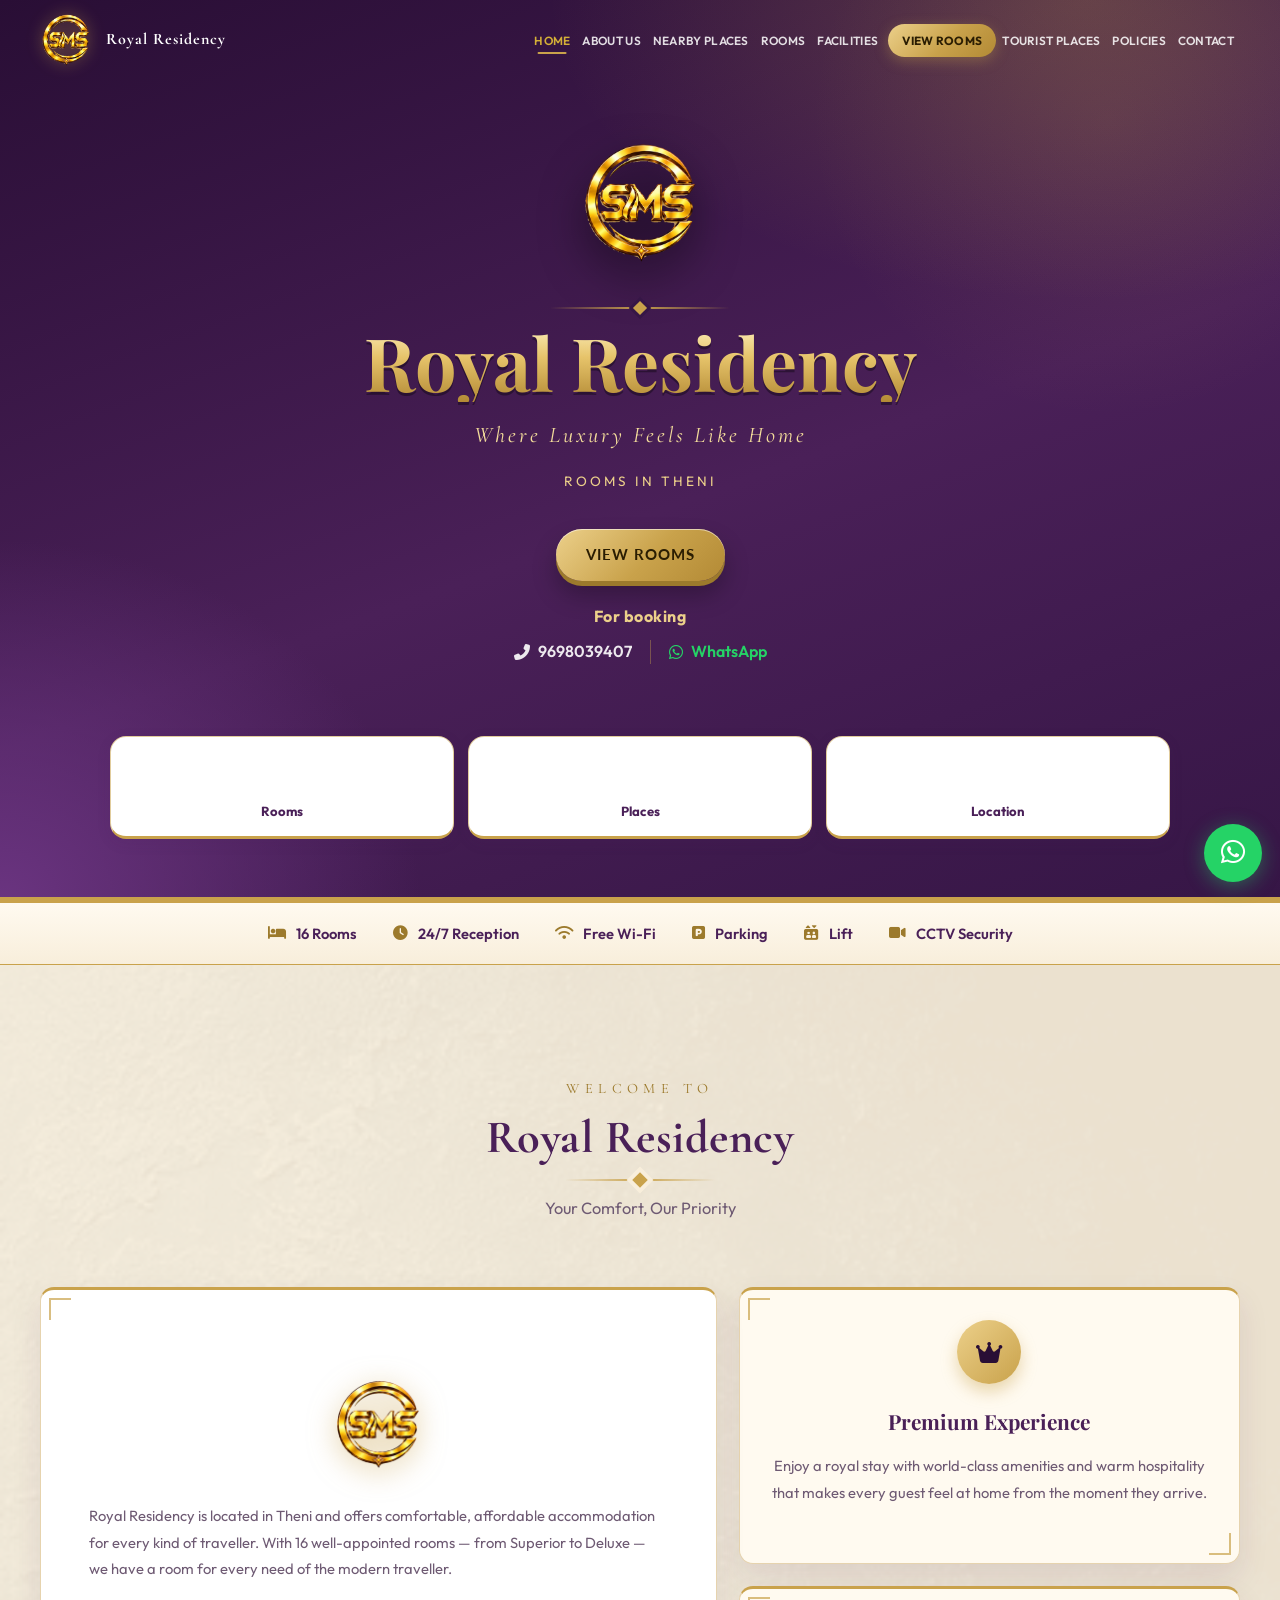
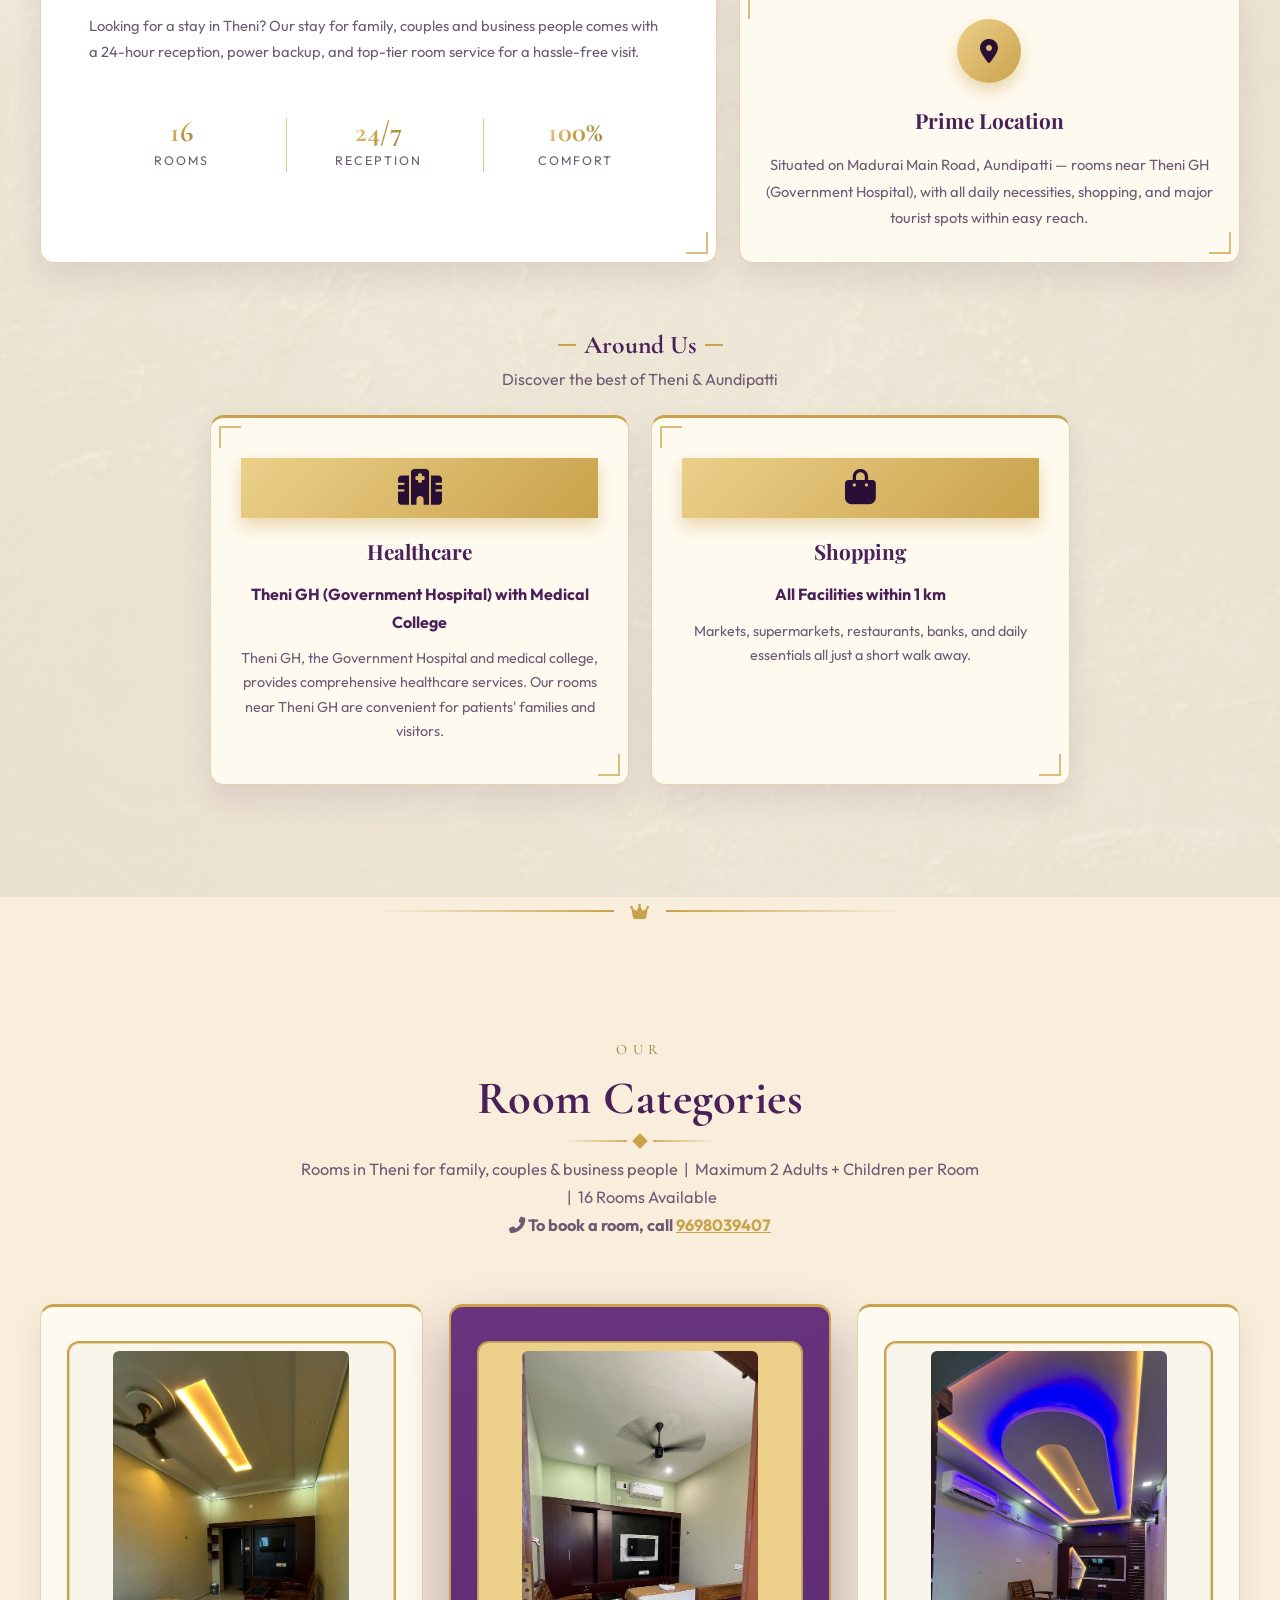
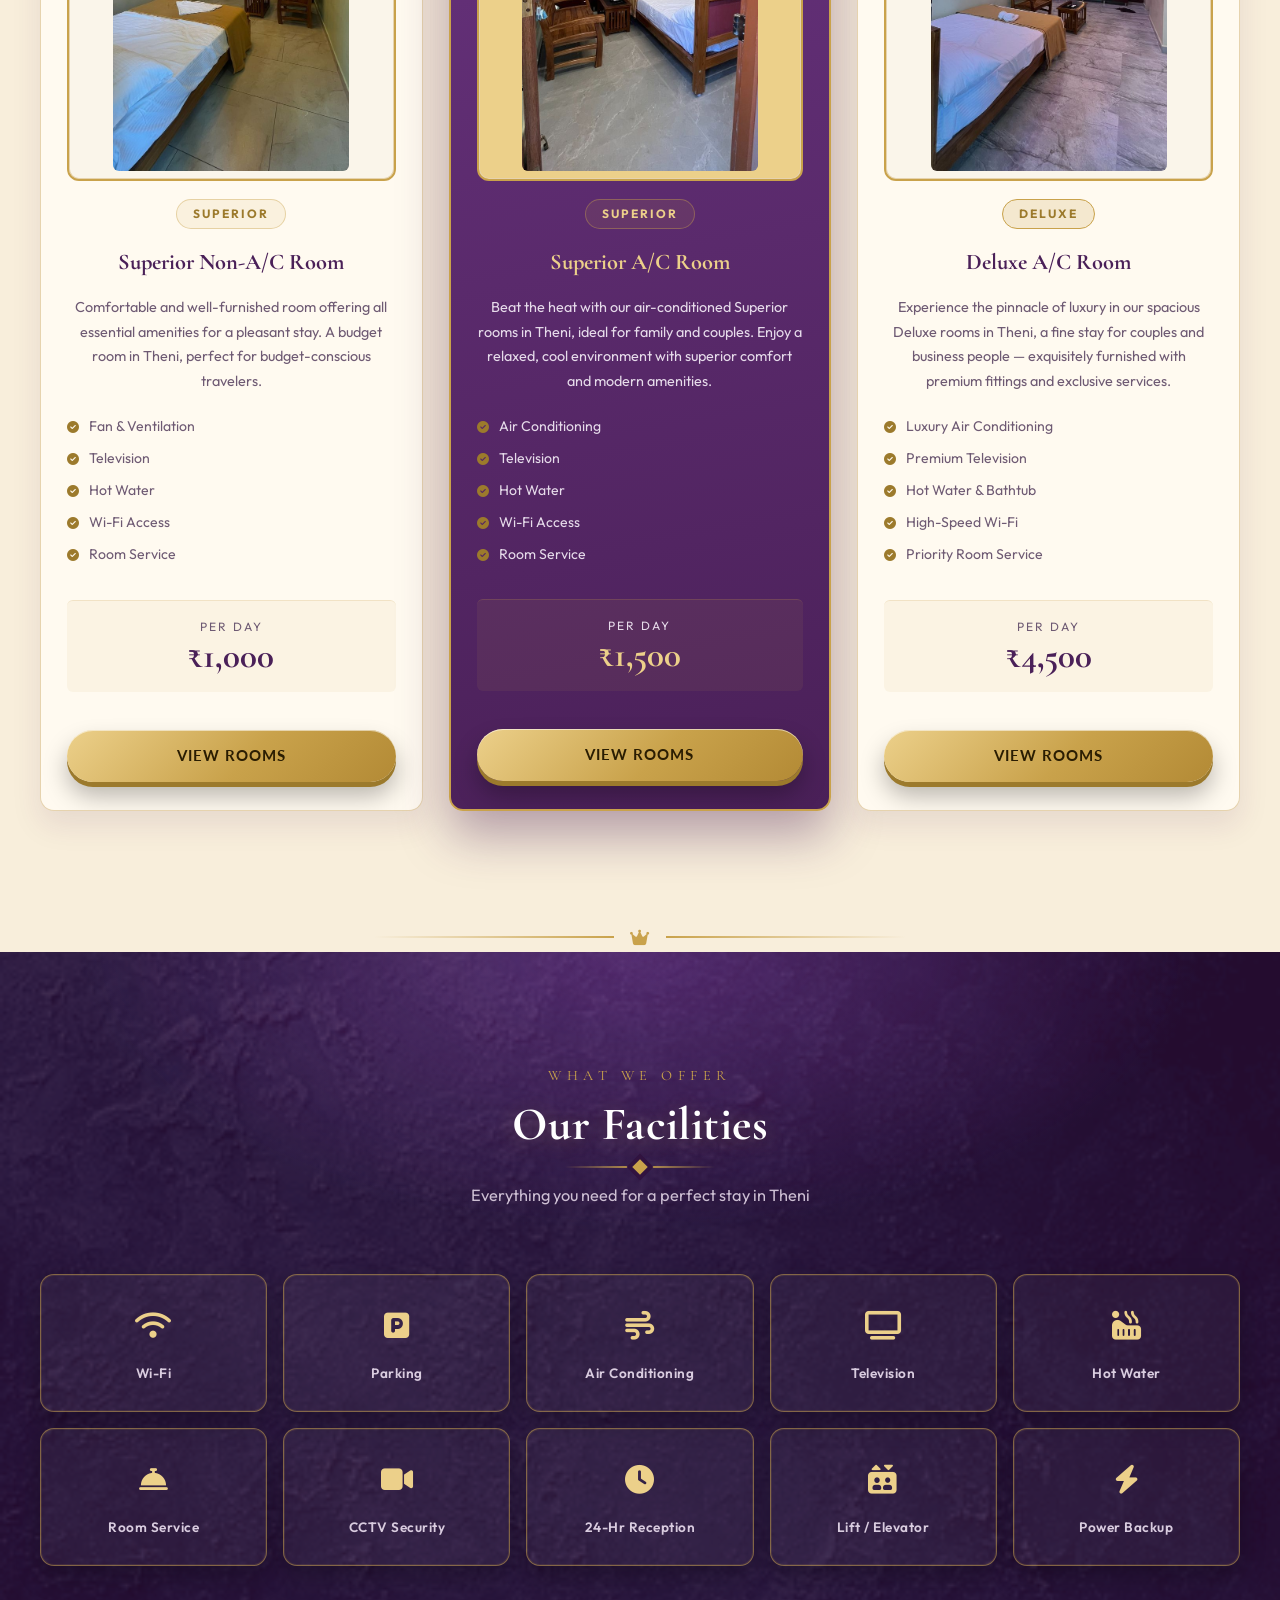
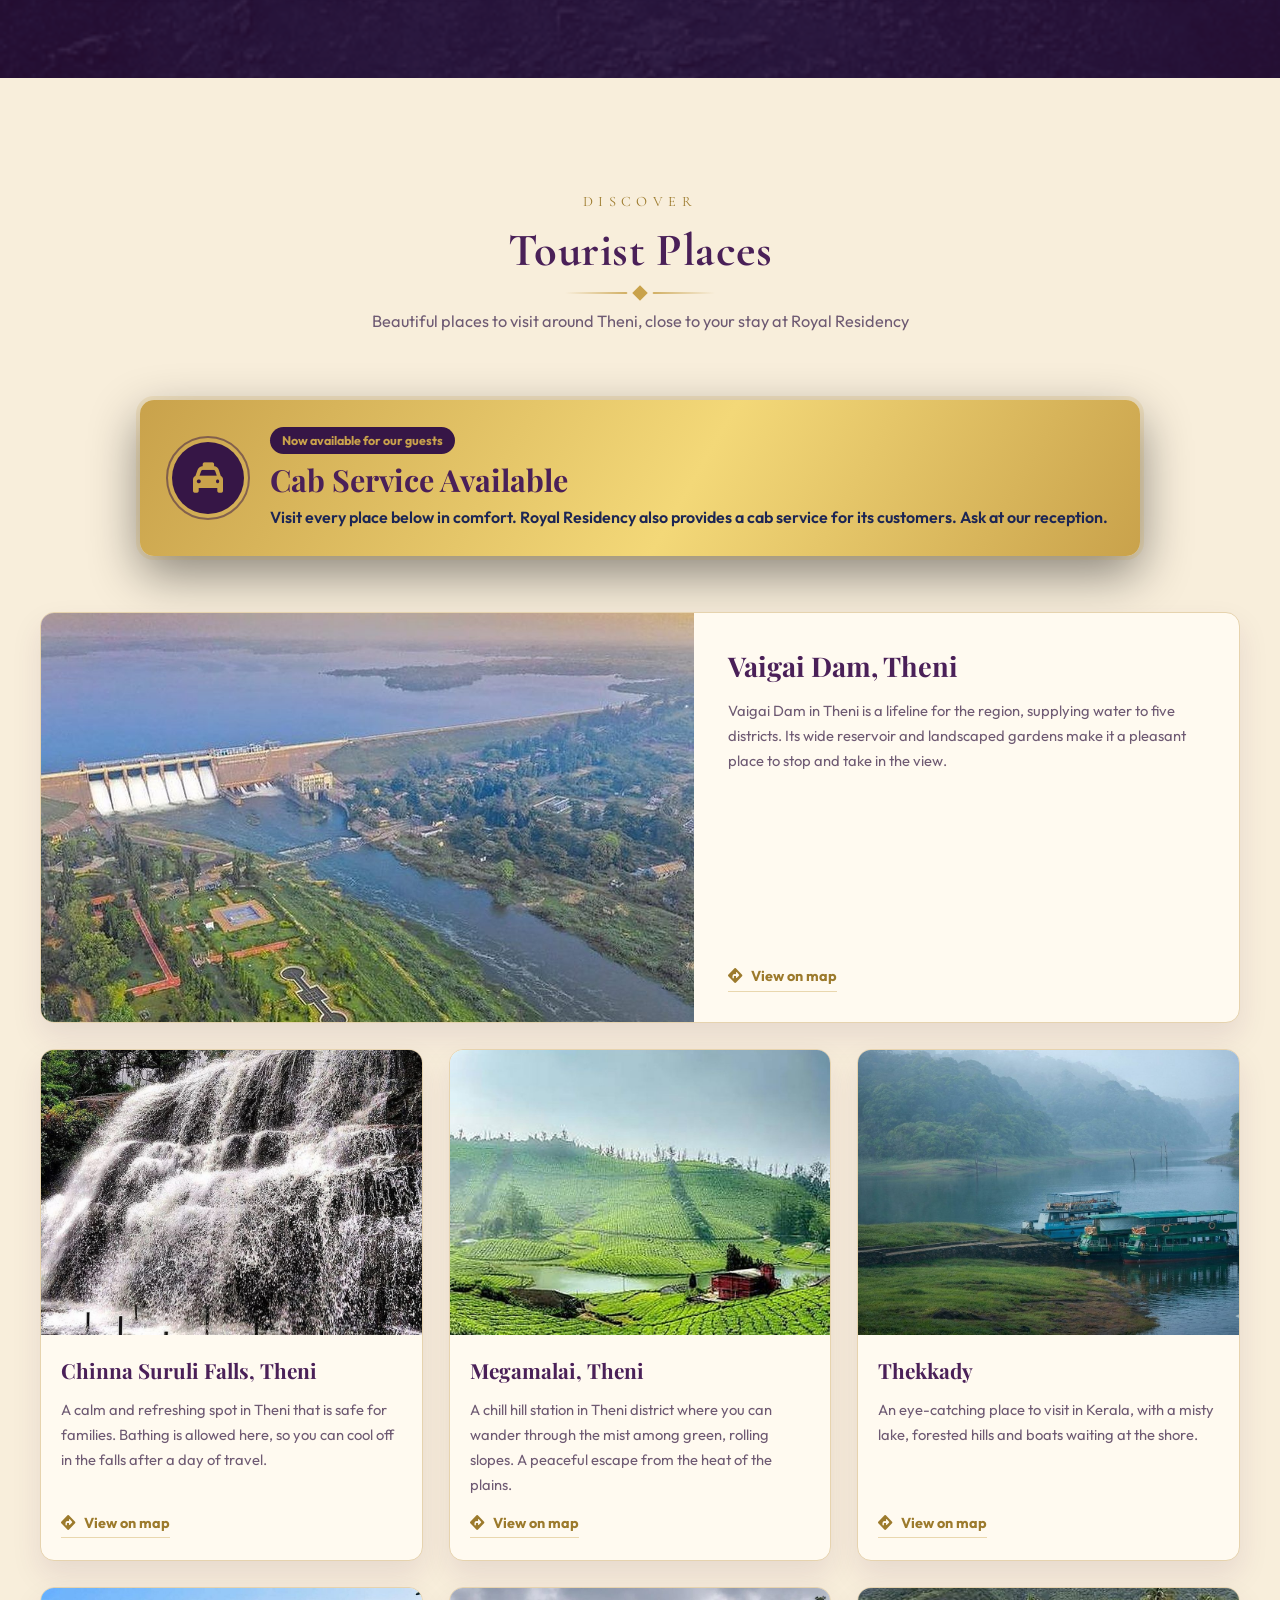
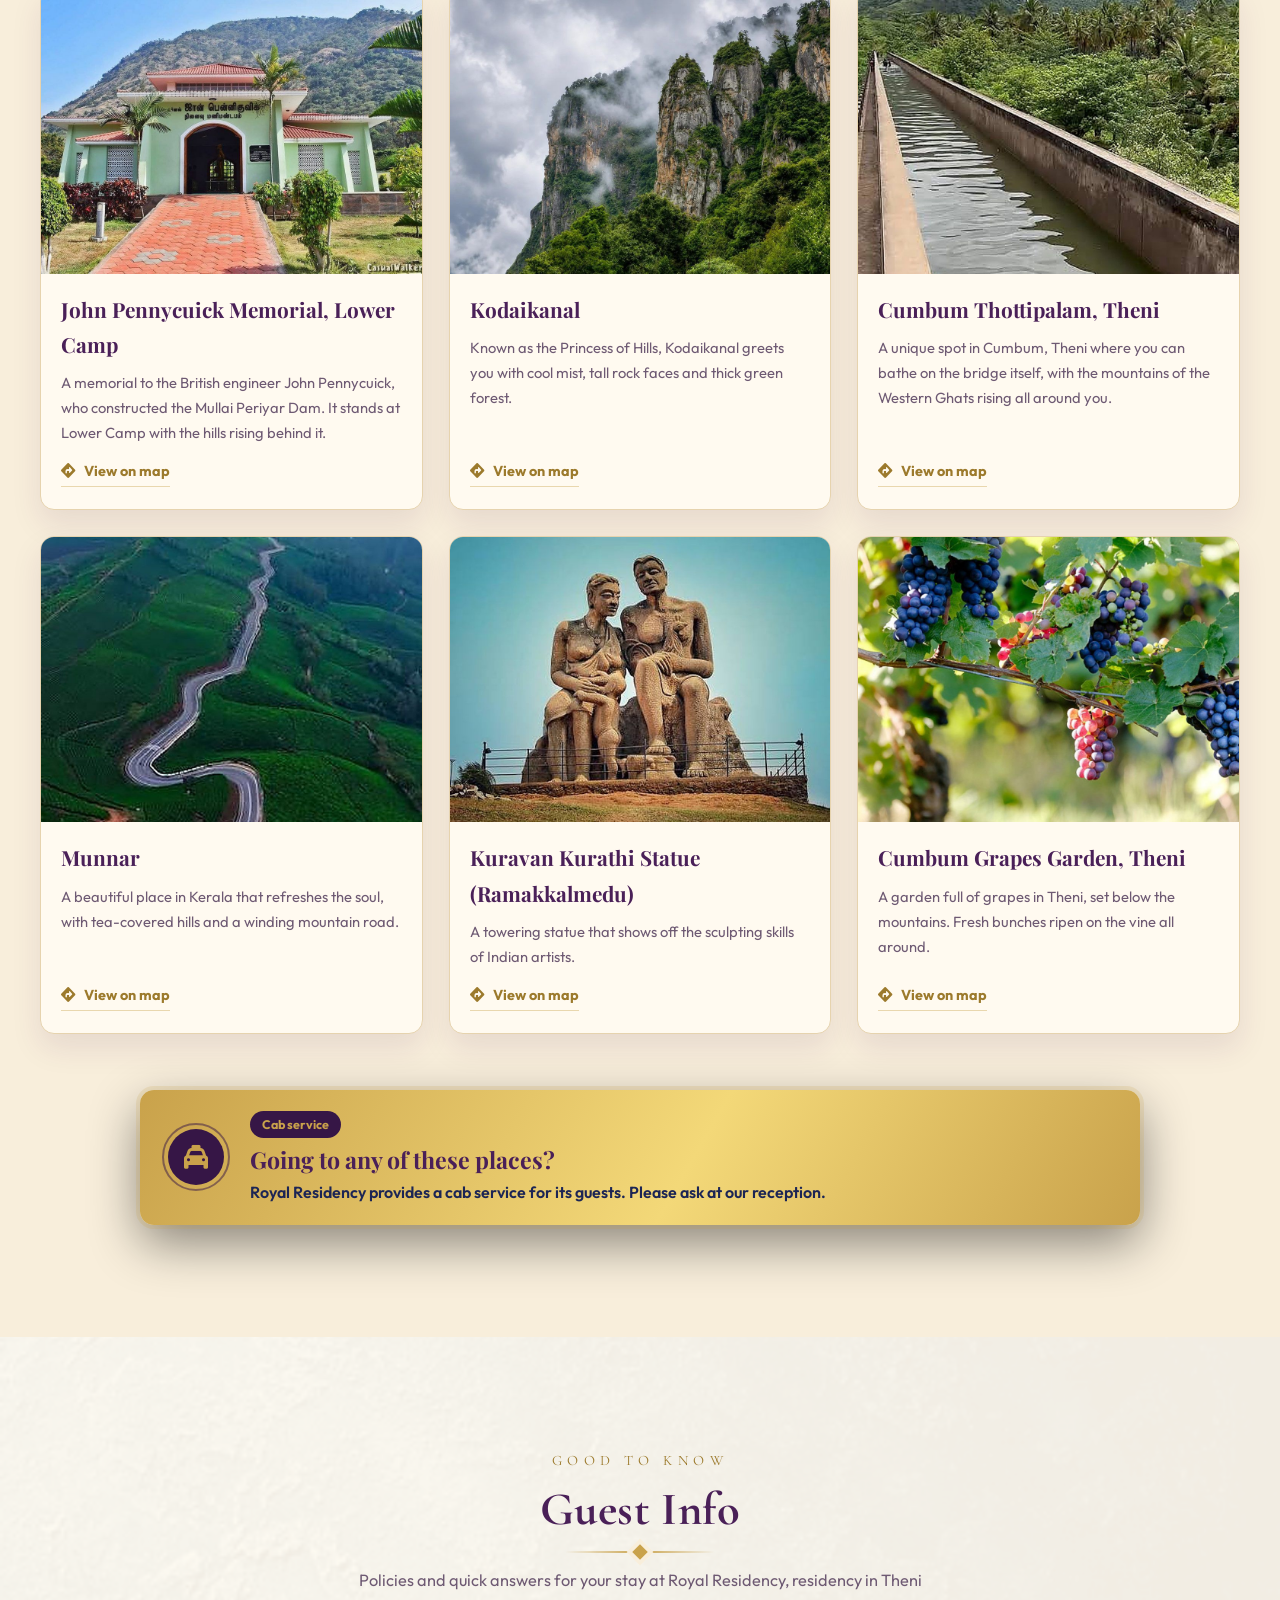
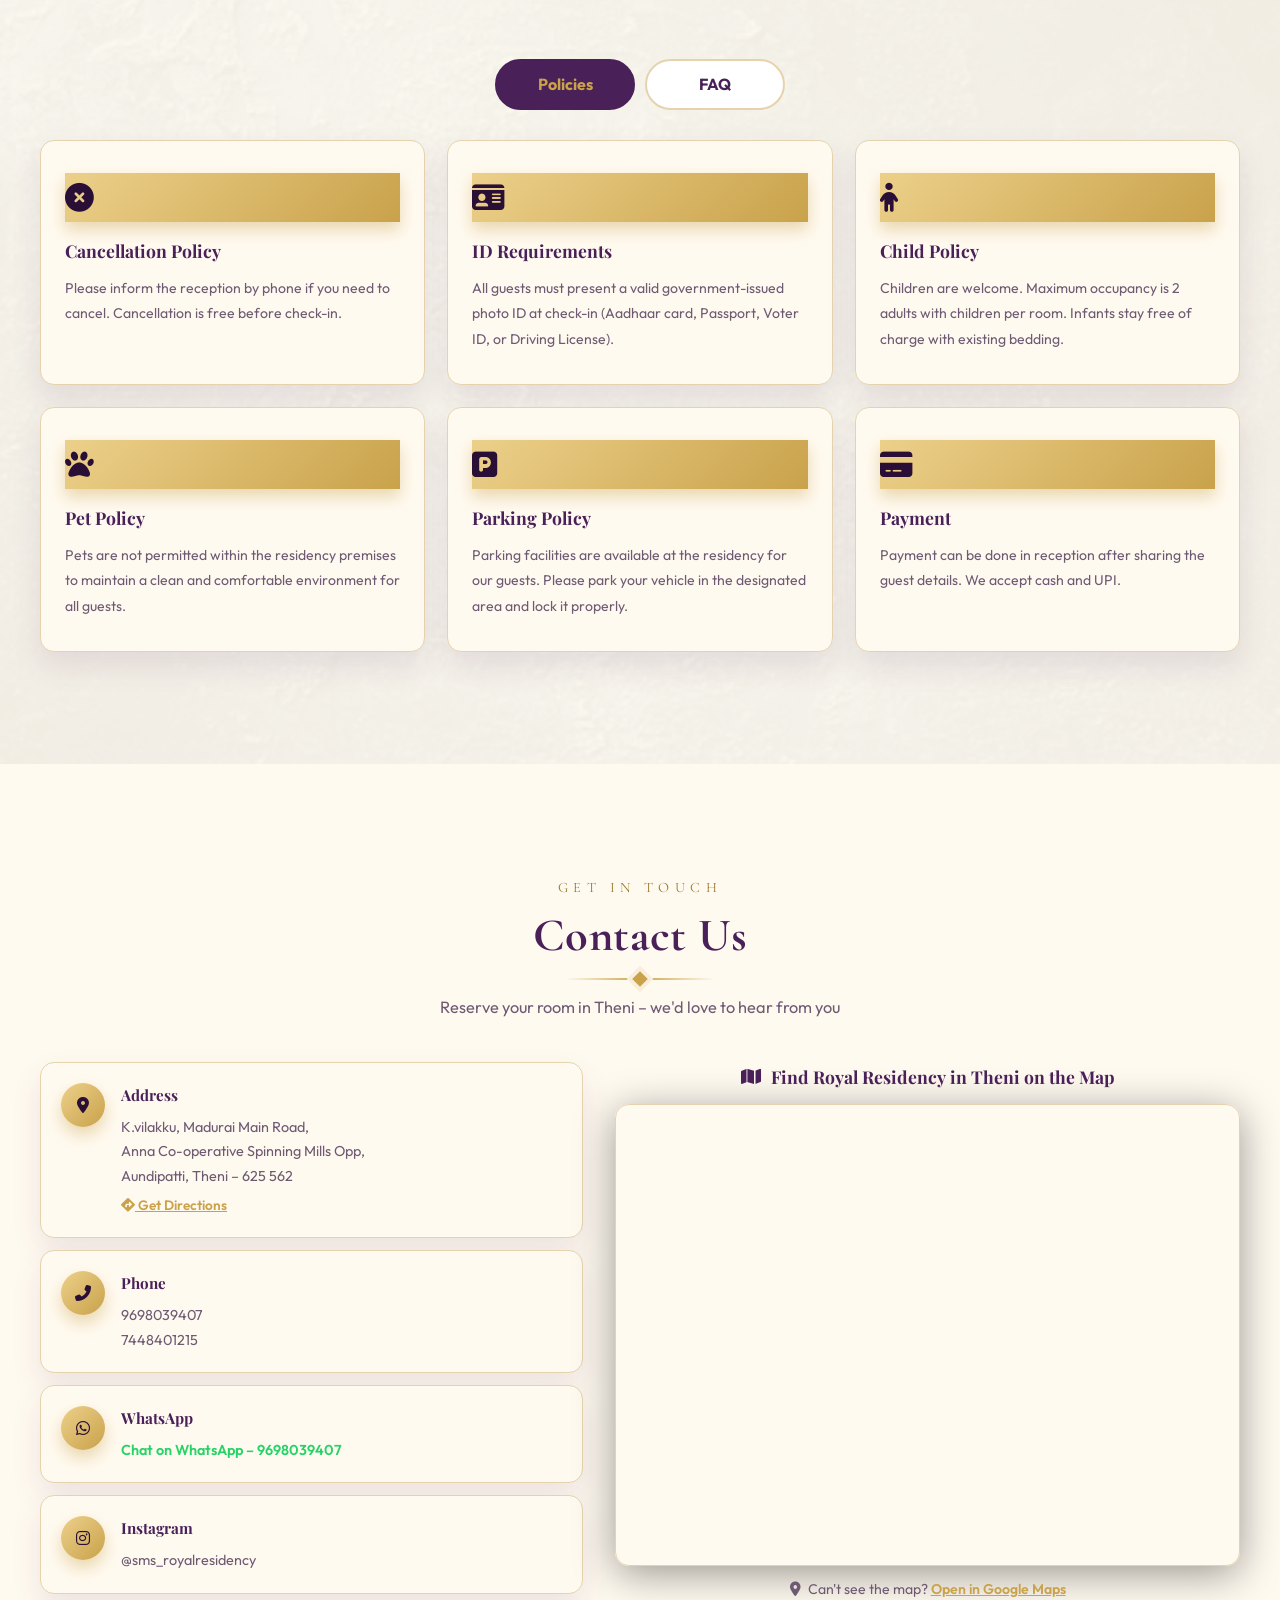
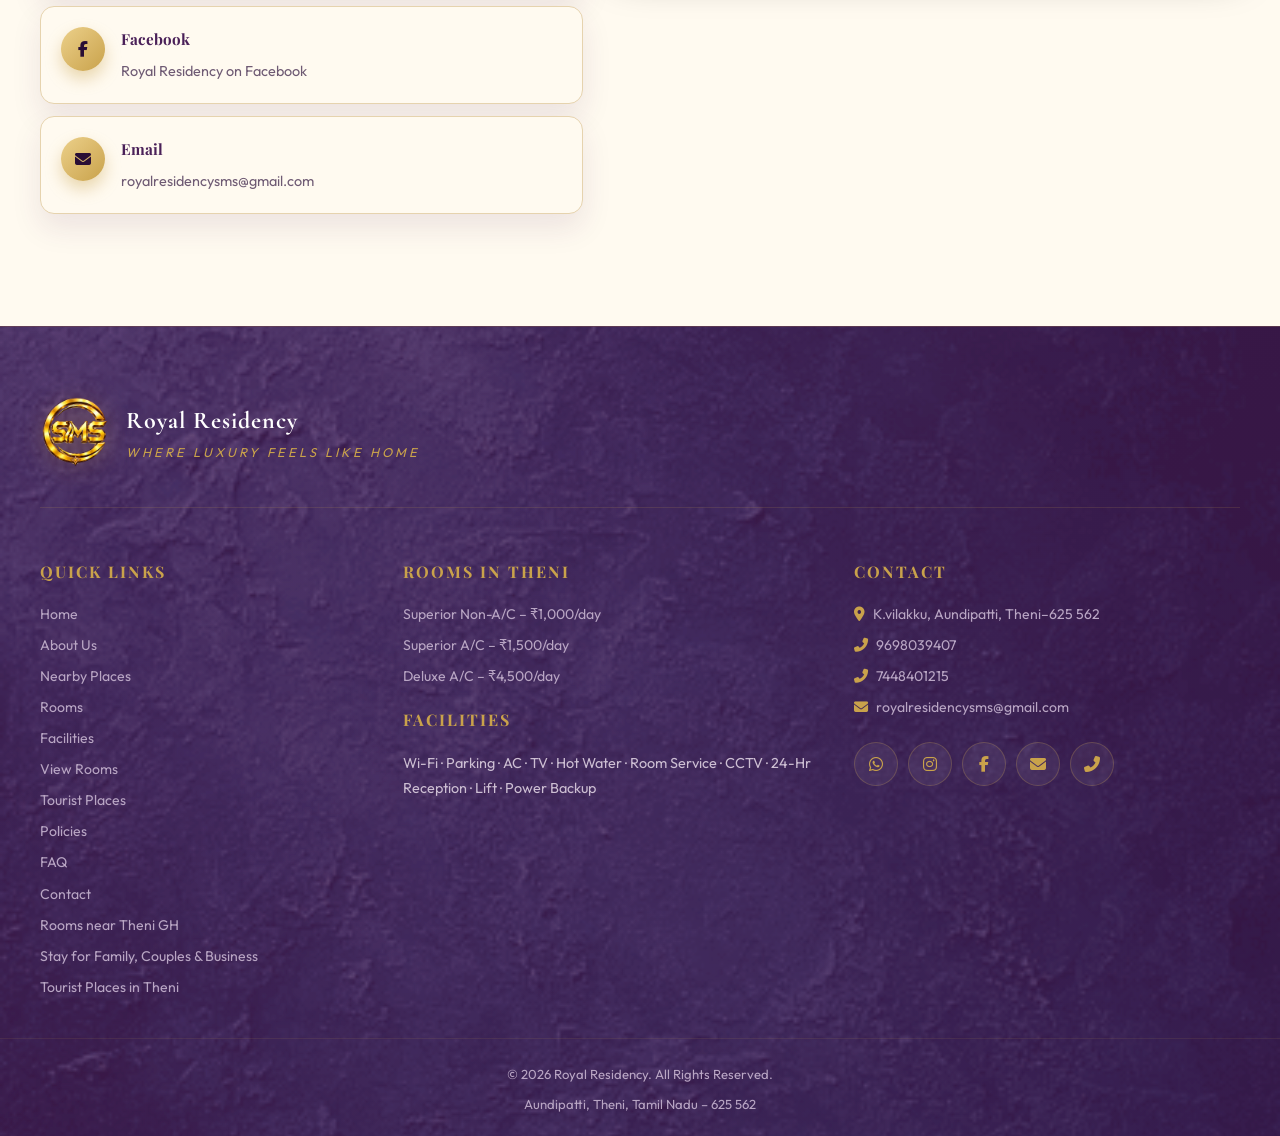
<file: index.html>
<!DOCTYPE html>
<html lang="en-IN">
<head>
  <meta charset="UTF-8" />
  <meta name="viewport" content="width=device-width, initial-scale=1.0" />
  <meta name="description" content="Rooms in Theni at Royal Residency – the best residency in Theni for stay for family, couples and business people. Non-A/C, A/C and Deluxe rooms near Theni GH (Government Hospital), Madurai Main Road, Aundipatti. Call or WhatsApp to reserve, pay at the residency." />
  <meta name="keywords" content="room in Theni, rooms in Theni, stay in Theni, stay for family, couples and business people, accommodation in Theni, residency in Theni, best residency in Theni, rooms near Theni GH, rooms near Theni Government Hospital" />
  <title>Rooms in Theni | Best Residency in Theni – Royal Residency, near Theni GH</title>
  <link rel="canonical" href="https://www.smsroyalresidency.com/" />
  <meta name="robots" content="index, follow, max-image-preview:large" />
  <meta name="theme-color" content="#4a2058" />
  <meta name="geo.region" content="IN-TN" />
  <meta name="geo.placename" content="Aundipatti, Theni" />
  <meta property="og:type" content="website" />
  <meta property="og:site_name" content="Royal Residency" />
  <meta property="og:locale" content="en_IN" />
  <meta property="og:title" content="Royal Residency – Rooms in Theni, Best Residency near Theni GH" />
  <meta property="og:description" content="Stay in Theni for family, couples and business people. Non-A/C, A/C and Deluxe rooms near Theni GH (Government Hospital). Call or WhatsApp to reserve, pay at the residency." />
  <meta property="og:url" content="https://www.smsroyalresidency.com/" />
  <meta property="og:image" content="https://www.smsroyalresidency.com/logo.png" />
  <meta name="twitter:card" content="summary" />
  <script type="application/ld+json">
  {
  "@context": "https://schema.org",
  "@type": "Hotel",
  "name": "Royal Residency",
  "description": "Best residency in Theni for rooms and accommodation in Theni: 16 rooms (Superior Non-A/C, Superior A/C and Deluxe A/C) for family, couples and business people, near Theni GH (Government Hospital). 24-hour reception, parking, Wi-Fi, power backup and lift.",
  "url": "https://www.smsroyalresidency.com/",
  "logo": "https://www.smsroyalresidency.com/logo.png",
  "image": "https://www.smsroyalresidency.com/logo.png",
  "telephone": "+919698039407",
  "email": "royalresidencysms@gmail.com",
  "priceRange": "₹1000 - ₹4500",
  "numberOfRooms": 16,
  "petsAllowed": false,
  "address": {
    "@type": "PostalAddress",
    "streetAddress": "K. Vilakku, Madurai Main Road, Opp. Anna Co-operative Spinning Mills",
    "addressLocality": "Aundipatti",
    "addressRegion": "Tamil Nadu",
    "postalCode": "625562",
    "addressCountry": "IN"
  },
  "hasMap": "https://www.google.com/maps/search/?api=1&query=SMS+Royal+Residency+K+Vilakku+Madurai+Main+Road+Aundipatti+Theni+Tamil+Nadu",
  "openingHoursSpecification": {
    "@type": "OpeningHoursSpecification",
    "dayOfWeek": [
      "Monday",
      "Tuesday",
      "Wednesday",
      "Thursday",
      "Friday",
      "Saturday",
      "Sunday"
    ],
    "opens": "00:00",
    "closes": "23:59"
  },
  "amenityFeature": [
    {
      "@type": "LocationFeatureSpecification",
      "name": "Free Wi-Fi",
      "value": true
    },
    {
      "@type": "LocationFeatureSpecification",
      "name": "Parking",
      "value": true
    },
    {
      "@type": "LocationFeatureSpecification",
      "name": "Air conditioning",
      "value": true
    },
    {
      "@type": "LocationFeatureSpecification",
      "name": "Hot water",
      "value": true
    },
    {
      "@type": "LocationFeatureSpecification",
      "name": "Room service",
      "value": true
    },
    {
      "@type": "LocationFeatureSpecification",
      "name": "24-hour reception",
      "value": true
    },
    {
      "@type": "LocationFeatureSpecification",
      "name": "Lift",
      "value": true
    },
    {
      "@type": "LocationFeatureSpecification",
      "name": "Power backup",
      "value": true
    },
    {
      "@type": "LocationFeatureSpecification",
      "name": "CCTV security",
      "value": true
    }
  ],
  "makesOffer": [
    {
      "@type": "Offer",
      "priceSpecification": {
        "@type": "UnitPriceSpecification",
        "price": 1000,
        "priceCurrency": "INR",
        "unitText": "night"
      },
      "itemOffered": {
        "@type": "HotelRoom",
        "name": "Superior Non-A/C Room",
        "description": "Fan, television, hot water, Wi-Fi and room service.",
        "occupancy": {
          "@type": "QuantitativeValue",
          "maxValue": 2
        }
      }
    },
    {
      "@type": "Offer",
      "priceSpecification": {
        "@type": "UnitPriceSpecification",
        "price": 1500,
        "priceCurrency": "INR",
        "unitText": "night"
      },
      "itemOffered": {
        "@type": "HotelRoom",
        "name": "Superior A/C Room",
        "description": "Air conditioning, television, hot water, Wi-Fi and room service.",
        "occupancy": {
          "@type": "QuantitativeValue",
          "maxValue": 2
        }
      }
    },
    {
      "@type": "Offer",
      "priceSpecification": {
        "@type": "UnitPriceSpecification",
        "price": 4500,
        "priceCurrency": "INR",
        "unitText": "night"
      },
      "itemOffered": {
        "@type": "HotelRoom",
        "name": "Deluxe A/C Room",
        "description": "Luxury air conditioning, premium television, hot water with bathtub, high-speed Wi-Fi and priority room service.",
        "occupancy": {
          "@type": "QuantitativeValue",
          "maxValue": 2
        }
      }
    }
  ],
  "sameAs": [
    "https://www.instagram.com/sms_royalresidency",
    "https://www.facebook.com/share/1FWTma77LX/"
  ]
}
  </script>
  <script type="application/ld+json">
  {
  "@context": "https://schema.org",
  "@type": "FAQPage",
  "mainEntity": [
    {
      "@type": "Question",
      "name": "Where is Royal Residency located?",
      "acceptedAnswer": {
        "@type": "Answer",
        "text": "Royal Residency is on Madurai Main Road, K. Vilakku, Aundipatti, Theni – 625 562, opposite Anna Co-operative Spinning Mills."
      }
    },
    {
      "@type": "Question",
      "name": "How many rooms are there and what are the rates?",
      "acceptedAnswer": {
        "@type": "Answer",
        "text": "We have 16 rooms: Superior Non-A/C at ₹1,000 per day, Superior A/C at ₹1,500 per day and Deluxe A/C at ₹4,500 per day."
      }
    },
    {
      "@type": "Question",
      "name": "How do I reserve a room?",
      "acceptedAnswer": {
        "@type": "Answer",
        "text": "Call 9698039407 or message us on WhatsApp to reserve a room. You can see every room and its photo on our View Rooms page."
      }
    },
    {
      "@type": "Question",
      "name": "How and when do I pay?",
      "acceptedAnswer": {
        "@type": "Answer",
        "text": "Payment is done in reception after you share the guest details, by cash or UPI. There is no online payment on this website."
      }
    },
    {
      "@type": "Question",
      "name": "How many guests can stay in one room?",
      "acceptedAnswer": {
        "@type": "Answer",
        "text": "Each room takes a maximum of 2 adults with children."
      }
    },
    {
      "@type": "Question",
      "name": "Which ID proof is needed at check-in?",
      "acceptedAnswer": {
        "@type": "Answer",
        "text": "Every guest needs a valid government photo ID: Aadhaar card, Passport, Voter ID or Driving License."
      }
    },
    {
      "@type": "Question",
      "name": "What facilities do you offer?",
      "acceptedAnswer": {
        "@type": "Answer",
        "text": "Wi-Fi, parking, air conditioning in A/C rooms, television, hot water, room service, CCTV security, a lift, power backup and a 24-hour reception."
      }
    },
    {
      "@type": "Question",
      "name": "What is near the residency?",
      "acceptedAnswer": {
        "@type": "Answer",
        "text": "Theni GH (Government Hospital) with Medical College is nearby, and shops, restaurants and banks are a short walk away. Popular places to visit around Theni include Vaigai Dam, Megamalai and Chinna Suruli Falls."
      }
    },
    {
      "@type": "Question",
      "name": "Which residency in Theni is good for family, couples and business people?",
      "acceptedAnswer": {
        "@type": "Answer",
        "text": "Royal Residency is a comfortable place to stay in Theni for families, couples and business people, with clean rooms in Non-A/C, A/C and Deluxe A/C categories, 24-hour reception, parking and Wi-Fi."
      }
    },
    {
      "@type": "Question",
      "name": "Are there rooms near Theni GH (Government Hospital)?",
      "acceptedAnswer": {
        "@type": "Answer",
        "text": "Yes. Royal Residency offers rooms in Theni near Theni GH (Government Hospital) with Medical College, a convenient accommodation in Theni for patients' families and visitors."
      }
    }
  ]
}
  </script>
  <link rel="icon" type="image/png" href="logo.png" />
  <link rel="apple-touch-icon" href="logo.png" />
  <link rel="stylesheet" href="site.css" />
  <link rel="preconnect" href="https://fonts.googleapis.com" />
  <link rel="preconnect" href="https://fonts.gstatic.com" crossorigin />
  <link href="https://fonts.googleapis.com/css2?family=Playfair+Display:wght@400;600;700;900&family=Outfit:wght@300;400;500;600;700&family=Lato:wght@300;400;600;700&family=Cormorant+Garamond:wght@400;500;600&display=swap" rel="stylesheet" />
  <!-- Font Awesome for icons -->
  <link rel="stylesheet" href="https://cdnjs.cloudflare.com/ajax/libs/font-awesome/6.5.0/css/all.min.css" />
</head>
<body>

  <!-- ===== STICKY HEADER / NAV ===== -->
  <header id="header">
    <div class="header-inner container">
      <div class="brand">
        <img src="logo.png" alt="Royal Residency Logo" class="nav-logo" />
        <div class="brand-text">
          <span class="brand-name">Royal Residency</span>
          <span class="brand-tagline">Where Luxury Feels Like Home</span>
        </div>
      </div>
      <nav id="nav">
        <ul class="nav-links">
          <li><a href="#home">Home</a></li>
          <li><a href="#about">About Us</a></li>
          <li><a href="#nearby">Nearby Places</a></li>
          <li><a href="#rooms">Rooms</a></li>
          <li><a href="#facilities">Facilities</a></li>
          <li class="nav-book"><a href="rooms.html">View Rooms</a></li>
          <li><a href="#tourist-places">Tourist Places</a></li>
          <li><a href="#info">Policies</a></li>
          <li><a href="#contact">Contact</a></li>
        </ul>
      </nav>
      <button class="hamburger" id="hamburger" aria-label="Toggle menu">
        <span></span><span></span><span></span>
      </button>
    </div>
  </header>

  <!-- Mobile Menu -->
  <div class="mobile-menu" id="mobileMenu">
    <ul>
      <li><a href="#home" onclick="closeMobileMenu()">Home</a></li>
      <li><a href="#about" onclick="closeMobileMenu()">About Us</a></li>
      <li><a href="#nearby" onclick="closeMobileMenu()">Nearby Places</a></li>
      <li><a href="#rooms" onclick="closeMobileMenu()">Rooms</a></li>
      <li><a href="#facilities" onclick="closeMobileMenu()">Facilities</a></li>
      <li class="mm-book"><a href="rooms.html" onclick="closeMobileMenu()">View Rooms</a></li>
      <li><a href="#tourist-places" onclick="closeMobileMenu()">Tourist Places</a></li>
      <li><a href="#info" onclick="closeMobileMenu()">Policies</a></li>
      <li><a href="#contact" onclick="closeMobileMenu()">Contact</a></li>
    </ul>
  </div>

  <!-- ===== HERO SECTION ===== -->
  <section id="home" class="hero">
    <div class="hero-overlay"></div>
    <div class="hero-content">
      <div class="hero-badge">
        <img src="logo.png" alt="Royal Residency Logo" class="hero-logo" />
      </div>
      <div class="gold-divider-h"></div>
      <h1 class="hero-title">
        <span class="royal-text">Royal Residency</span><span style="position:absolute;width:1px;height:1px;margin:-1px;padding:0;overflow:hidden;clip:rect(0,0,0,0);white-space:nowrap;border:0"> – Rooms in Theni</span>
      </h1>
      <p class="hero-tagline">Where Luxury Feels Like Home</p>
      <div class="hero-sub-tags">
        <span>Rooms in Theni</span>
      </div>
      <div class="hero-actions">
        <a href="rooms.html" class="btn-gold">View Rooms</a>
      </div>
      <p class="hero-call">For booking</p>
      <div class="hero-quick-contact">
        <a href="tel:9698039407" class="quick-phone">
          <i class="fas fa-phone-alt"></i> 9698039407
        </a>
        <span class="divider-v"></span>
        <a href="https://wa.me/919698039407" target="_blank" rel="noopener" class="quick-whatsapp">
          <i class="fab fa-whatsapp"></i> WhatsApp
        </a>
      </div>
    </div>
    <div class="qa-wrap">
      <div class="qa-tiles">
        <a href="#rooms"><i class="fas fa-bed"></i>Rooms</a>
        <a href="#tourist-places"><i class="fas fa-map-marked-alt"></i>Places</a>
        <a href="#contact"><i class="fas fa-map-marker-alt"></i>Location</a>
      </div>
    </div>
    <div class="hero-scroll-cue">
      <span>Scroll Down</span>
      <i class="fas fa-chevron-down bounce"></i>
    </div>
  </section>

  <!-- ===== TRUST STRIP ===== -->
  <section class="trust-strip" aria-label="Highlights">
    <div class="container">
      <ul class="trust-list">
        <li><i class="fas fa-bed"></i> 16 Rooms</li>
        <li><i class="fas fa-clock"></i> 24/7 Reception</li>
        <li><i class="fas fa-wifi"></i> Free Wi-Fi</li>
        <li><i class="fas fa-parking"></i> Parking</li>
        <li><i class="fas fa-elevator"></i> Lift</li>
        <li><i class="fas fa-video"></i> CCTV Security</li>
      </ul>
    </div>
  </section>

  <!-- ===== ABOUT SECTION ===== -->
  <section id="about" class="section about-section cs">
    <div class="texture-overlay"></div>
    <div class="container">
      <div class="section-header">
        <p class="section-pre">Welcome To</p>
        <h2 class="section-title">Royal Residency</h2>
        <div class="gold-line"></div>
        <p class="section-sub">Your Comfort, Our Priority</p>
      </div>
      <div class="about-grid">
        <div class="about-card">
          <div class="about-icon"><i class="fas fa-crown"></i></div>
          <h3>Premium Experience</h3>
          <p>Enjoy a royal stay with world-class amenities and warm hospitality that makes every guest feel at home from the moment they arrive.</p>
        </div>
        <div class="about-card about-card--center">
          <div class="about-main-content">
            <img src="logo.png" alt="Royal Residency" class="about-logo" />
            <p>Royal Residency is located in Theni and offers comfortable, affordable accommodation for every kind of traveller. With 16 well-appointed rooms — from Superior to Deluxe — we have a room for every need of the modern traveller.</p>
            <p>Looking for a stay in Theni? Our stay for family, couples and business people comes with a 24-hour reception, power backup, and top-tier room service for a hassle-free visit.</p>
            <div class="stat-row">
              <div class="stat"><span class="stat-num">16</span><span class="stat-label">Rooms</span></div>
              <div class="stat"><span class="stat-num">24/7</span><span class="stat-label">Reception</span></div>
              <div class="stat"><span class="stat-num">100%</span><span class="stat-label">Comfort</span></div>
            </div>
          </div>
        </div>
        <div class="about-card">
          <div class="about-icon"><i class="fas fa-map-marker-alt"></i></div>
          <h3>Prime Location</h3>
          <p>Situated on Madurai Main Road, Aundipatti — rooms near Theni GH (Government Hospital), with all daily necessities, shopping, and major tourist spots within easy reach.</p>
        </div>
      </div>
      <div class="around" id="nearby">
        <div class="around-head">
          <h3>Around Us</h3>
          <p>Discover the best of Theni &amp; Aundipatti</p>
        </div>
        <div class="nearby-grid">
        <div class="nearby-card">
          <div class="nearby-icon"><i class="fas fa-hospital-alt"></i></div>
          <h3>Healthcare</h3>
          <p class="nearby-place">Theni GH (Government Hospital) with Medical College</p>
          <p class="nearby-desc">Theni GH, the Government Hospital and medical college, provides comprehensive healthcare services. Our rooms near Theni GH are convenient for patients' families and visitors.</p>
        </div>
        <div class="nearby-card">
          <div class="nearby-icon"><i class="fas fa-shopping-bag"></i></div>
          <h3>Shopping</h3>
          <p class="nearby-place">All Facilities within 1 km</p>
          <p class="nearby-desc">Markets, supermarkets, restaurants, banks, and daily essentials all just a short walk away.</p>
        </div>
      </div>
      </div>
    </div>
  </section>

  <div class="gold-orn" aria-hidden="true"><span></span><i class="fas fa-crown"></i><span></span></div>

  <!-- ===== ROOMS SECTION ===== -->
  <section id="rooms" class="section rooms-section cs">
    <div class="container">
      <div class="section-header">
        <p class="section-pre">Our</p>
        <h2 class="section-title">Room Categories</h2>
        <div class="gold-line"></div>
        <p class="section-sub">Rooms in Theni for family, couples &amp; business people &nbsp;|&nbsp; Maximum 2 Adults + Children per Room &nbsp;|&nbsp; 16 Rooms Available</p>
        <p class="section-sub rooms-call"><i class="fas fa-phone-alt"></i> To book a room, call <a href="tel:9698039407"><strong>9698039407</strong></a></p>
      </div>

      <div class="rooms-grid">

        <!-- Standard Non-AC -->
        <div class="room-card">
          <figure class="room-photo"><img src="images/rooms/sms-royal-residency-superior-non-ac-room-101-card-theni.jpg" alt="Superior Non-A/C room in Theni – SMS Royal Residency" width="600" height="1067" loading="lazy" decoding="async" /></figure>
          <div class="room-badge">Superior</div>
          <h3 class="room-title">Superior Non-A/C Room</h3>
          <p class="room-desc">Comfortable and well-furnished room offering all essential amenities for a pleasant stay. A budget room in Theni, perfect for budget-conscious travelers.</p>
          <ul class="room-features">
            <li><i class="fas fa-check-circle"></i> Fan &amp; Ventilation</li>
            <li><i class="fas fa-check-circle"></i> Television</li>
            <li><i class="fas fa-check-circle"></i> Hot Water</li>
            <li><i class="fas fa-check-circle"></i> Wi-Fi Access</li>
            <li><i class="fas fa-check-circle"></i> Room Service</li>
          </ul>
          <div class="room-price">
            <span class="price-label">Per Day</span>
            <span class="price-amount">₹1,000</span>
          </div>
          <a href="rooms.html#non-ac" class="btn-gold btn-room">View Rooms</a>
        </div>

        <!-- Standard AC -->
        <div class="room-card room-card--featured">
          <figure class="room-photo"><img src="images/rooms/sms-royal-residency-superior-ac-room-201-206-card-theni.jpg" alt="Superior A/C room in Theni – SMS Royal Residency" width="600" height="1067" loading="lazy" decoding="async" /></figure>
          <div class="room-badge">Superior</div>
          <h3 class="room-title">Superior A/C Room</h3>
          <p class="room-desc">Beat the heat with our air-conditioned Superior rooms in Theni, ideal for family and couples. Enjoy a relaxed, cool environment with superior comfort and modern amenities.</p>
          <ul class="room-features">
            <li><i class="fas fa-check-circle"></i> Air Conditioning</li>
            <li><i class="fas fa-check-circle"></i> Television</li>
            <li><i class="fas fa-check-circle"></i> Hot Water</li>
            <li><i class="fas fa-check-circle"></i> Wi-Fi Access</li>
            <li><i class="fas fa-check-circle"></i> Room Service</li>
          </ul>
          <div class="room-price">
            <span class="price-label">Per Day</span>
            <span class="price-amount">₹1,500</span>
          </div>
          <a href="rooms.html#ac" class="btn-gold btn-room">View Rooms</a>
        </div>

        <!-- Deluxe AC -->
        <div class="room-card">
          <figure class="room-photo"><img src="images/rooms/sms-royal-residency-deluxe-ac-room-303-a-card-theni.jpg" alt="Deluxe A/C room in Theni – SMS Royal Residency" width="600" height="1067" loading="lazy" decoding="async" /></figure>
          <div class="room-badge room-badge--deluxe">Deluxe</div>
          <h3 class="room-title">Deluxe A/C Room</h3>
          <p class="room-desc">Experience the pinnacle of luxury in our spacious Deluxe rooms in Theni, a fine stay for couples and business people — exquisitely furnished with premium fittings and exclusive services.</p>
          <ul class="room-features">
            <li><i class="fas fa-check-circle"></i> Luxury Air Conditioning</li>
            <li><i class="fas fa-check-circle"></i> Premium Television</li>
            <li><i class="fas fa-check-circle"></i> Hot Water &amp; Bathtub</li>
            <li><i class="fas fa-check-circle"></i> High-Speed Wi-Fi</li>
            <li><i class="fas fa-check-circle"></i> Priority Room Service</li>
          </ul>
          <div class="room-price">
            <span class="price-label">Per Day</span>
            <span class="price-amount">₹4,500</span>
          </div>
          <a href="rooms.html#deluxe" class="btn-gold btn-room">View Rooms</a>
        </div>

      </div>
    </div>
  </section>

  <div class="gold-orn" aria-hidden="true"><span></span><i class="fas fa-crown"></i><span></span></div>

  <!-- ===== FACILITIES SECTION ===== -->
  <section id="facilities" class="section facilities-section">
    <div class="texture-overlay"></div>
    <div class="container">
      <div class="section-header">
        <p class="section-pre">What We Offer</p>
        <h2 class="section-title">Our Facilities</h2>
        <div class="gold-line"></div>
        <p class="section-sub">Everything you need for a perfect stay in Theni</p>
      </div>
      <div class="facilities-grid">
        <div class="facility-card">
          <div class="facility-icon"><i class="fas fa-wifi"></i></div>
          <span>Wi-Fi</span>
        </div>
        <div class="facility-card">
          <div class="facility-icon"><i class="fas fa-parking"></i></div>
          <span>Parking</span>
        </div>
        <div class="facility-card">
          <div class="facility-icon"><i class="fas fa-wind"></i></div>
          <span>Air Conditioning</span>
        </div>
        <div class="facility-card">
          <div class="facility-icon"><i class="fas fa-tv"></i></div>
          <span>Television</span>
        </div>
        <div class="facility-card">
          <div class="facility-icon"><i class="fas fa-hot-tub"></i></div>
          <span>Hot Water</span>
        </div>
        <div class="facility-card">
          <div class="facility-icon"><i class="fas fa-concierge-bell"></i></div>
          <span>Room Service</span>
        </div>
        <div class="facility-card">
          <div class="facility-icon"><i class="fas fa-video"></i></div>
          <span>CCTV Security</span>
        </div>
        <div class="facility-card">
          <div class="facility-icon"><i class="fas fa-clock"></i></div>
          <span>24-Hr Reception</span>
        </div>
        <div class="facility-card">
          <div class="facility-icon"><i class="fas fa-elevator"></i></div>
          <span>Lift / Elevator</span>
        </div>
        <div class="facility-card">
          <div class="facility-icon"><i class="fas fa-bolt"></i></div>
          <span>Power Backup</span>
        </div>
      </div>
    </div>
  </section>

  <!-- ===== TOURIST PLACES SECTION ===== -->
  <section id="tourist-places" class="section tourist-section cs">
    <div class="container">
      <div class="section-header">
        <p class="section-pre">Discover</p>
        <h2 class="section-title">Tourist Places</h2>
        <div class="gold-line"></div>
        <p class="section-sub">Beautiful places to visit around Theni, close to your stay at Royal Residency</p>
      </div>
      <aside class="tp-cab" aria-label="Cab service">
        <div class="tp-cab-icon"><i class="fas fa-taxi"></i></div>
        <div class="tp-cab-text">
          <span class="tp-cab-tag">Now available for our guests</span>
          <h3>Cab Service Available</h3>
          <p>Visit every place below in comfort. Royal Residency also provides a cab service for its customers. Ask at our reception.</p>
        </div>
      </aside>
      <div class="tp-list" id="gallery">
        <article class="tp-item">
          <figure class="tp-photo"><img src="images/vaigai-dam-theni.jpg" alt="Vaigai Dam, Theni – reservoir and gardens" width="1000" height="750" loading="lazy" decoding="async" /></figure>
          <div class="tp-body">
            <h3>Vaigai Dam, Theni</h3>
            <p>Vaigai Dam in Theni is a lifeline for the region, supplying water to five districts. Its wide reservoir and landscaped gardens make it a pleasant place to stop and take in the view.</p>
            <a class="tp-map" href="https://www.google.com/maps/search/?api=1&amp;query=Vaigai+Dam+Theni" target="_blank" rel="noopener"><i class="fas fa-directions"></i> View on map</a>
          </div>
        </article>
        <article class="tp-item">
          <figure class="tp-photo"><img src="images/chinna-suruli-falls-theni.jpg" alt="Chinna Suruli Falls, Theni – cascading over rocks" width="1000" height="750" loading="lazy" decoding="async" /></figure>
          <div class="tp-body">
            <h3>Chinna Suruli Falls, Theni</h3>
            <p>A calm and refreshing spot in Theni that is safe for families. Bathing is allowed here, so you can cool off in the falls after a day of travel.</p>
            <a class="tp-map" href="https://www.google.com/maps/search/?api=1&amp;query=Chinna+Suruli+Falls+Theni" target="_blank" rel="noopener"><i class="fas fa-directions"></i> View on map</a>
          </div>
        </article>
        <article class="tp-item">
          <figure class="tp-photo"><img src="images/megamalai-theni.jpg" alt="Megamalai, Theni – misty green hills" width="1000" height="750" loading="lazy" decoding="async" /></figure>
          <div class="tp-body">
            <h3>Megamalai, Theni</h3>
            <p>A chill hill station in Theni district where you can wander through the mist among green, rolling slopes. A peaceful escape from the heat of the plains.</p>
            <a class="tp-map" href="https://www.google.com/maps/search/?api=1&amp;query=Megamalai+Theni" target="_blank" rel="noopener"><i class="fas fa-directions"></i> View on map</a>
          </div>
        </article>
        <article class="tp-item">
          <figure class="tp-photo"><img src="images/thekkady.jpg" alt="Boats on the misty lake at Thekkady" width="1000" height="750" loading="lazy" decoding="async" /></figure>
          <div class="tp-body">
            <h3>Thekkady</h3>
            <p>An eye-catching place to visit in Kerala, with a misty lake, forested hills and boats waiting at the shore.</p>
            <a class="tp-map" href="https://www.google.com/maps/search/?api=1&amp;query=Thekkady+Kerala" target="_blank" rel="noopener"><i class="fas fa-directions"></i> View on map</a>
          </div>
        </article>
        <article class="tp-item">
          <figure class="tp-photo"><img src="images/pennycuick-memorial.jpg" alt="John Pennycuick Memorial hall at Lower Camp" width="1000" height="750" loading="lazy" decoding="async" /></figure>
          <div class="tp-body">
            <h3>John Pennycuick Memorial, Lower Camp</h3>
            <p>A memorial to the British engineer John Pennycuick, who constructed the Mullai Periyar Dam. It stands at Lower Camp with the hills rising behind it.</p>
            <a class="tp-map" href="https://www.google.com/maps/search/?api=1&amp;query=John+Pennycuick+Memorial+Lower+Camp" target="_blank" rel="noopener"><i class="fas fa-directions"></i> View on map</a>
          </div>
        </article>
        <article class="tp-item">
          <figure class="tp-photo"><img src="images/kodaikanal.jpg" alt="Misty rock cliffs and green forest at Kodaikanal" width="1000" height="750" loading="lazy" decoding="async" /></figure>
          <div class="tp-body">
            <h3>Kodaikanal</h3>
            <p>Known as the Princess of Hills, Kodaikanal greets you with cool mist, tall rock faces and thick green forest.</p>
            <a class="tp-map" href="https://www.google.com/maps/search/?api=1&amp;query=Kodaikanal" target="_blank" rel="noopener"><i class="fas fa-directions"></i> View on map</a>
          </div>
        </article>
        <article class="tp-item">
          <figure class="tp-photo"><img src="images/cumbum-thottipalam-theni.jpg" alt="Cumbum Thottipalam, Theni – water channel with Western Ghats mountains behind" width="1000" height="750" loading="lazy" decoding="async" /></figure>
          <div class="tp-body">
            <h3>Cumbum Thottipalam, Theni</h3>
            <p>A unique spot in Cumbum, Theni where you can bathe on the bridge itself, with the mountains of the Western Ghats rising all around you.</p>
            <a class="tp-map" href="https://www.google.com/maps/search/?api=1&amp;query=Cumbum+Thottipalam+Theni" target="_blank" rel="noopener"><i class="fas fa-directions"></i> View on map</a>
          </div>
        </article>
        <article class="tp-item">
          <figure class="tp-photo"><img src="images/munnar.jpg" alt="Winding road through tea hills at Munnar" width="1000" height="750" loading="lazy" decoding="async" /></figure>
          <div class="tp-body">
            <h3>Munnar</h3>
            <p>A beautiful place in Kerala that refreshes the soul, with tea-covered hills and a winding mountain road.</p>
            <a class="tp-map" href="https://www.google.com/maps/search/?api=1&amp;query=Munnar+Kerala" target="_blank" rel="noopener"><i class="fas fa-directions"></i> View on map</a>
          </div>
        </article>
        <article class="tp-item">
          <figure class="tp-photo"><img src="images/kuravan-kurathi-statue.jpg" alt="Kuravan Kurathi Statue, Ramakkalmedu" width="1000" height="750" loading="lazy" decoding="async" /></figure>
          <div class="tp-body">
            <h3>Kuravan Kurathi Statue (Ramakkalmedu)</h3>
            <p>A towering statue that shows off the sculpting skills of Indian artists.</p>
            <a class="tp-map" href="https://www.google.com/maps/search/?api=1&amp;query=Kuravan+Kurathi+Statue+Ramakkalmedu" target="_blank" rel="noopener"><i class="fas fa-directions"></i> View on map</a>
          </div>
        </article>
        <article class="tp-item">
          <figure class="tp-photo"><img src="images/cumbum-grapes-garden-theni.jpg" alt="Cumbum Grapes Garden, Theni – bunches of grapes ripening on the vine" width="1000" height="750" loading="lazy" decoding="async" /></figure>
          <div class="tp-body">
            <h3>Cumbum Grapes Garden, Theni</h3>
            <p>A garden full of grapes in Theni, set below the mountains. Fresh bunches ripen on the vine all around.</p>
            <a class="tp-map" href="https://www.google.com/maps/search/?api=1&amp;query=Grape+Garden+Cumbum+Theni" target="_blank" rel="noopener"><i class="fas fa-directions"></i> View on map</a>
          </div>
        </article>
      </div>
      <aside class="tp-cab tp-cab--end" aria-label="Cab service">
        <div class="tp-cab-icon"><i class="fas fa-taxi"></i></div>
        <div class="tp-cab-text">
          <span class="tp-cab-tag">Cab service</span>
          <h3>Going to any of these places?</h3>
          <p>Royal Residency provides a cab service for its guests. Please ask at our reception.</p>
        </div>
      </aside>
    </div>
  </section>

  <!-- ===== GUEST INFO (POLICIES + FAQ) ===== -->
  <section id="info" class="section policies-section info-section cs">
    <div class="texture-overlay"></div>
    <div class="container">
      <div class="section-header">
        <p class="section-pre">Good To Know</p>
        <h2 class="section-title">Guest Info</h2>
        <div class="gold-line"></div>
        <p class="section-sub">Policies and quick answers for your stay at Royal Residency, residency in Theni</p>
      </div>
      <div class="info-tabs" role="tablist" aria-label="Guest information">
        <button type="button" role="tab" id="tab-policies" class="info-tab info-tab--on" aria-controls="panel-policies" aria-selected="true">Policies</button>
        <button type="button" role="tab" id="tab-faq" class="info-tab" aria-controls="panel-faq" aria-selected="false">FAQ</button>
      </div>
      <div id="panel-policies" class="info-panel" role="tabpanel" aria-labelledby="tab-policies">
        <span id="policies"></span>
        <div class="policies-grid">
        <div class="policy-card">
          <div class="policy-icon"><i class="fas fa-times-circle"></i></div>
          <h3>Cancellation Policy</h3>
          <p>Please inform the reception by phone if you need to cancel. Cancellation is free before check-in.</p>
        </div>
        <div class="policy-card">
          <div class="policy-icon"><i class="fas fa-id-card"></i></div>
          <h3>ID Requirements</h3>
          <p>All guests must present a valid government-issued photo ID at check-in (Aadhaar card, Passport, Voter ID, or Driving License).</p>
        </div>
        <div class="policy-card">
          <div class="policy-icon"><i class="fas fa-child"></i></div>
          <h3>Child Policy</h3>
          <p>Children are welcome. Maximum occupancy is 2 adults with children per room. Infants stay free of charge with existing bedding.</p>
        </div>
        <div class="policy-card">
          <div class="policy-icon"><i class="fas fa-paw"></i></div>
          <h3>Pet Policy</h3>
          <p>Pets are not permitted within the residency premises to maintain a clean and comfortable environment for all guests.</p>
        </div>
        <div class="policy-card">
          <div class="policy-icon"><i class="fas fa-parking"></i></div>
          <h3>Parking Policy</h3>
          <p>Parking facilities are available at the residency for our guests. Please park your vehicle in the designated area and lock it properly.</p>
        </div>
        <div class="policy-card">
          <div class="policy-icon"><i class="fas fa-credit-card"></i></div>
          <h3>Payment</h3>
          <p>Payment can be done in reception after sharing the guest details. We accept cash and UPI.</p>
        </div>
        </div>
      </div>
      <div id="panel-faq" class="info-panel" role="tabpanel" aria-labelledby="tab-faq" hidden>
        <span id="faq"></span>
        <div class="faq-list">
        <details class="faq-item"><summary>Where is Royal Residency located?</summary><p>Royal Residency is on Madurai Main Road, K. Vilakku, Aundipatti, Theni – 625 562, opposite Anna Co-operative Spinning Mills.</p></details>
        <details class="faq-item"><summary>How many rooms are there and what are the rates?</summary><p>We have 16 rooms: Superior Non-A/C at ₹1,000 per day, Superior A/C at ₹1,500 per day and Deluxe A/C at ₹4,500 per day.</p></details>
        <details class="faq-item"><summary>How do I reserve a room?</summary><p>Call 9698039407 or message us on WhatsApp to reserve a room. You can see every room and its photo on our View Rooms page.</p></details>
        <details class="faq-item"><summary>How and when do I pay?</summary><p>Payment is done in reception after you share the guest details, by cash or UPI. There is no online payment on this website.</p></details>
        <details class="faq-item"><summary>How many guests can stay in one room?</summary><p>Each room takes a maximum of 2 adults with children.</p></details>
        <details class="faq-item"><summary>Which ID proof is needed at check-in?</summary><p>Every guest needs a valid government photo ID: Aadhaar card, Passport, Voter ID or Driving License.</p></details>
        <details class="faq-item"><summary>What facilities do you offer?</summary><p>Wi-Fi, parking, air conditioning in A/C rooms, television, hot water, room service, CCTV security, a lift, power backup and a 24-hour reception.</p></details>
        <details class="faq-item"><summary>What is near the residency?</summary><p>Theni GH (Government Hospital) with Medical College is nearby, and shops, restaurants and banks are a short walk away. Popular places to visit around Theni include Vaigai Dam, Megamalai and Chinna Suruli Falls.</p></details>
        <details class="faq-item"><summary>Which residency in Theni is good for family, couples and business people?</summary><p>Royal Residency is a comfortable place to stay in Theni for families, couples and business people, with clean rooms in Non-A/C, A/C and Deluxe A/C categories, 24-hour reception, parking and Wi-Fi.</p></details>
        <details class="faq-item"><summary>Are there rooms near Theni GH (Government Hospital)?</summary><p>Yes. Royal Residency offers rooms in Theni near Theni GH (Government Hospital) with Medical College, a convenient accommodation in Theni for patients' families and visitors.</p></details>
        </div>
      </div>
    </div>
  </section>


  <!-- ===== CONTACT SECTION ===== -->
  <section id="contact" class="section contact-section cs">
    <div class="container">
      <div class="section-header">
        <p class="section-pre">Get In Touch</p>
        <h2 class="section-title">Contact Us</h2>
        <div class="gold-line"></div>
        <p class="section-sub">Reserve your room in Theni – we'd love to hear from you</p>
      </div>

      <div class="contact-grid">
        <!-- Contact Info -->
        <div class="contact-info">
          <div class="contact-info-item">
            <div class="contact-info-icon"><i class="fas fa-map-marker-alt"></i></div>
            <div>
              <h4>Address</h4>
              <p>K.vilakku, Madurai Main Road,<br/>Anna Co-operative Spinning Mills Opp,<br/>Aundipatti, Theni – 625 562</p>
              <a href="https://www.google.com/maps/search/?api=1&query=SMS+Royal+Residency+K+Vilakku+Madurai+Main+Road+Aundipatti+Theni+Tamil+Nadu" target="_blank" rel="noopener" class="map-link">
                <i class="fas fa-directions"></i> Get Directions
              </a>
            </div>
          </div>
          <div class="contact-info-item">
            <div class="contact-info-icon"><i class="fas fa-phone-alt"></i></div>
            <div>
              <h4>Phone</h4>
              <p><a href="tel:9698039407">9698039407</a></p>
              <p><a href="tel:7448401215">7448401215</a></p>
            </div>
          </div>
          <div class="contact-info-item">
            <div class="contact-info-icon"><i class="fab fa-whatsapp"></i></div>
            <div>
              <h4>WhatsApp</h4>
              <a href="https://wa.me/919698039407" target="_blank" rel="noopener" class="whatsapp-link">
                Chat on WhatsApp – 9698039407
              </a>
            </div>
          </div>
          <div class="contact-info-item">
            <div class="contact-info-icon"><i class="fab fa-instagram"></i></div>
            <div>
              <h4>Instagram</h4>
              <a href="https://www.instagram.com/sms_royalresidency" target="_blank" rel="noopener">@sms_royalresidency</a>
            </div>
          </div>
          <div class="contact-info-item">
            <div class="contact-info-icon"><i class="fab fa-facebook-f"></i></div>
            <div>
              <h4>Facebook</h4>
              <a href="https://www.facebook.com/share/1FWTma77LX/" target="_blank" rel="noopener">Royal Residency on Facebook</a>
            </div>
          </div>
          <div class="contact-info-item">
            <div class="contact-info-icon"><i class="fas fa-envelope"></i></div>
            <div>
              <h4>Email</h4>
              <a href="mailto:royalresidencysms@gmail.com">royalresidencysms@gmail.com</a>
            </div>
          </div>
        </div>

      </div>

      <!-- Map Embed -->
      <div class="map-container">
        <h3 class="map-title"><i class="fas fa-map"></i> Find Royal Residency in Theni on the Map</h3>
        <div class="map-frame-wrap">
          <iframe
            src="https://maps.google.com/maps?q=SMS+Royal+Residency+K+Vilakku+Madurai+Main+Road+Aundipatti+Theni+Tamil+Nadu&amp;z=16&amp;output=embed"
            width="100%"
            height="380"
            style="border:0;"
            allowfullscreen=""
            loading="lazy"
            referrerpolicy="no-referrer-when-downgrade"
            title="Royal Residency Location Map – Rooms in Theni near Theni GH (Government Hospital)">
          </iframe>
        </div>
        <p class="map-fallback">
          <i class="fas fa-map-marker-alt"></i>
          Can't see the map?
          <a href="https://www.google.com/maps/search/?api=1&query=SMS+Royal+Residency+K+Vilakku+Madurai+Main+Road+Aundipatti+Theni+Tamil+Nadu" target="_blank" rel="noopener">Open in Google Maps</a>
        </p>
      </div>
    </div>
  </section>

  <!-- ===== FOOTER ===== -->
  <footer class="footer">
    <div class="texture-overlay"></div>
    <div class="container footer-inner">
      <div class="footer-brand">
        <img src="logo.png" alt="Royal Residency" class="footer-logo" />
        <div>
          <h3 class="footer-name">Royal Residency</h3>
          <p class="footer-tagline">Where Luxury Feels Like Home</p>
        </div>
      </div>
      <div class="footer-grid">
        <div class="footer-col">
          <h4>Quick Links</h4>
          <ul>
            <li><a href="#home">Home</a></li>
            <li><a href="#about">About Us</a></li>
            <li><a href="#nearby">Nearby Places</a></li>
            <li><a href="#rooms">Rooms</a></li>
            <li><a href="#facilities">Facilities</a></li>
            <li><a href="rooms.html">View Rooms</a></li>
            <li><a href="#tourist-places">Tourist Places</a></li>
            <li><a href="#info">Policies</a></li>
            <li><a href="#faq">FAQ</a></li>
            <li><a href="#contact">Contact</a></li>
            <li><a href="rooms-near-theni-gh.html">Rooms near Theni GH</a></li>
            <li><a href="stay-in-theni-for-family-couples-business.html">Stay for Family, Couples &amp; Business</a></li>
            <li><a href="tourist-places-theni.html">Tourist Places in Theni</a></li>
          </ul>
        </div>
        <div class="footer-col">
          <h4>Rooms in Theni</h4>
          <ul>
            <li>Superior Non-A/C – ₹1,000/day</li>
            <li>Superior A/C – ₹1,500/day</li>
            <li>Deluxe A/C – ₹4,500/day</li>
          </ul>
          <h4 style="margin-top:1.2rem;">Facilities</h4>
          <p style="color:#cdbfd3; font-size:0.9rem;">Wi-Fi · Parking · AC · TV · Hot Water · Room Service · CCTV · 24-Hr Reception · Lift · Power Backup</p>
        </div>
        <div class="footer-col">
          <h4>Contact</h4>
          <ul>
            <li><i class="fas fa-map-marker-alt"></i> K.vilakku, Aundipatti, Theni–625 562</li>
            <li><i class="fas fa-phone-alt"></i> <a href="tel:9698039407">9698039407</a></li>
            <li><i class="fas fa-phone-alt"></i> <a href="tel:7448401215">7448401215</a></li>
            <li><i class="fas fa-envelope"></i> <a href="mailto:royalresidencysms@gmail.com">royalresidencysms@gmail.com</a></li>
          </ul>
          <div class="footer-social">
            <a href="https://wa.me/919698039407" target="_blank" rel="noopener" aria-label="WhatsApp"><i class="fab fa-whatsapp"></i></a>
            <a href="https://www.instagram.com/sms_royalresidency" target="_blank" rel="noopener" aria-label="Instagram"><i class="fab fa-instagram"></i></a>
            <a href="https://www.facebook.com/share/1FWTma77LX/" target="_blank" rel="noopener" aria-label="Facebook"><i class="fab fa-facebook-f"></i></a>
            <a href="mailto:royalresidencysms@gmail.com" aria-label="Email"><i class="fas fa-envelope"></i></a>
            <a href="tel:9698039407" aria-label="Call"><i class="fas fa-phone-alt"></i></a>
          </div>
        </div>
      </div>
    </div>
    <div class="footer-bottom">
      <p>© <span id="footer-year">2026</span> Royal Residency. All Rights Reserved.</p>
      <p class="footer-location">Aundipatti, Theni, Tamil Nadu – 625 562</p>
    </div>
  </footer>

  <!-- ===== FLOATING WHATSAPP BUTTON ===== -->
  <a href="https://wa.me/919698039407" target="_blank" rel="noopener" class="whatsapp-float" aria-label="Chat on WhatsApp">
    <i class="fab fa-whatsapp"></i>
    <span class="whatsapp-tooltip">Chat with us!</span>
  </a>

  <!-- ===== BACK TO TOP ===== -->
  <nav class="bottom-nav" aria-label="Quick navigation">
    <a href="#home"><i class="fas fa-home"></i>Home</a>
    <a href="#rooms"><i class="fas fa-bed"></i>Rooms</a>
    <a href="rooms.html" class="bn-book"><i class="fas fa-door-open"></i>View</a>
    <a href="#tourist-places"><i class="fas fa-map-marked-alt"></i>Places</a>
    <a href="#contact"><i class="fas fa-phone-alt"></i>Contact</a>
  </nav>
  <button id="backToTop" class="back-to-top" aria-label="Back to top">
    <i class="fas fa-chevron-up"></i>
  </button>

    <script src="script.js"></script>
  <script src="royal-theme.js"></script>
</body>
</html>
</file>
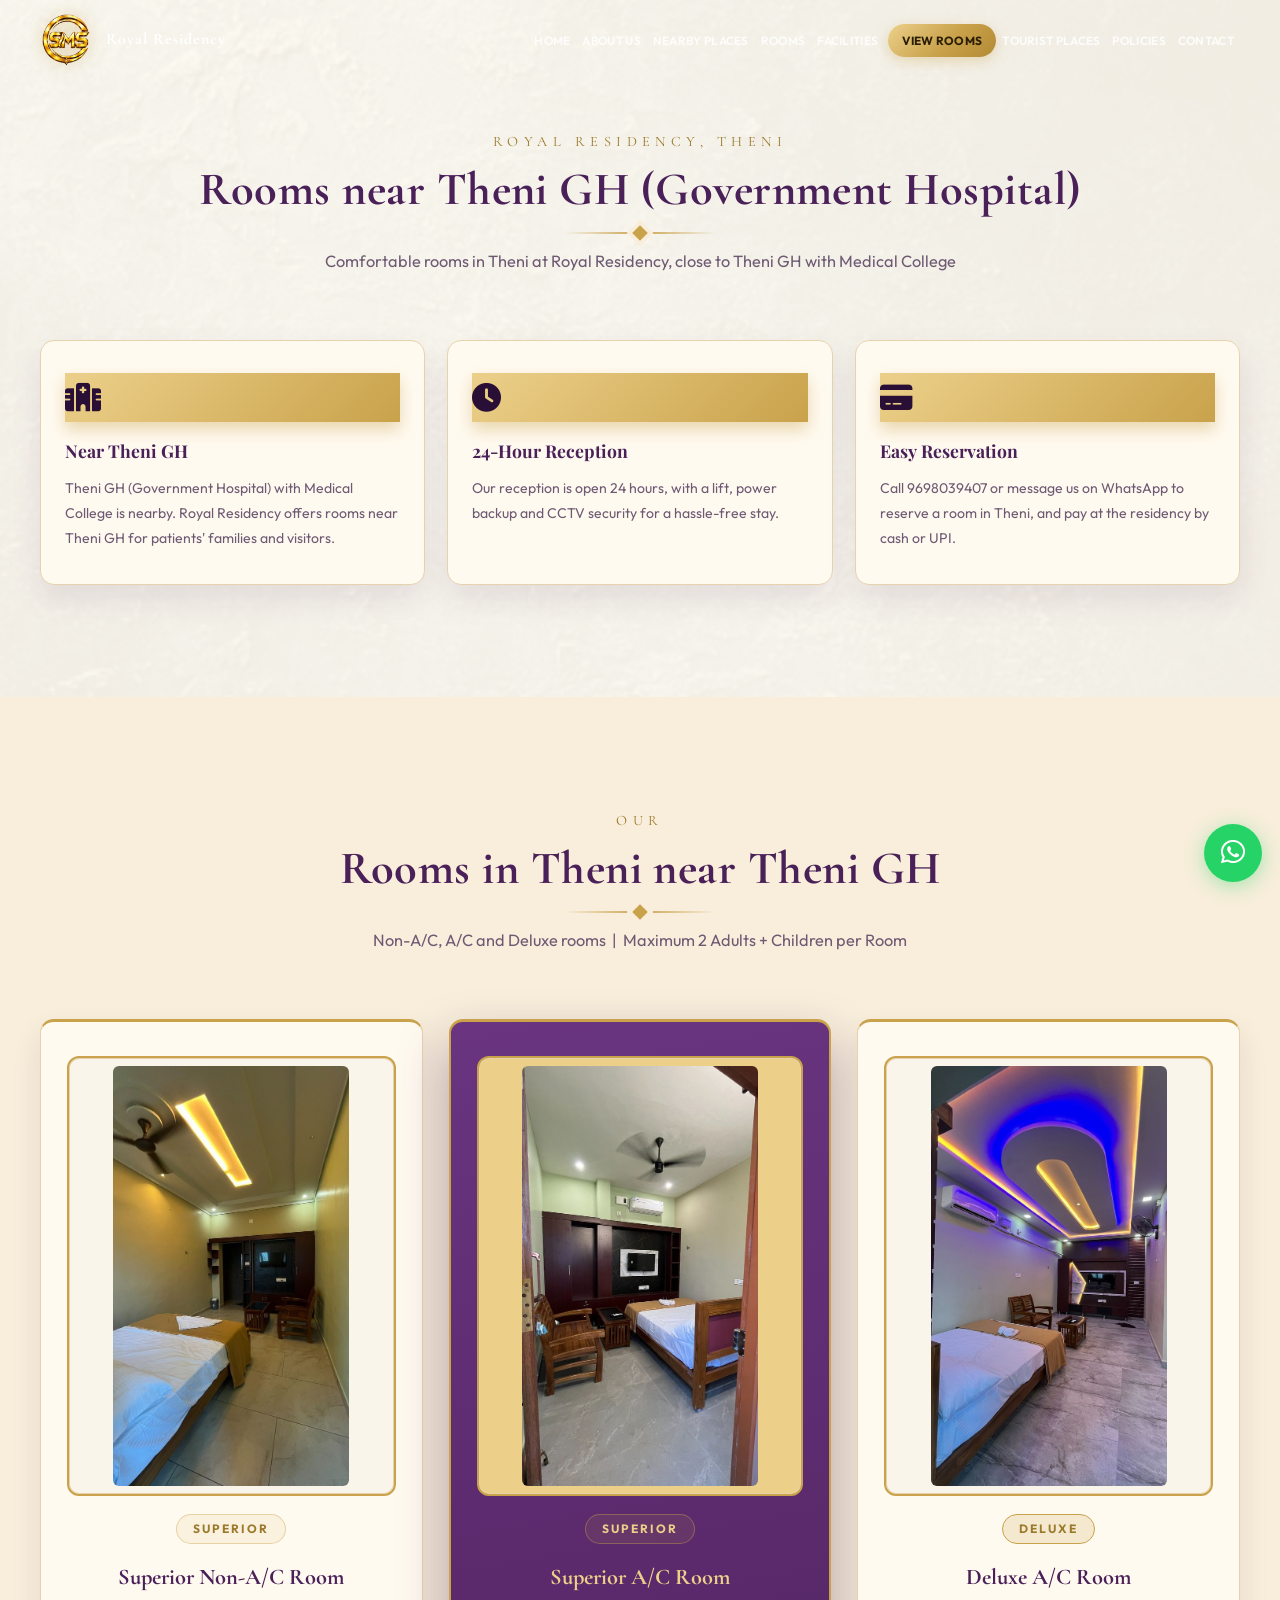
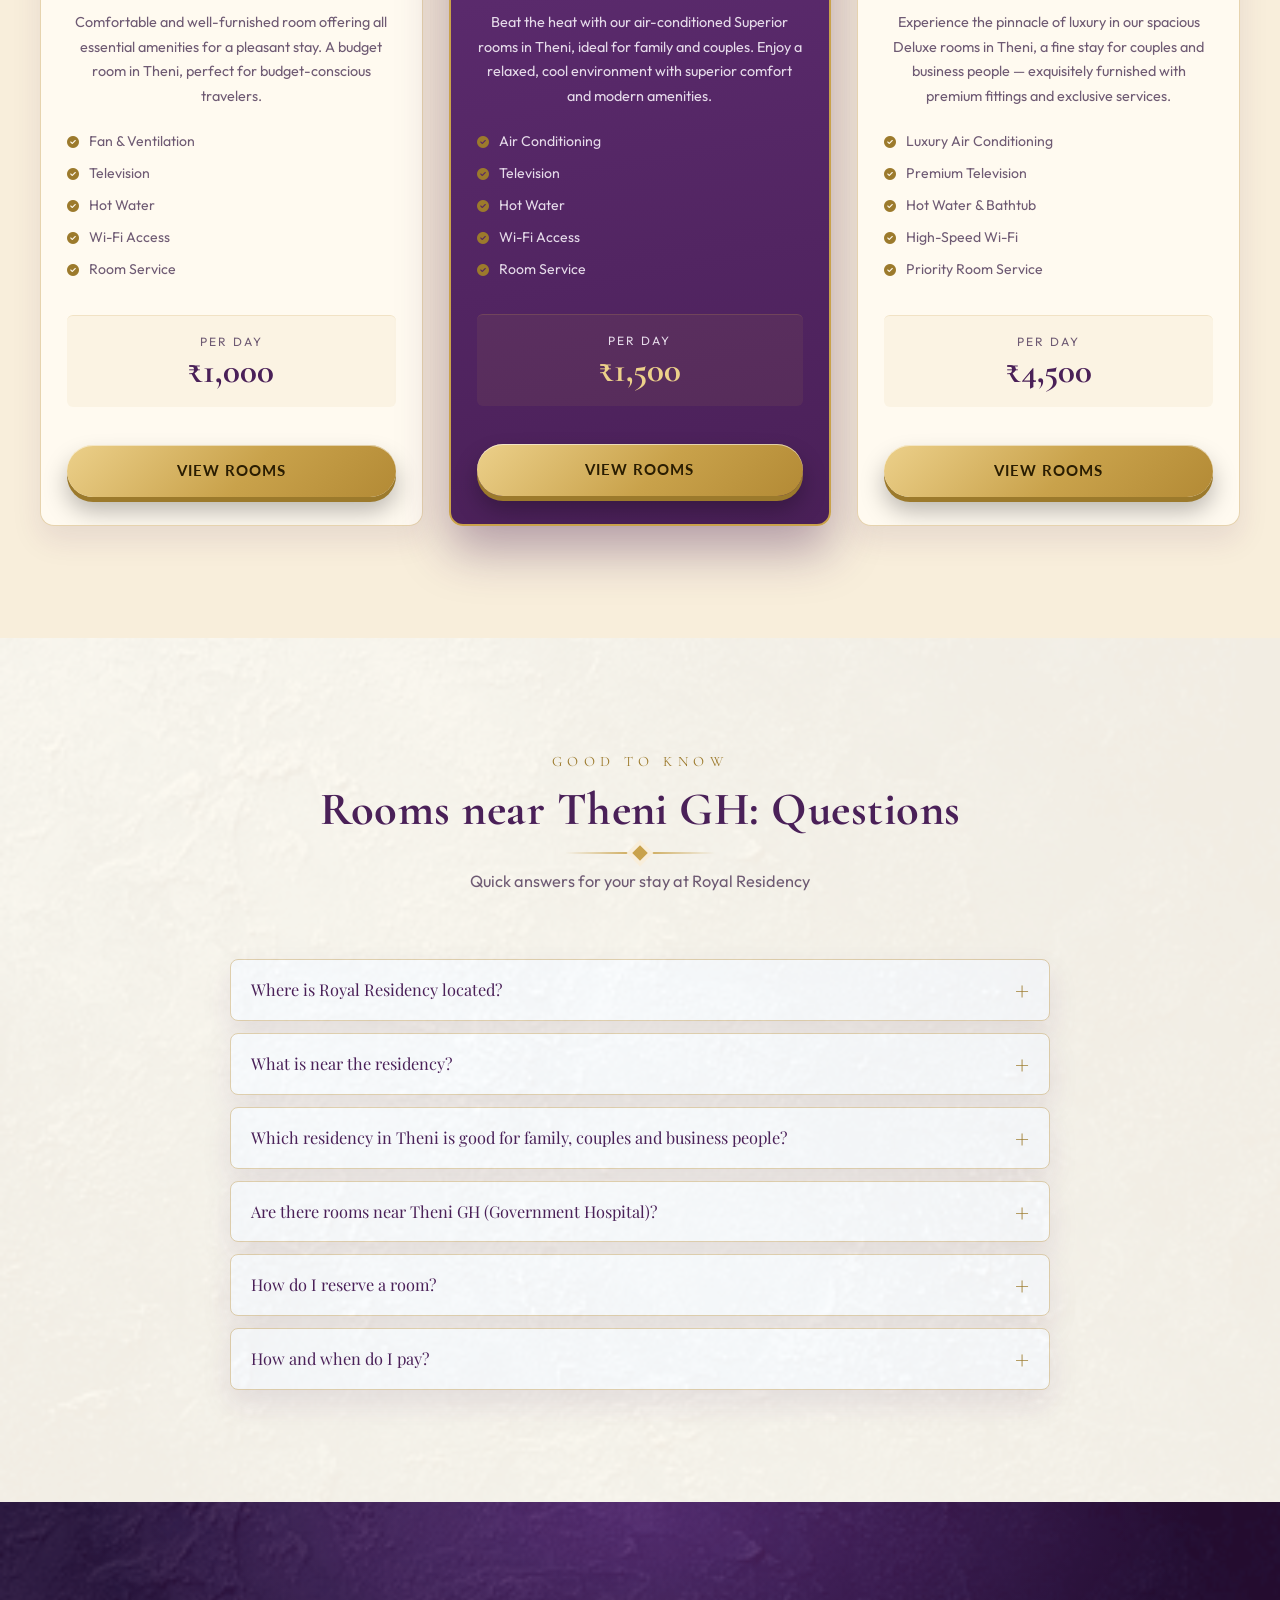
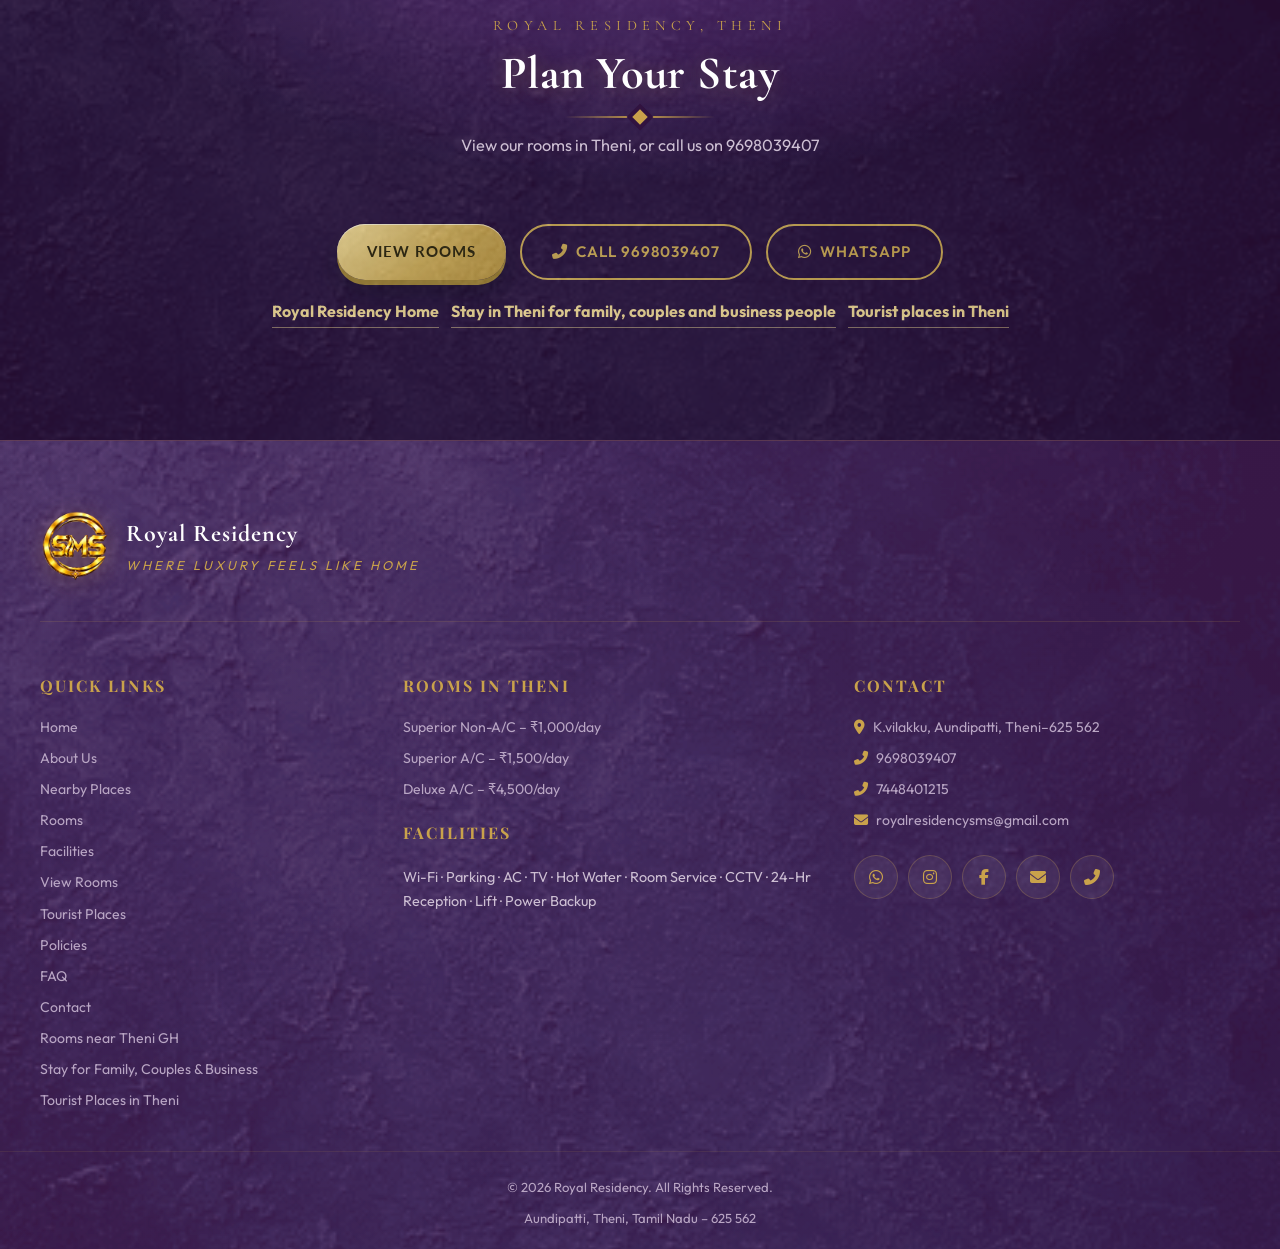
<file: rooms-near-theni-gh.html>
<!DOCTYPE html>
<html lang="en-IN">
<head>
  <meta charset="UTF-8" />
  <meta name="viewport" content="width=device-width, initial-scale=1.0" />
  <title>Rooms near Theni GH (Government Hospital) | Royal Residency, Theni</title>
  <meta name="description" content="Rooms near Theni GH (Government Hospital) at Royal Residency, the best residency in Theni. Non-A/C, A/C and Deluxe rooms for family, couples and business people. Pay at the residency." />
  <link rel="canonical" href="https://www.smsroyalresidency.com/rooms-near-theni-gh.html" />
  <meta name="robots" content="index, follow, max-image-preview:large" />
  <meta name="theme-color" content="#4a2058" />
  <meta name="geo.region" content="IN-TN" />
  <meta name="geo.placename" content="Aundipatti, Theni" />
  <meta property="og:type" content="website" />
  <meta property="og:site_name" content="Royal Residency" />
  <meta property="og:locale" content="en_IN" />
  <meta property="og:title" content="Rooms near Theni GH (Government Hospital) – Royal Residency" />
  <meta property="og:description" content="Rooms near Theni GH (Government Hospital) at Royal Residency, the best residency in Theni. Non-A/C, A/C and Deluxe rooms for family, couples and business people. Pay at the residency." />
  <meta property="og:url" content="https://www.smsroyalresidency.com/rooms-near-theni-gh.html" />
  <meta property="og:image" content="https://www.smsroyalresidency.com/logo.png" />
  <meta name="twitter:card" content="summary" />
  <script type="application/ld+json">
  {
  "@context": "https://schema.org",
  "@type": "BreadcrumbList",
  "itemListElement": [
    { "@type": "ListItem", "position": 1, "name": "Royal Residency", "item": "https://www.smsroyalresidency.com/" },
    { "@type": "ListItem", "position": 2, "name": "Rooms near Theni GH (Government Hospital)", "item": "https://www.smsroyalresidency.com/rooms-near-theni-gh.html" }
  ]
}
  </script>
  <link rel="icon" type="image/png" href="logo.png" />
  <link rel="apple-touch-icon" href="logo.png" />
  <link rel="stylesheet" href="site.css" />
  <link rel="preconnect" href="https://fonts.googleapis.com" />
  <link rel="preconnect" href="https://fonts.gstatic.com" crossorigin />
  <link href="https://fonts.googleapis.com/css2?family=Playfair+Display:wght@400;600;700;900&family=Outfit:wght@300;400;500;600;700&family=Lato:wght@300;400;600;700&family=Cormorant+Garamond:wght@400;500;600&display=swap" rel="stylesheet" />
  <link rel="stylesheet" href="https://cdnjs.cloudflare.com/ajax/libs/font-awesome/6.5.0/css/all.min.css" />
</head>
<body>

  <header id="header" class="scrolled">
    <div class="header-inner container">
      <div class="brand">
        <img src="logo.png" alt="Royal Residency Logo" class="nav-logo" />
        <div class="brand-text">
          <span class="brand-name">Royal Residency</span>
          <span class="brand-tagline">Where Luxury Feels Like Home</span>
        </div>
      </div>
      <nav id="nav">
        <ul class="nav-links">
          <li><a href="index.html#home">Home</a></li>
          <li><a href="index.html#about">About Us</a></li>
          <li><a href="index.html#nearby">Nearby Places</a></li>
          <li><a href="index.html#rooms">Rooms</a></li>
          <li><a href="index.html#facilities">Facilities</a></li>
          <li class="nav-book"><a href="rooms.html">View Rooms</a></li>
          <li><a href="index.html#tourist-places">Tourist Places</a></li>
          <li><a href="index.html#info">Policies</a></li>
          <li><a href="index.html#contact">Contact</a></li>
        </ul>
      </nav>
      <button class="hamburger" id="hamburger" aria-label="Toggle menu">
        <span></span><span></span><span></span>
      </button>
    </div>
  </header>

  <!-- Mobile Menu -->
  <div class="mobile-menu" id="mobileMenu">
    <ul>
      <li><a href="index.html#home" onclick="closeMobileMenu()">Home</a></li>
      <li><a href="index.html#about" onclick="closeMobileMenu()">About Us</a></li>
      <li><a href="index.html#nearby" onclick="closeMobileMenu()">Nearby Places</a></li>
      <li><a href="index.html#rooms" onclick="closeMobileMenu()">Rooms</a></li>
      <li><a href="index.html#facilities" onclick="closeMobileMenu()">Facilities</a></li>
      <li class="mm-book"><a href="rooms.html" onclick="closeMobileMenu()">View Rooms</a></li>
      <li><a href="index.html#tourist-places" onclick="closeMobileMenu()">Tourist Places</a></li>
      <li><a href="index.html#info" onclick="closeMobileMenu()">Policies</a></li>
      <li><a href="index.html#contact" onclick="closeMobileMenu()">Contact</a></li>
    </ul>
  </div>

  <section id="near-theni-gh" class="section policies-section cs page-intro">
    <div class="texture-overlay"></div>
    <div class="container">
      <div class="section-header">
        <p class="section-pre">Royal Residency, Theni</p>
        <h1 class="section-title">Rooms near Theni GH (Government Hospital)</h1>
        <div class="gold-line"></div>
        <p class="section-sub">Comfortable rooms in Theni at Royal Residency, close to Theni GH with Medical College</p>
      </div>
      <div class="policies-grid">
        <div class="policy-card">
          <div class="policy-icon"><i class="fas fa-hospital-alt"></i></div>
          <h3>Near Theni GH</h3>
          <p>Theni GH (Government Hospital) with Medical College is nearby. Royal Residency offers rooms near Theni GH for patients' families and visitors.</p>
        </div>
        <div class="policy-card">
          <div class="policy-icon"><i class="fas fa-clock"></i></div>
          <h3>24-Hour Reception</h3>
          <p>Our reception is open 24 hours, with a lift, power backup and CCTV security for a hassle-free stay.</p>
        </div>
        <div class="policy-card">
          <div class="policy-icon"><i class="fas fa-credit-card"></i></div>
          <h3>Easy Reservation</h3>
          <p>Call 9698039407 or message us on WhatsApp to reserve a room in Theni, and pay at the residency by cash or UPI.</p>
        </div>
      </div>
    </div>
  </section>

  <section id="rooms" class="section rooms-section cs">
    <div class="container">
      <div class="section-header">
        <p class="section-pre">Our</p>
        <h2 class="section-title">Rooms in Theni near Theni GH</h2>
        <div class="gold-line"></div>
        <p class="section-sub">Non-A/C, A/C and Deluxe rooms &nbsp;|&nbsp; Maximum 2 Adults + Children per Room</p>
      </div>

      <div class="rooms-grid">

        <!-- Standard Non-AC -->
        <div class="room-card">
          <figure class="room-photo"><img src="images/rooms/sms-royal-residency-superior-non-ac-room-101-card-theni.jpg" alt="Superior Non-A/C room in Theni – SMS Royal Residency" width="600" height="1067" loading="lazy" decoding="async" /></figure>
          <div class="room-badge">Superior</div>
          <h3 class="room-title">Superior Non-A/C Room</h3>
          <p class="room-desc">Comfortable and well-furnished room offering all essential amenities for a pleasant stay. A budget room in Theni, perfect for budget-conscious travelers.</p>
          <ul class="room-features">
            <li><i class="fas fa-check-circle"></i> Fan &amp; Ventilation</li>
            <li><i class="fas fa-check-circle"></i> Television</li>
            <li><i class="fas fa-check-circle"></i> Hot Water</li>
            <li><i class="fas fa-check-circle"></i> Wi-Fi Access</li>
            <li><i class="fas fa-check-circle"></i> Room Service</li>
          </ul>
          <div class="room-price">
            <span class="price-label">Per Day</span>
            <span class="price-amount">₹1,000</span>
          </div>
          <a href="rooms.html#non-ac" class="btn-gold btn-room">View Rooms</a>
        </div>

        <!-- Standard AC -->
        <div class="room-card room-card--featured">
          <figure class="room-photo"><img src="images/rooms/sms-royal-residency-superior-ac-room-201-206-card-theni.jpg" alt="Superior A/C room in Theni – SMS Royal Residency" width="600" height="1067" loading="lazy" decoding="async" /></figure>
          <div class="room-badge">Superior</div>
          <h3 class="room-title">Superior A/C Room</h3>
          <p class="room-desc">Beat the heat with our air-conditioned Superior rooms in Theni, ideal for family and couples. Enjoy a relaxed, cool environment with superior comfort and modern amenities.</p>
          <ul class="room-features">
            <li><i class="fas fa-check-circle"></i> Air Conditioning</li>
            <li><i class="fas fa-check-circle"></i> Television</li>
            <li><i class="fas fa-check-circle"></i> Hot Water</li>
            <li><i class="fas fa-check-circle"></i> Wi-Fi Access</li>
            <li><i class="fas fa-check-circle"></i> Room Service</li>
          </ul>
          <div class="room-price">
            <span class="price-label">Per Day</span>
            <span class="price-amount">₹1,500</span>
          </div>
          <a href="rooms.html#ac" class="btn-gold btn-room">View Rooms</a>
        </div>

        <!-- Deluxe AC -->
        <div class="room-card">
          <figure class="room-photo"><img src="images/rooms/sms-royal-residency-deluxe-ac-room-303-a-card-theni.jpg" alt="Deluxe A/C room in Theni – SMS Royal Residency" width="600" height="1067" loading="lazy" decoding="async" /></figure>
          <div class="room-badge room-badge--deluxe">Deluxe</div>
          <h3 class="room-title">Deluxe A/C Room</h3>
          <p class="room-desc">Experience the pinnacle of luxury in our spacious Deluxe rooms in Theni, a fine stay for couples and business people — exquisitely furnished with premium fittings and exclusive services.</p>
          <ul class="room-features">
            <li><i class="fas fa-check-circle"></i> Luxury Air Conditioning</li>
            <li><i class="fas fa-check-circle"></i> Premium Television</li>
            <li><i class="fas fa-check-circle"></i> Hot Water &amp; Bathtub</li>
            <li><i class="fas fa-check-circle"></i> High-Speed Wi-Fi</li>
            <li><i class="fas fa-check-circle"></i> Priority Room Service</li>
          </ul>
          <div class="room-price">
            <span class="price-label">Per Day</span>
            <span class="price-amount">₹4,500</span>
          </div>
          <a href="rooms.html#deluxe" class="btn-gold btn-room">View Rooms</a>
        </div>

      </div>
    </div>
  </section>

  <section id="faq" class="section policies-section info-section cs">
    <div class="texture-overlay"></div>
    <div class="container">
      <div class="section-header">
        <p class="section-pre">Good To Know</p>
        <h2 class="section-title">Rooms near Theni GH: Questions</h2>
        <div class="gold-line"></div>
        <p class="section-sub">Quick answers for your stay at Royal Residency</p>
      </div>
      <div class="faq-list">
        <details class="faq-item"><summary>Where is Royal Residency located?</summary><p>Royal Residency is on Madurai Main Road, K. Vilakku, Aundipatti, Theni – 625 562, opposite Anna Co-operative Spinning Mills.</p></details>
        <details class="faq-item"><summary>What is near the residency?</summary><p>Theni GH (Government Hospital) with Medical College is nearby, and shops, restaurants and banks are a short walk away. Popular places to visit around Theni include Vaigai Dam, Megamalai and Chinna Suruli Falls.</p></details>
        <details class="faq-item"><summary>Which residency in Theni is good for family, couples and business people?</summary><p>Royal Residency is a comfortable place to stay in Theni for families, couples and business people, with clean rooms in Non-A/C, A/C and Deluxe A/C categories, 24-hour reception, parking and Wi-Fi.</p></details>
        <details class="faq-item"><summary>Are there rooms near Theni GH (Government Hospital)?</summary><p>Yes. Royal Residency offers rooms in Theni near Theni GH (Government Hospital) with Medical College, a convenient accommodation in Theni for patients' families and visitors.</p></details>
        <details class="faq-item"><summary>How do I reserve a room?</summary><p>Call 9698039407 or message us on WhatsApp to reserve a room. You can see every room and its photo on our View Rooms page.</p></details>
        <details class="faq-item"><summary>How and when do I pay?</summary><p>Payment is made at the residency after you arrive, by cash or UPI. There is no online payment on this website.</p></details>
      </div>
    </div>
  </section>

  <section class="section facilities-section">
    <div class="texture-overlay"></div>
    <div class="container">
      <div class="section-header">
        <p class="section-pre">Royal Residency, Theni</p>
        <h2 class="section-title">Plan Your Stay</h2>
        <div class="gold-line"></div>
        <p class="section-sub">View our rooms in Theni, or call us on 9698039407</p>
      </div>
      <div class="page-cta">
        <a href="rooms.html" class="btn-gold">View Rooms</a>
        <a href="tel:9698039407" class="btn-outline"><i class="fas fa-phone-alt"></i> Call 9698039407</a>
        <a href="https://wa.me/919698039407" target="_blank" rel="noopener" class="btn-outline"><i class="fab fa-whatsapp"></i> WhatsApp</a>
      </div>
      <div class="page-links">
        <a href="index.html">Royal Residency Home</a>
        <a href="stay-in-theni-for-family-couples-business.html">Stay in Theni for family, couples and business people</a>
        <a href="tourist-places-theni.html">Tourist places in Theni</a>
      </div>
    </div>
  </section>

  <!-- ===== FOOTER ===== -->
  <footer class="footer">
    <div class="texture-overlay"></div>
    <div class="container footer-inner">
      <div class="footer-brand">
        <img src="logo.png" alt="Royal Residency" class="footer-logo" />
        <div>
          <h3 class="footer-name">Royal Residency</h3>
          <p class="footer-tagline">Where Luxury Feels Like Home</p>
        </div>
      </div>
      <div class="footer-grid">
        <div class="footer-col">
          <h4>Quick Links</h4>
          <ul>
            <li><a href="index.html#home">Home</a></li>
            <li><a href="index.html#about">About Us</a></li>
            <li><a href="index.html#nearby">Nearby Places</a></li>
            <li><a href="index.html#rooms">Rooms</a></li>
            <li><a href="index.html#facilities">Facilities</a></li>
            <li><a href="rooms.html">View Rooms</a></li>
            <li><a href="index.html#tourist-places">Tourist Places</a></li>
            <li><a href="index.html#info">Policies</a></li>
            <li><a href="index.html#faq">FAQ</a></li>
            <li><a href="index.html#contact">Contact</a></li>
            <li><a href="rooms-near-theni-gh.html">Rooms near Theni GH</a></li>
            <li><a href="stay-in-theni-for-family-couples-business.html">Stay for Family, Couples &amp; Business</a></li>
            <li><a href="tourist-places-theni.html">Tourist Places in Theni</a></li>
          </ul>
        </div>
        <div class="footer-col">
          <h4>Rooms in Theni</h4>
          <ul>
            <li>Superior Non-A/C – ₹1,000/day</li>
            <li>Superior A/C – ₹1,500/day</li>
            <li>Deluxe A/C – ₹4,500/day</li>
          </ul>
          <h4 style="margin-top:1.2rem;">Facilities</h4>
          <p style="color:#cdbfd3; font-size:0.9rem;">Wi-Fi · Parking · AC · TV · Hot Water · Room Service · CCTV · 24-Hr Reception · Lift · Power Backup</p>
        </div>
        <div class="footer-col">
          <h4>Contact</h4>
          <ul>
            <li><i class="fas fa-map-marker-alt"></i> K.vilakku, Aundipatti, Theni–625 562</li>
            <li><i class="fas fa-phone-alt"></i> <a href="tel:9698039407">9698039407</a></li>
            <li><i class="fas fa-phone-alt"></i> <a href="tel:7448401215">7448401215</a></li>
            <li><i class="fas fa-envelope"></i> <a href="mailto:royalresidencysms@gmail.com">royalresidencysms@gmail.com</a></li>
          </ul>
          <div class="footer-social">
            <a href="https://wa.me/919698039407" target="_blank" rel="noopener" aria-label="WhatsApp"><i class="fab fa-whatsapp"></i></a>
            <a href="https://www.instagram.com/sms_royalresidency" target="_blank" rel="noopener" aria-label="Instagram"><i class="fab fa-instagram"></i></a>
            <a href="https://www.facebook.com/share/1FWTma77LX/" target="_blank" rel="noopener" aria-label="Facebook"><i class="fab fa-facebook-f"></i></a>
            <a href="mailto:royalresidencysms@gmail.com" aria-label="Email"><i class="fas fa-envelope"></i></a>
            <a href="tel:9698039407" aria-label="Call"><i class="fas fa-phone-alt"></i></a>
          </div>
        </div>
      </div>
    </div>
    <div class="footer-bottom">
      <p>© <span id="footer-year">2026</span> Royal Residency. All Rights Reserved.</p>
      <p class="footer-location">Aundipatti, Theni, Tamil Nadu – 625 562</p>
    </div>
  </footer>

  <!-- ===== FLOATING WHATSAPP BUTTON ===== -->
  <a href="https://wa.me/919698039407" target="_blank" rel="noopener" class="whatsapp-float" aria-label="Chat on WhatsApp">
    <i class="fab fa-whatsapp"></i>
    <span class="whatsapp-tooltip">Chat with us!</span>
  </a>

  <!-- ===== BACK TO TOP ===== -->
  <nav class="bottom-nav" aria-label="Quick navigation">
    <a href="index.html#home"><i class="fas fa-home"></i>Home</a>
    <a href="index.html#rooms"><i class="fas fa-bed"></i>Rooms</a>
    <a href="rooms.html" class="bn-book"><i class="fas fa-door-open"></i>View</a>
    <a href="index.html#tourist-places"><i class="fas fa-map-marked-alt"></i>Places</a>
    <a href="index.html#contact"><i class="fas fa-phone-alt"></i>Contact</a>
  </nav>
  <button id="backToTop" class="back-to-top" aria-label="Back to top">
    <i class="fas fa-chevron-up"></i>
  </button>


  <script src="script.js"></script>
  <script src="royal-theme.js"></script>
</body>
</html>
</file>
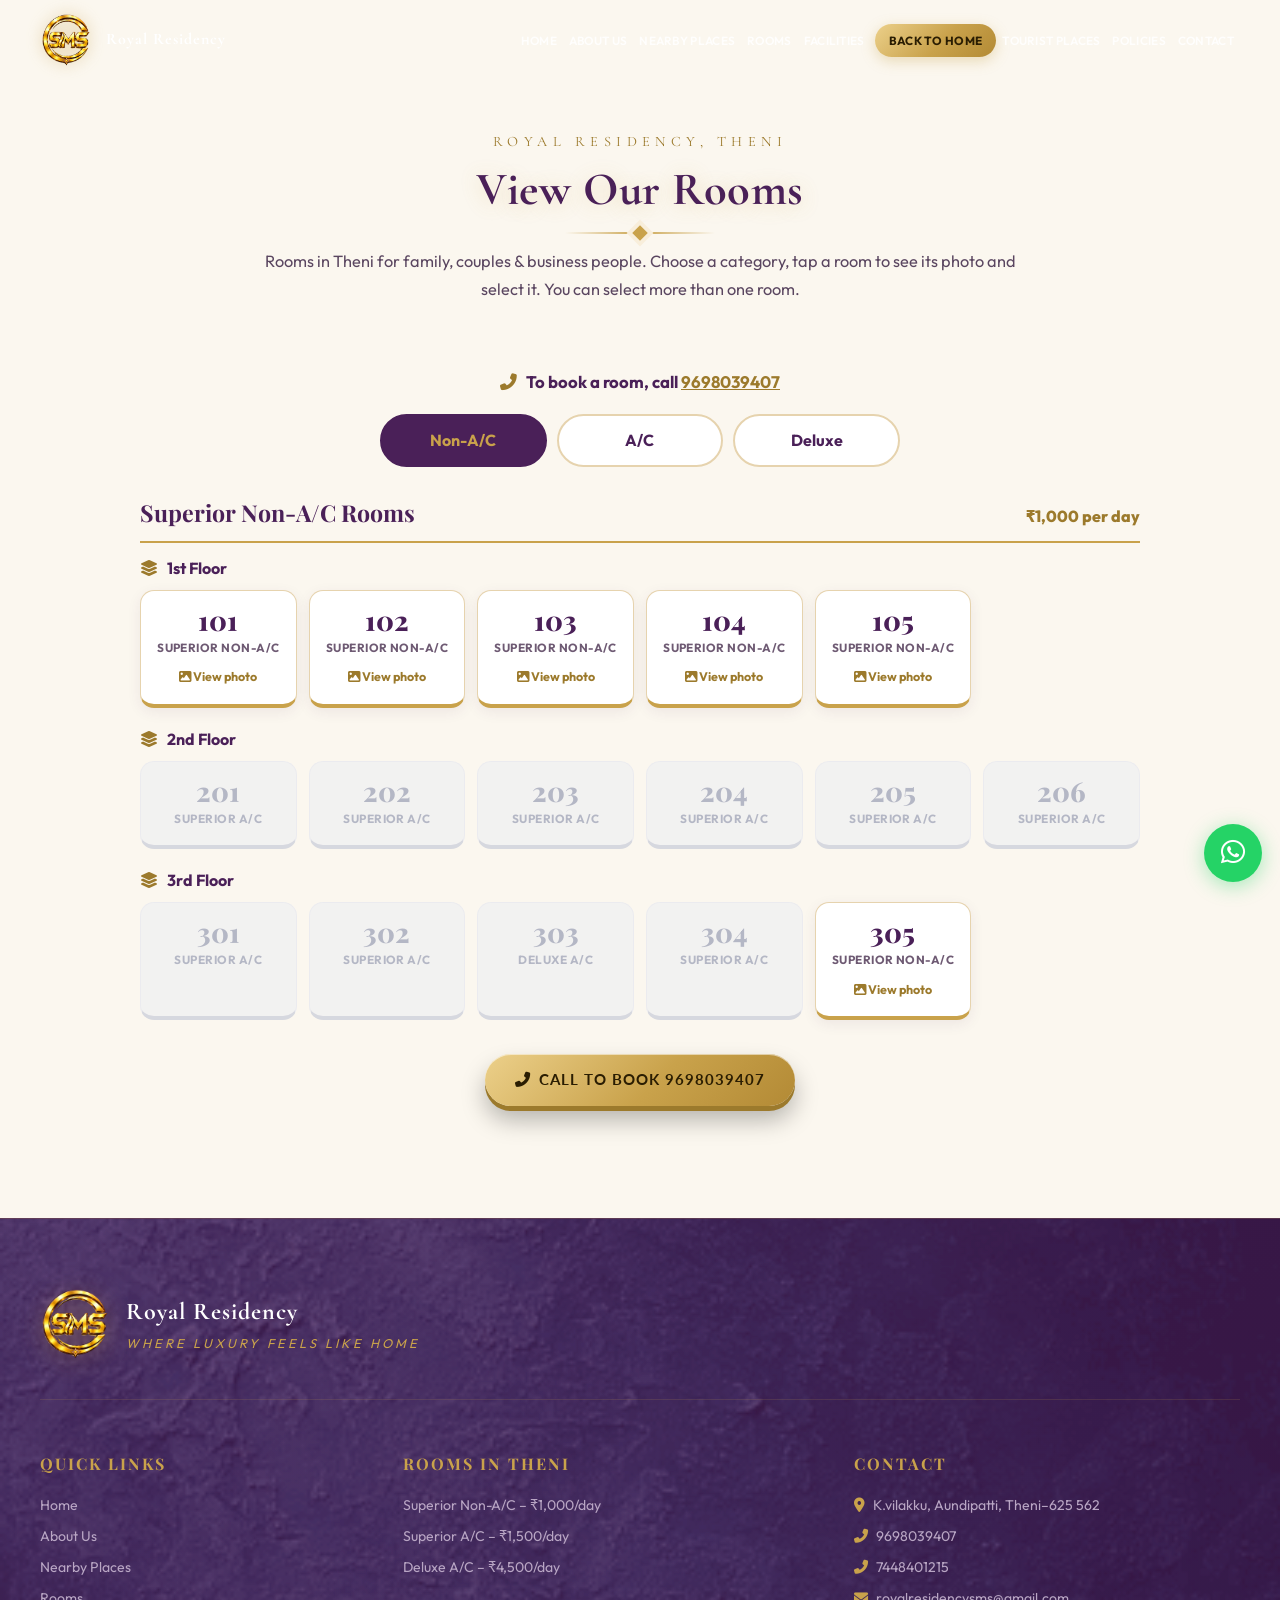
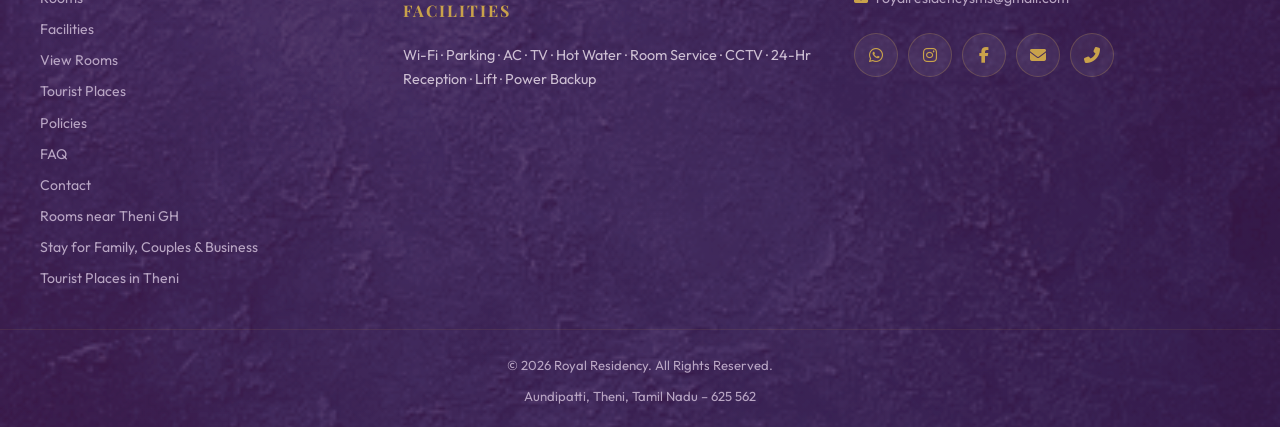
<file: rooms.html>
<!DOCTYPE html>
<html lang="en-IN">
<head>
  <meta charset="UTF-8" />
  <meta name="viewport" content="width=device-width, initial-scale=1.0" />
  <title>View Rooms in Theni | Non-A/C, A/C &amp; Deluxe Room Photos – Royal Residency</title>
  <meta name="description" content="View all 16 rooms at Royal Residency, rooms in Theni near Theni GH (Government Hospital). See Non-A/C, A/C and Deluxe room numbers with photos. Call to book." />
  <link rel="canonical" href="https://www.smsroyalresidency.com/rooms.html" />
  <meta name="robots" content="index, follow, max-image-preview:large" />
  <meta name="theme-color" content="#4a2058" />
  <meta name="geo.region" content="IN-TN" />
  <meta name="geo.placename" content="Aundipatti, Theni" />
  <meta property="og:type" content="website" />
  <meta property="og:site_name" content="Royal Residency" />
  <meta property="og:locale" content="en_IN" />
  <meta property="og:title" content="View Rooms in Theni – Royal Residency" />
  <meta property="og:description" content="View all 16 rooms at Royal Residency, rooms in Theni near Theni GH. Non-A/C, A/C and Deluxe room photos." />
  <meta property="og:url" content="https://www.smsroyalresidency.com/rooms.html" />
  <meta property="og:image" content="https://www.smsroyalresidency.com/logo.png" />
  <meta name="twitter:card" content="summary" />
  <script type="application/ld+json">
  {
  "@context": "https://schema.org",
  "@type": "BreadcrumbList",
  "itemListElement": [
    { "@type": "ListItem", "position": 1, "name": "Royal Residency", "item": "https://www.smsroyalresidency.com/" },
    { "@type": "ListItem", "position": 2, "name": "View Rooms", "item": "https://www.smsroyalresidency.com/rooms.html" }
  ]
}
  </script>
  <link rel="icon" type="image/png" href="logo.png" />
  <link rel="apple-touch-icon" href="logo.png" />
  <link rel="stylesheet" href="site.css" />
  <link rel="preconnect" href="https://fonts.googleapis.com" />
  <link rel="preconnect" href="https://fonts.gstatic.com" crossorigin />
  <link href="https://fonts.googleapis.com/css2?family=Playfair+Display:wght@400;600;700;900&family=Outfit:wght@300;400;500;600;700&family=Lato:wght@300;400;600;700&family=Cormorant+Garamond:wght@400;500;600&display=swap" rel="stylesheet" />
  <link rel="stylesheet" href="https://cdnjs.cloudflare.com/ajax/libs/font-awesome/6.5.0/css/all.min.css" />
</head>
<body>

  <header id="header" class="scrolled">
    <div class="header-inner container">
      <div class="brand">
        <img src="logo.png" alt="Royal Residency Logo" class="nav-logo" />
        <div class="brand-text">
          <span class="brand-name">Royal Residency</span>
          <span class="brand-tagline">Where Luxury Feels Like Home</span>
        </div>
      </div>
      <nav id="nav">
        <ul class="nav-links">
          <li><a href="index.html#home">Home</a></li>
          <li><a href="index.html#about">About Us</a></li>
          <li><a href="index.html#nearby">Nearby Places</a></li>
          <li><a href="index.html#rooms">Rooms</a></li>
          <li><a href="index.html#facilities">Facilities</a></li>
          <li class="nav-book"><a href="index.html">Back to Home</a></li>
          <li><a href="index.html#tourist-places">Tourist Places</a></li>
          <li><a href="index.html#info">Policies</a></li>
          <li><a href="index.html#contact">Contact</a></li>
        </ul>
      </nav>
      <button class="hamburger" id="hamburger" aria-label="Toggle menu">
        <span></span><span></span><span></span>
      </button>
    </div>
  </header>

  <!-- Mobile Menu -->
  <div class="mobile-menu" id="mobileMenu">
    <ul>
      <li><a href="index.html#home" onclick="closeMobileMenu()">Home</a></li>
      <li><a href="index.html#about" onclick="closeMobileMenu()">About Us</a></li>
      <li><a href="index.html#nearby" onclick="closeMobileMenu()">Nearby Places</a></li>
      <li><a href="index.html#rooms" onclick="closeMobileMenu()">Rooms</a></li>
      <li><a href="index.html#facilities" onclick="closeMobileMenu()">Facilities</a></li>
      <li class="mm-book"><a href="index.html" onclick="closeMobileMenu()">Back to Home</a></li>
      <li><a href="index.html#tourist-places" onclick="closeMobileMenu()">Tourist Places</a></li>
      <li><a href="index.html#info" onclick="closeMobileMenu()">Policies</a></li>
      <li><a href="index.html#contact" onclick="closeMobileMenu()">Contact</a></li>
    </ul>
  </div>

    <section id="view-rooms" class="section vr-section page-intro">
    <div class="container">
      <div class="section-header">
        <p class="section-pre">Royal Residency, Theni</p>
        <h1 class="section-title">View Our Rooms</h1>
        <div class="gold-line"></div>
        <p class="section-sub">Rooms in Theni for family, couples &amp; business people. Choose a category, tap a room to see its photo and select it. You can select more than one room.</p>
      </div>
      <p class="vr-call"><i class="fas fa-phone-alt"></i> To book a room, call <a href="tel:9698039407">9698039407</a></p>
      <div class="vr-tabs" role="tablist" aria-label="Room categories">
        <button type="button" role="tab" class="vr-tab" data-kind="non-ac">Non-A/C</button>
        <button type="button" role="tab" class="vr-tab" data-kind="ac">A/C</button>
        <button type="button" role="tab" class="vr-tab" data-kind="deluxe">Deluxe</button>
      </div>
      <div id="vr-list"></div>
      <div class="page-cta">
        <a href="tel:9698039407" class="btn-gold"><i class="fas fa-phone-alt"></i> Call to Book 9698039407</a>
      </div>
    </div>
  </section>

  <div class="vr-bar" id="vr-bar" role="region" aria-label="Selected rooms" hidden>
    <p id="vr-bar-text" class="vr-bar-text"></p>
    <div class="vr-bar-act">
      <button type="button" id="vr-clear" class="vr-bar-clear">Clear</button>
      <a id="vr-wa" class="vr-bar-wa" href="https://wa.me/919698039407" target="_blank" rel="noopener"><i class="fab fa-whatsapp"></i> Check Availability on WhatsApp</a>
    </div>
  </div>

  <div class="rpv" id="room-viewer" role="dialog" aria-modal="true" aria-labelledby="rpv-title" hidden>
    <div class="rpv-card">
      <div class="rpv-photo">
        <img id="rpv-img" alt="" decoding="async" hidden />
        <div id="rpv-none" class="rpv-none" hidden><i class="fas fa-camera"></i><span>Photo coming soon</span></div>
        <button type="button" id="rpv-close" class="rpv-close" aria-label="Back to rooms">&times;</button>
        <button type="button" id="rpv-prev" class="rpv-nav rpv-nav--prev" aria-label="Previous photo" hidden>&#10094;</button>
        <button type="button" id="rpv-next" class="rpv-nav rpv-nav--next" aria-label="Next photo" hidden>&#10095;</button>
        <div id="rpv-dots" class="rpv-dots" aria-hidden="true" hidden></div>
      </div>
      <div class="rpv-side">
        <div class="rpv-info"><h2 id="rpv-title" class="rpv-title"></h2><p id="rpv-sub" class="rpv-sub"></p><p id="rpv-price" class="rpv-price"></p></div>
        <button type="button" id="rpv-select" class="rpv-select"></button>
      </div>
    </div>
  </div>

  <!-- ===== FOOTER ===== -->
  <footer class="footer">
    <div class="texture-overlay"></div>
    <div class="container footer-inner">
      <div class="footer-brand">
        <img src="logo.png" alt="Royal Residency" class="footer-logo" />
        <div>
          <h3 class="footer-name">Royal Residency</h3>
          <p class="footer-tagline">Where Luxury Feels Like Home</p>
        </div>
      </div>
      <div class="footer-grid">
        <div class="footer-col">
          <h4>Quick Links</h4>
          <ul>
            <li><a href="index.html#home">Home</a></li>
            <li><a href="index.html#about">About Us</a></li>
            <li><a href="index.html#nearby">Nearby Places</a></li>
            <li><a href="index.html#rooms">Rooms</a></li>
            <li><a href="index.html#facilities">Facilities</a></li>
            <li><a href="rooms.html">View Rooms</a></li>
            <li><a href="index.html#tourist-places">Tourist Places</a></li>
            <li><a href="index.html#info">Policies</a></li>
            <li><a href="index.html#faq">FAQ</a></li>
            <li><a href="index.html#contact">Contact</a></li>
            <li><a href="rooms-near-theni-gh.html">Rooms near Theni GH</a></li>
            <li><a href="stay-in-theni-for-family-couples-business.html">Stay for Family, Couples &amp; Business</a></li>
            <li><a href="tourist-places-theni.html">Tourist Places in Theni</a></li>
          </ul>
        </div>
        <div class="footer-col">
          <h4>Rooms in Theni</h4>
          <ul>
            <li>Superior Non-A/C – ₹1,000/day</li>
            <li>Superior A/C – ₹1,500/day</li>
            <li>Deluxe A/C – ₹4,500/day</li>
          </ul>
          <h4 style="margin-top:1.2rem;">Facilities</h4>
          <p style="color:#cdbfd3; font-size:0.9rem;">Wi-Fi · Parking · AC · TV · Hot Water · Room Service · CCTV · 24-Hr Reception · Lift · Power Backup</p>
        </div>
        <div class="footer-col">
          <h4>Contact</h4>
          <ul>
            <li><i class="fas fa-map-marker-alt"></i> K.vilakku, Aundipatti, Theni–625 562</li>
            <li><i class="fas fa-phone-alt"></i> <a href="tel:9698039407">9698039407</a></li>
            <li><i class="fas fa-phone-alt"></i> <a href="tel:7448401215">7448401215</a></li>
            <li><i class="fas fa-envelope"></i> <a href="mailto:royalresidencysms@gmail.com">royalresidencysms@gmail.com</a></li>
          </ul>
          <div class="footer-social">
            <a href="https://wa.me/919698039407" target="_blank" rel="noopener" aria-label="WhatsApp"><i class="fab fa-whatsapp"></i></a>
            <a href="https://www.instagram.com/sms_royalresidency" target="_blank" rel="noopener" aria-label="Instagram"><i class="fab fa-instagram"></i></a>
            <a href="https://www.facebook.com/share/1FWTma77LX/" target="_blank" rel="noopener" aria-label="Facebook"><i class="fab fa-facebook-f"></i></a>
            <a href="mailto:royalresidencysms@gmail.com" aria-label="Email"><i class="fas fa-envelope"></i></a>
            <a href="tel:9698039407" aria-label="Call"><i class="fas fa-phone-alt"></i></a>
          </div>
        </div>
      </div>
    </div>
    <div class="footer-bottom">
      <p>© <span id="footer-year">2026</span> Royal Residency. All Rights Reserved.</p>
      <p class="footer-location">Aundipatti, Theni, Tamil Nadu – 625 562</p>
    </div>
  </footer>

  <!-- ===== FLOATING WHATSAPP BUTTON ===== -->
  <a href="https://wa.me/919698039407" target="_blank" rel="noopener" class="whatsapp-float" aria-label="Chat on WhatsApp">
    <i class="fab fa-whatsapp"></i>
    <span class="whatsapp-tooltip">Chat with us!</span>
  </a>

  <!-- ===== BACK TO TOP ===== -->
  <nav class="bottom-nav" aria-label="Quick navigation">
    <a href="index.html#home"><i class="fas fa-home"></i>Home</a>
    <a href="index.html#rooms"><i class="fas fa-bed"></i>Rooms</a>
    <a href="tel:9698039407" class="bn-book"><i class="fas fa-phone-alt"></i>Call</a>
    <a href="index.html#tourist-places"><i class="fas fa-map-marked-alt"></i>Places</a>
    <a href="index.html#contact"><i class="fas fa-phone-alt"></i>Contact</a>
  </nav>
  <button id="backToTop" class="back-to-top" aria-label="Back to top">
    <i class="fas fa-chevron-up"></i>
  </button>


  <script src="script.js"></script>
  <script src="rooms.js"></script>
  <script src="royal-theme.js"></script>
</body>
</html>
</file>
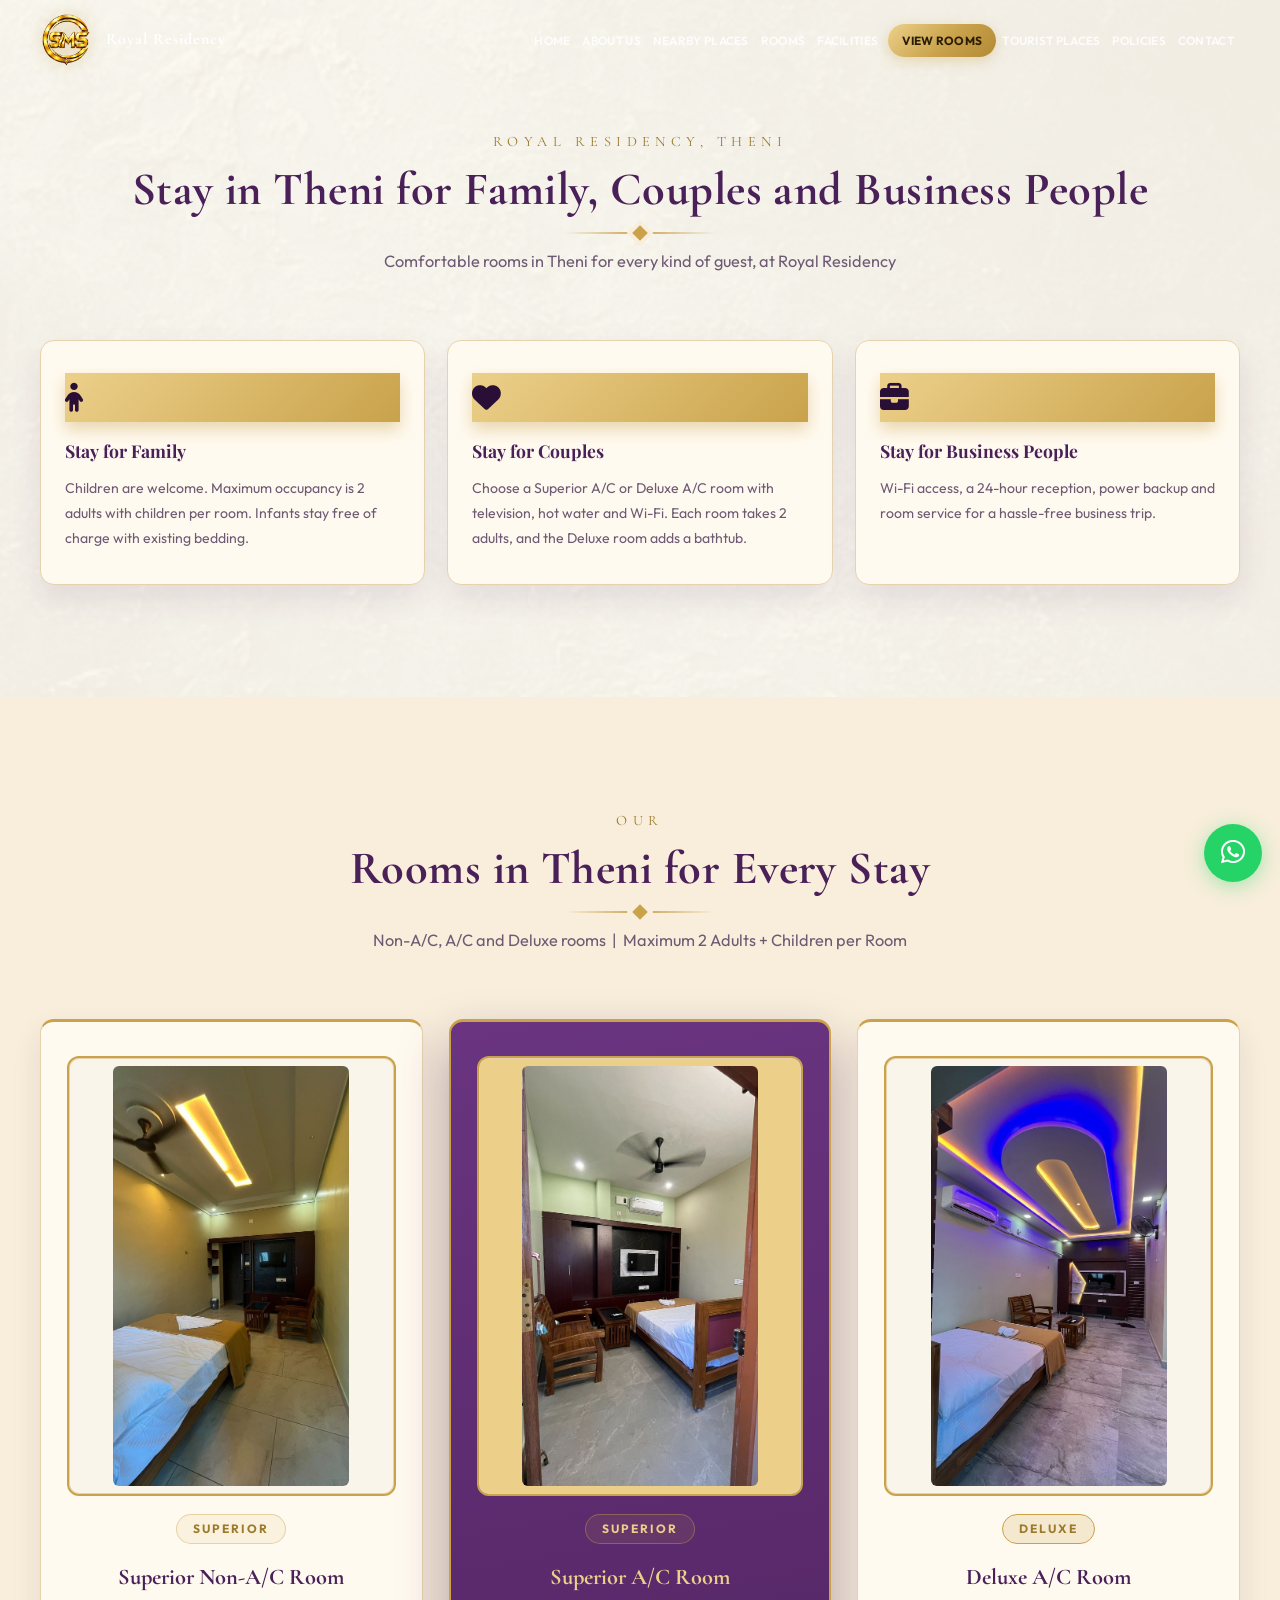
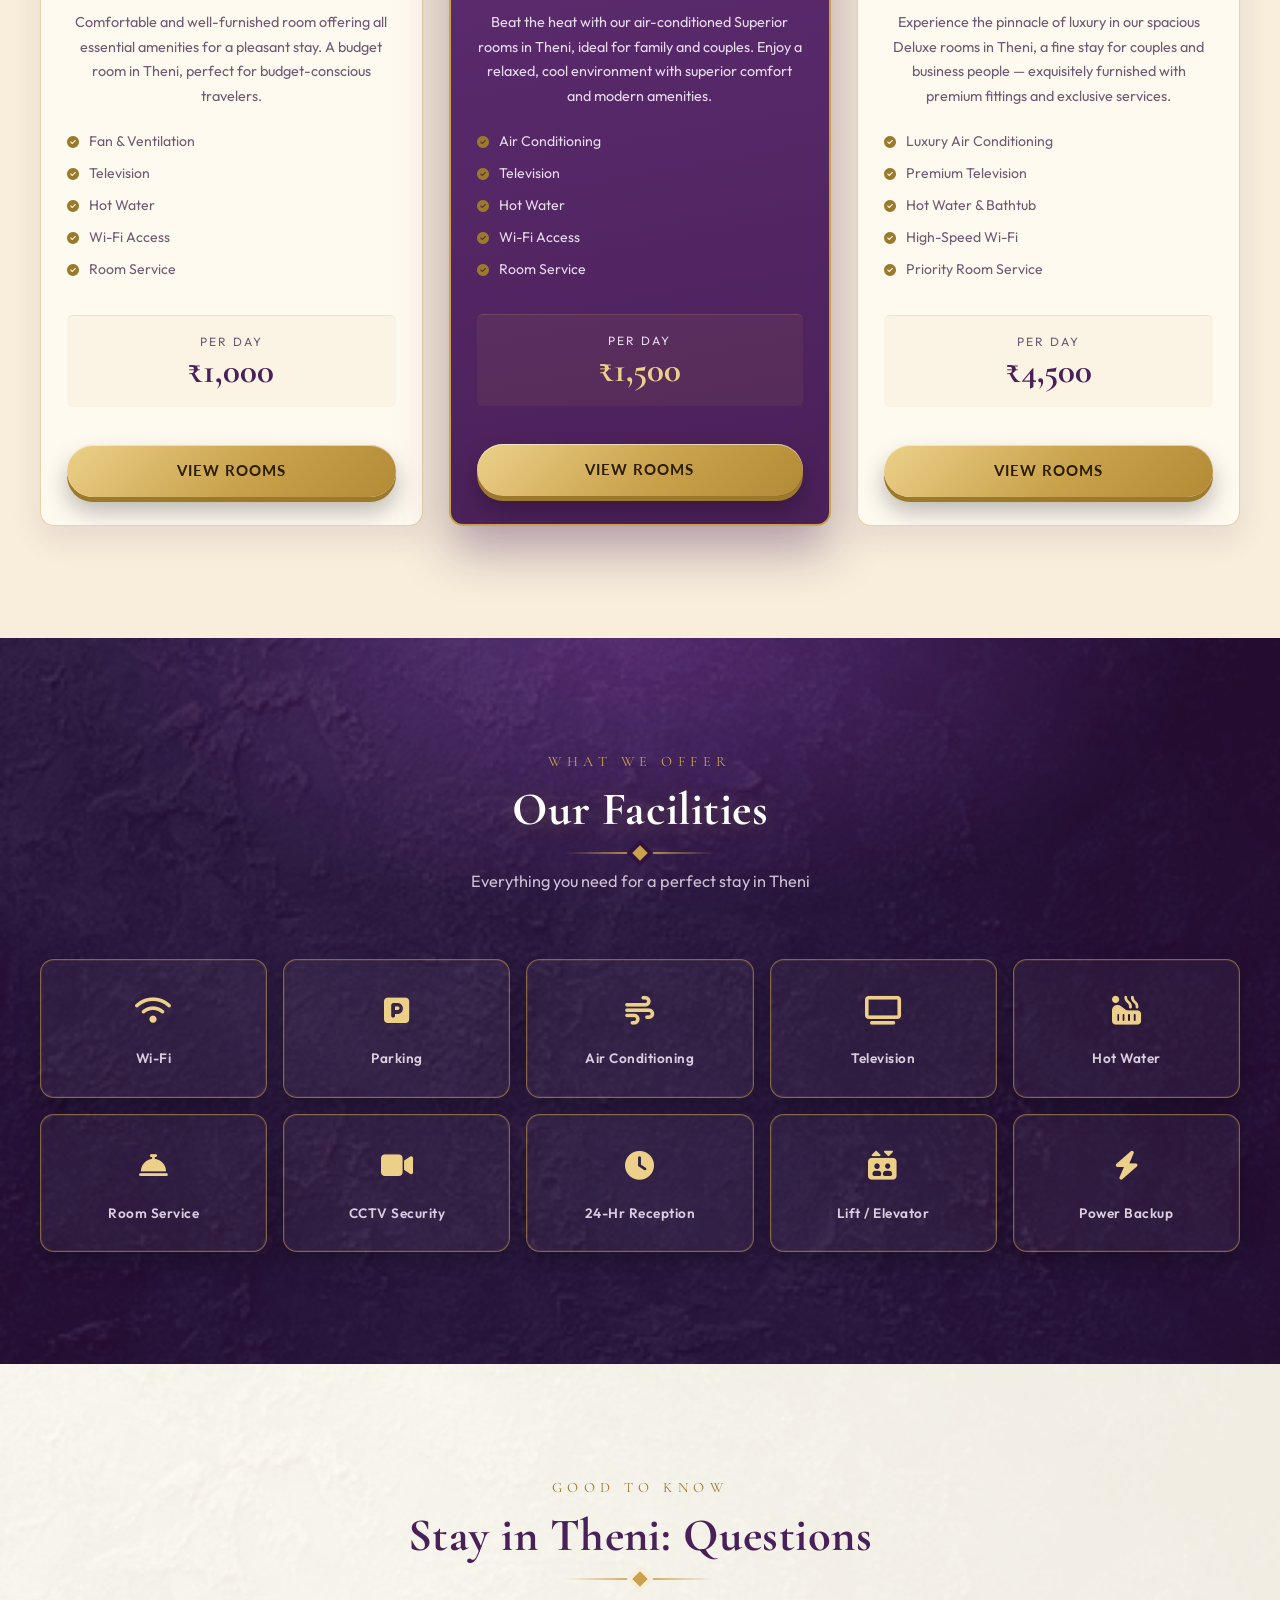
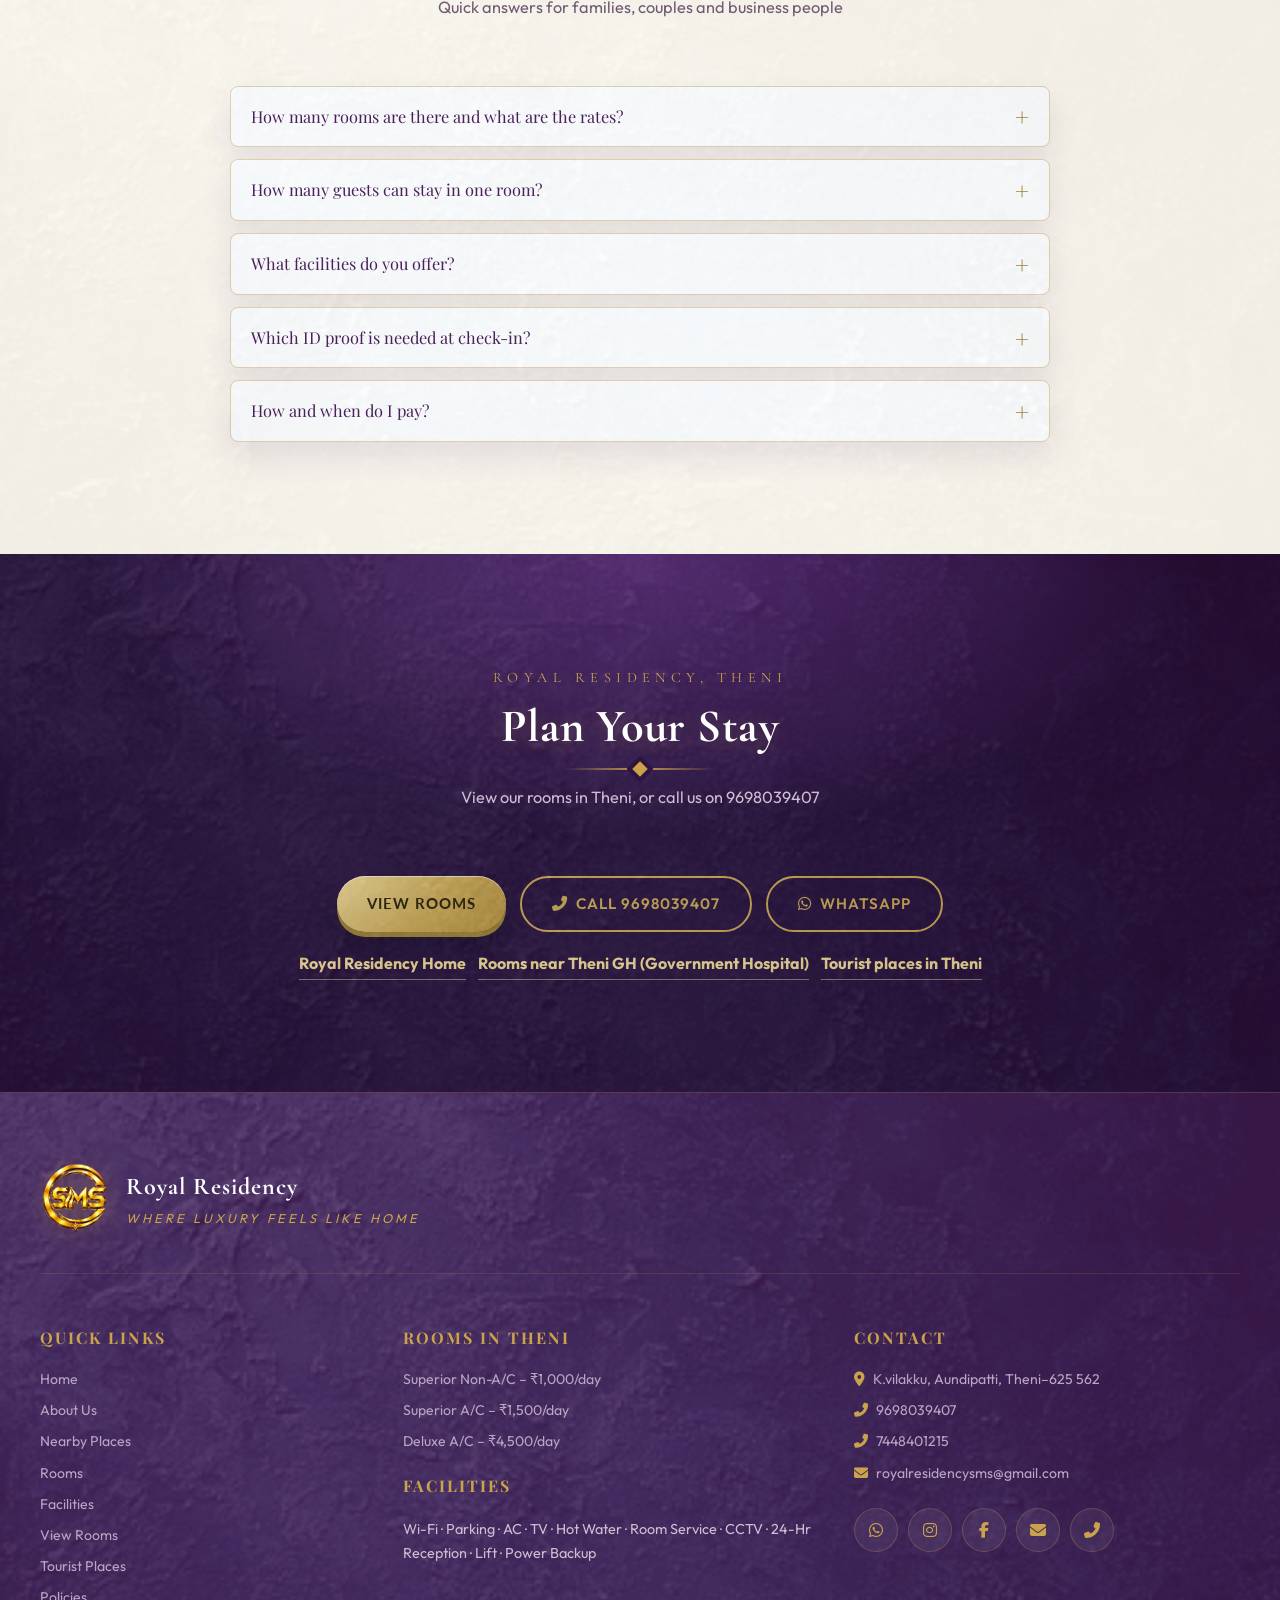
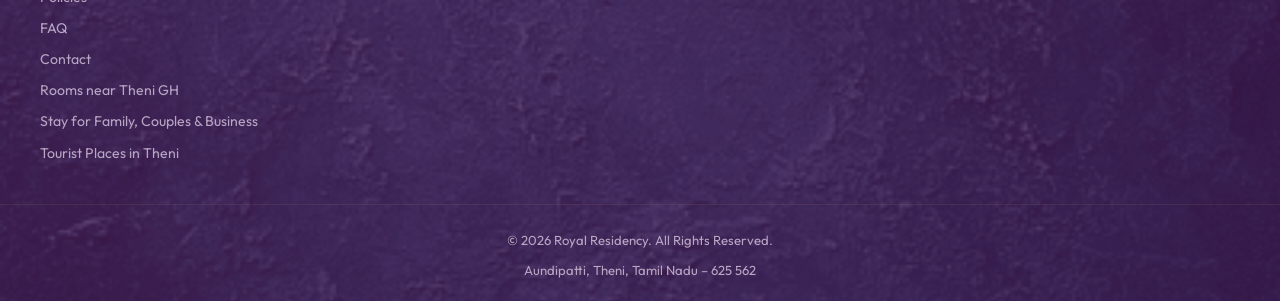
<file: stay-in-theni-for-family-couples-business.html>
<!DOCTYPE html>
<html lang="en-IN">
<head>
  <meta charset="UTF-8" />
  <meta name="viewport" content="width=device-width, initial-scale=1.0" />
  <title>Stay in Theni for Family, Couples & Business People | Royal Residency</title>
  <meta name="description" content="Stay in Theni for family, couples and business people at Royal Residency. Comfortable rooms in Theni with 24-hour reception, Wi-Fi, parking and power backup. Call or WhatsApp to reserve, pay at the residency." />
  <link rel="canonical" href="https://www.smsroyalresidency.com/stay-in-theni-for-family-couples-business.html" />
  <meta name="robots" content="index, follow, max-image-preview:large" />
  <meta name="theme-color" content="#4a2058" />
  <meta name="geo.region" content="IN-TN" />
  <meta name="geo.placename" content="Aundipatti, Theni" />
  <meta property="og:type" content="website" />
  <meta property="og:site_name" content="Royal Residency" />
  <meta property="og:locale" content="en_IN" />
  <meta property="og:title" content="Stay in Theni for Family, Couples and Business People – Royal Residency" />
  <meta property="og:description" content="Stay in Theni for family, couples and business people at Royal Residency. Comfortable rooms in Theni with 24-hour reception, Wi-Fi, parking and power backup. Call or WhatsApp to reserve, pay at the residency." />
  <meta property="og:url" content="https://www.smsroyalresidency.com/stay-in-theni-for-family-couples-business.html" />
  <meta property="og:image" content="https://www.smsroyalresidency.com/logo.png" />
  <meta name="twitter:card" content="summary" />
  <script type="application/ld+json">
  {
  "@context": "https://schema.org",
  "@type": "BreadcrumbList",
  "itemListElement": [
    { "@type": "ListItem", "position": 1, "name": "Royal Residency", "item": "https://www.smsroyalresidency.com/" },
    { "@type": "ListItem", "position": 2, "name": "Stay in Theni for Family, Couples and Business People", "item": "https://www.smsroyalresidency.com/stay-in-theni-for-family-couples-business.html" }
  ]
}
  </script>
  <link rel="icon" type="image/png" href="logo.png" />
  <link rel="apple-touch-icon" href="logo.png" />
  <link rel="stylesheet" href="site.css" />
  <link rel="preconnect" href="https://fonts.googleapis.com" />
  <link rel="preconnect" href="https://fonts.gstatic.com" crossorigin />
  <link href="https://fonts.googleapis.com/css2?family=Playfair+Display:wght@400;600;700;900&family=Outfit:wght@300;400;500;600;700&family=Lato:wght@300;400;600;700&family=Cormorant+Garamond:wght@400;500;600&display=swap" rel="stylesheet" />
  <link rel="stylesheet" href="https://cdnjs.cloudflare.com/ajax/libs/font-awesome/6.5.0/css/all.min.css" />
</head>
<body>

  <header id="header" class="scrolled">
    <div class="header-inner container">
      <div class="brand">
        <img src="logo.png" alt="Royal Residency Logo" class="nav-logo" />
        <div class="brand-text">
          <span class="brand-name">Royal Residency</span>
          <span class="brand-tagline">Where Luxury Feels Like Home</span>
        </div>
      </div>
      <nav id="nav">
        <ul class="nav-links">
          <li><a href="index.html#home">Home</a></li>
          <li><a href="index.html#about">About Us</a></li>
          <li><a href="index.html#nearby">Nearby Places</a></li>
          <li><a href="index.html#rooms">Rooms</a></li>
          <li><a href="index.html#facilities">Facilities</a></li>
          <li class="nav-book"><a href="rooms.html">View Rooms</a></li>
          <li><a href="index.html#tourist-places">Tourist Places</a></li>
          <li><a href="index.html#info">Policies</a></li>
          <li><a href="index.html#contact">Contact</a></li>
        </ul>
      </nav>
      <button class="hamburger" id="hamburger" aria-label="Toggle menu">
        <span></span><span></span><span></span>
      </button>
    </div>
  </header>

  <!-- Mobile Menu -->
  <div class="mobile-menu" id="mobileMenu">
    <ul>
      <li><a href="index.html#home" onclick="closeMobileMenu()">Home</a></li>
      <li><a href="index.html#about" onclick="closeMobileMenu()">About Us</a></li>
      <li><a href="index.html#nearby" onclick="closeMobileMenu()">Nearby Places</a></li>
      <li><a href="index.html#rooms" onclick="closeMobileMenu()">Rooms</a></li>
      <li><a href="index.html#facilities" onclick="closeMobileMenu()">Facilities</a></li>
      <li class="mm-book"><a href="rooms.html" onclick="closeMobileMenu()">View Rooms</a></li>
      <li><a href="index.html#tourist-places" onclick="closeMobileMenu()">Tourist Places</a></li>
      <li><a href="index.html#info" onclick="closeMobileMenu()">Policies</a></li>
      <li><a href="index.html#contact" onclick="closeMobileMenu()">Contact</a></li>
    </ul>
  </div>

  <section id="stay" class="section policies-section cs page-intro">
    <div class="texture-overlay"></div>
    <div class="container">
      <div class="section-header">
        <p class="section-pre">Royal Residency, Theni</p>
        <h1 class="section-title">Stay in Theni for Family, Couples and Business People</h1>
        <div class="gold-line"></div>
        <p class="section-sub">Comfortable rooms in Theni for every kind of guest, at Royal Residency</p>
      </div>
      <div class="policies-grid">
        <div class="policy-card">
          <div class="policy-icon"><i class="fas fa-child"></i></div>
          <h3>Stay for Family</h3>
          <p>Children are welcome. Maximum occupancy is 2 adults with children per room. Infants stay free of charge with existing bedding.</p>
        </div>
        <div class="policy-card">
          <div class="policy-icon"><i class="fas fa-heart"></i></div>
          <h3>Stay for Couples</h3>
          <p>Choose a Superior A/C or Deluxe A/C room with television, hot water and Wi-Fi. Each room takes 2 adults, and the Deluxe room adds a bathtub.</p>
        </div>
        <div class="policy-card">
          <div class="policy-icon"><i class="fas fa-briefcase"></i></div>
          <h3>Stay for Business People</h3>
          <p>Wi-Fi access, a 24-hour reception, power backup and room service for a hassle-free business trip.</p>
        </div>
      </div>
    </div>
  </section>

  <section id="rooms" class="section rooms-section cs">
    <div class="container">
      <div class="section-header">
        <p class="section-pre">Our</p>
        <h2 class="section-title">Rooms in Theni for Every Stay</h2>
        <div class="gold-line"></div>
        <p class="section-sub">Non-A/C, A/C and Deluxe rooms &nbsp;|&nbsp; Maximum 2 Adults + Children per Room</p>
      </div>

      <div class="rooms-grid">

        <!-- Standard Non-AC -->
        <div class="room-card">
          <figure class="room-photo"><img src="images/rooms/sms-royal-residency-superior-non-ac-room-101-card-theni.jpg" alt="Superior Non-A/C room in Theni – SMS Royal Residency" width="600" height="1067" loading="lazy" decoding="async" /></figure>
          <div class="room-badge">Superior</div>
          <h3 class="room-title">Superior Non-A/C Room</h3>
          <p class="room-desc">Comfortable and well-furnished room offering all essential amenities for a pleasant stay. A budget room in Theni, perfect for budget-conscious travelers.</p>
          <ul class="room-features">
            <li><i class="fas fa-check-circle"></i> Fan &amp; Ventilation</li>
            <li><i class="fas fa-check-circle"></i> Television</li>
            <li><i class="fas fa-check-circle"></i> Hot Water</li>
            <li><i class="fas fa-check-circle"></i> Wi-Fi Access</li>
            <li><i class="fas fa-check-circle"></i> Room Service</li>
          </ul>
          <div class="room-price">
            <span class="price-label">Per Day</span>
            <span class="price-amount">₹1,000</span>
          </div>
          <a href="rooms.html#non-ac" class="btn-gold btn-room">View Rooms</a>
        </div>

        <!-- Standard AC -->
        <div class="room-card room-card--featured">
          <figure class="room-photo"><img src="images/rooms/sms-royal-residency-superior-ac-room-201-206-card-theni.jpg" alt="Superior A/C room in Theni – SMS Royal Residency" width="600" height="1067" loading="lazy" decoding="async" /></figure>
          <div class="room-badge">Superior</div>
          <h3 class="room-title">Superior A/C Room</h3>
          <p class="room-desc">Beat the heat with our air-conditioned Superior rooms in Theni, ideal for family and couples. Enjoy a relaxed, cool environment with superior comfort and modern amenities.</p>
          <ul class="room-features">
            <li><i class="fas fa-check-circle"></i> Air Conditioning</li>
            <li><i class="fas fa-check-circle"></i> Television</li>
            <li><i class="fas fa-check-circle"></i> Hot Water</li>
            <li><i class="fas fa-check-circle"></i> Wi-Fi Access</li>
            <li><i class="fas fa-check-circle"></i> Room Service</li>
          </ul>
          <div class="room-price">
            <span class="price-label">Per Day</span>
            <span class="price-amount">₹1,500</span>
          </div>
          <a href="rooms.html#ac" class="btn-gold btn-room">View Rooms</a>
        </div>

        <!-- Deluxe AC -->
        <div class="room-card">
          <figure class="room-photo"><img src="images/rooms/sms-royal-residency-deluxe-ac-room-303-a-card-theni.jpg" alt="Deluxe A/C room in Theni – SMS Royal Residency" width="600" height="1067" loading="lazy" decoding="async" /></figure>
          <div class="room-badge room-badge--deluxe">Deluxe</div>
          <h3 class="room-title">Deluxe A/C Room</h3>
          <p class="room-desc">Experience the pinnacle of luxury in our spacious Deluxe rooms in Theni, a fine stay for couples and business people — exquisitely furnished with premium fittings and exclusive services.</p>
          <ul class="room-features">
            <li><i class="fas fa-check-circle"></i> Luxury Air Conditioning</li>
            <li><i class="fas fa-check-circle"></i> Premium Television</li>
            <li><i class="fas fa-check-circle"></i> Hot Water &amp; Bathtub</li>
            <li><i class="fas fa-check-circle"></i> High-Speed Wi-Fi</li>
            <li><i class="fas fa-check-circle"></i> Priority Room Service</li>
          </ul>
          <div class="room-price">
            <span class="price-label">Per Day</span>
            <span class="price-amount">₹4,500</span>
          </div>
          <a href="rooms.html#deluxe" class="btn-gold btn-room">View Rooms</a>
        </div>

      </div>
    </div>
  </section>

  <section id="facilities" class="section facilities-section">
    <div class="texture-overlay"></div>
    <div class="container">
      <div class="section-header">
        <p class="section-pre">What We Offer</p>
        <h2 class="section-title">Our Facilities</h2>
        <div class="gold-line"></div>
        <p class="section-sub">Everything you need for a perfect stay in Theni</p>
      </div>
      <div class="facilities-grid">
        <div class="facility-card">
          <div class="facility-icon"><i class="fas fa-wifi"></i></div>
          <span>Wi-Fi</span>
        </div>
        <div class="facility-card">
          <div class="facility-icon"><i class="fas fa-parking"></i></div>
          <span>Parking</span>
        </div>
        <div class="facility-card">
          <div class="facility-icon"><i class="fas fa-wind"></i></div>
          <span>Air Conditioning</span>
        </div>
        <div class="facility-card">
          <div class="facility-icon"><i class="fas fa-tv"></i></div>
          <span>Television</span>
        </div>
        <div class="facility-card">
          <div class="facility-icon"><i class="fas fa-hot-tub"></i></div>
          <span>Hot Water</span>
        </div>
        <div class="facility-card">
          <div class="facility-icon"><i class="fas fa-concierge-bell"></i></div>
          <span>Room Service</span>
        </div>
        <div class="facility-card">
          <div class="facility-icon"><i class="fas fa-video"></i></div>
          <span>CCTV Security</span>
        </div>
        <div class="facility-card">
          <div class="facility-icon"><i class="fas fa-clock"></i></div>
          <span>24-Hr Reception</span>
        </div>
        <div class="facility-card">
          <div class="facility-icon"><i class="fas fa-elevator"></i></div>
          <span>Lift / Elevator</span>
        </div>
        <div class="facility-card">
          <div class="facility-icon"><i class="fas fa-bolt"></i></div>
          <span>Power Backup</span>
        </div>
      </div>
    </div>
  </section>

  <section id="faq" class="section policies-section info-section cs">
    <div class="texture-overlay"></div>
    <div class="container">
      <div class="section-header">
        <p class="section-pre">Good To Know</p>
        <h2 class="section-title">Stay in Theni: Questions</h2>
        <div class="gold-line"></div>
        <p class="section-sub">Quick answers for families, couples and business people</p>
      </div>
      <div class="faq-list">
        <details class="faq-item"><summary>How many rooms are there and what are the rates?</summary><p>We have 16 rooms: Superior Non-A/C at ₹1,000 per day, Superior A/C at ₹1,500 per day and Deluxe A/C at ₹4,500 per day.</p></details>
        <details class="faq-item"><summary>How many guests can stay in one room?</summary><p>Each room takes a maximum of 2 adults with children.</p></details>
        <details class="faq-item"><summary>What facilities do you offer?</summary><p>Wi-Fi, parking, air conditioning in A/C rooms, television, hot water, room service, CCTV security, a lift, power backup and a 24-hour reception.</p></details>
        <details class="faq-item"><summary>Which ID proof is needed at check-in?</summary><p>Every guest needs a valid government photo ID: Aadhaar card, Passport, Voter ID or Driving License.</p></details>
        <details class="faq-item"><summary>How and when do I pay?</summary><p>Payment is made at the residency after you arrive, by cash or UPI. There is no online payment on this website.</p></details>
      </div>
    </div>
  </section>

  <section class="section facilities-section">
    <div class="texture-overlay"></div>
    <div class="container">
      <div class="section-header">
        <p class="section-pre">Royal Residency, Theni</p>
        <h2 class="section-title">Plan Your Stay</h2>
        <div class="gold-line"></div>
        <p class="section-sub">View our rooms in Theni, or call us on 9698039407</p>
      </div>
      <div class="page-cta">
        <a href="rooms.html" class="btn-gold">View Rooms</a>
        <a href="tel:9698039407" class="btn-outline"><i class="fas fa-phone-alt"></i> Call 9698039407</a>
        <a href="https://wa.me/919698039407" target="_blank" rel="noopener" class="btn-outline"><i class="fab fa-whatsapp"></i> WhatsApp</a>
      </div>
      <div class="page-links">
        <a href="index.html">Royal Residency Home</a>
        <a href="rooms-near-theni-gh.html">Rooms near Theni GH (Government Hospital)</a>
        <a href="tourist-places-theni.html">Tourist places in Theni</a>
      </div>
    </div>
  </section>

  <!-- ===== FOOTER ===== -->
  <footer class="footer">
    <div class="texture-overlay"></div>
    <div class="container footer-inner">
      <div class="footer-brand">
        <img src="logo.png" alt="Royal Residency" class="footer-logo" />
        <div>
          <h3 class="footer-name">Royal Residency</h3>
          <p class="footer-tagline">Where Luxury Feels Like Home</p>
        </div>
      </div>
      <div class="footer-grid">
        <div class="footer-col">
          <h4>Quick Links</h4>
          <ul>
            <li><a href="index.html#home">Home</a></li>
            <li><a href="index.html#about">About Us</a></li>
            <li><a href="index.html#nearby">Nearby Places</a></li>
            <li><a href="index.html#rooms">Rooms</a></li>
            <li><a href="index.html#facilities">Facilities</a></li>
            <li><a href="rooms.html">View Rooms</a></li>
            <li><a href="index.html#tourist-places">Tourist Places</a></li>
            <li><a href="index.html#info">Policies</a></li>
            <li><a href="index.html#faq">FAQ</a></li>
            <li><a href="index.html#contact">Contact</a></li>
            <li><a href="rooms-near-theni-gh.html">Rooms near Theni GH</a></li>
            <li><a href="stay-in-theni-for-family-couples-business.html">Stay for Family, Couples &amp; Business</a></li>
            <li><a href="tourist-places-theni.html">Tourist Places in Theni</a></li>
          </ul>
        </div>
        <div class="footer-col">
          <h4>Rooms in Theni</h4>
          <ul>
            <li>Superior Non-A/C – ₹1,000/day</li>
            <li>Superior A/C – ₹1,500/day</li>
            <li>Deluxe A/C – ₹4,500/day</li>
          </ul>
          <h4 style="margin-top:1.2rem;">Facilities</h4>
          <p style="color:#cdbfd3; font-size:0.9rem;">Wi-Fi · Parking · AC · TV · Hot Water · Room Service · CCTV · 24-Hr Reception · Lift · Power Backup</p>
        </div>
        <div class="footer-col">
          <h4>Contact</h4>
          <ul>
            <li><i class="fas fa-map-marker-alt"></i> K.vilakku, Aundipatti, Theni–625 562</li>
            <li><i class="fas fa-phone-alt"></i> <a href="tel:9698039407">9698039407</a></li>
            <li><i class="fas fa-phone-alt"></i> <a href="tel:7448401215">7448401215</a></li>
            <li><i class="fas fa-envelope"></i> <a href="mailto:royalresidencysms@gmail.com">royalresidencysms@gmail.com</a></li>
          </ul>
          <div class="footer-social">
            <a href="https://wa.me/919698039407" target="_blank" rel="noopener" aria-label="WhatsApp"><i class="fab fa-whatsapp"></i></a>
            <a href="https://www.instagram.com/sms_royalresidency" target="_blank" rel="noopener" aria-label="Instagram"><i class="fab fa-instagram"></i></a>
            <a href="https://www.facebook.com/share/1FWTma77LX/" target="_blank" rel="noopener" aria-label="Facebook"><i class="fab fa-facebook-f"></i></a>
            <a href="mailto:royalresidencysms@gmail.com" aria-label="Email"><i class="fas fa-envelope"></i></a>
            <a href="tel:9698039407" aria-label="Call"><i class="fas fa-phone-alt"></i></a>
          </div>
        </div>
      </div>
    </div>
    <div class="footer-bottom">
      <p>© <span id="footer-year">2026</span> Royal Residency. All Rights Reserved.</p>
      <p class="footer-location">Aundipatti, Theni, Tamil Nadu – 625 562</p>
    </div>
  </footer>

  <!-- ===== FLOATING WHATSAPP BUTTON ===== -->
  <a href="https://wa.me/919698039407" target="_blank" rel="noopener" class="whatsapp-float" aria-label="Chat on WhatsApp">
    <i class="fab fa-whatsapp"></i>
    <span class="whatsapp-tooltip">Chat with us!</span>
  </a>

  <!-- ===== BACK TO TOP ===== -->
  <nav class="bottom-nav" aria-label="Quick navigation">
    <a href="index.html#home"><i class="fas fa-home"></i>Home</a>
    <a href="index.html#rooms"><i class="fas fa-bed"></i>Rooms</a>
    <a href="rooms.html" class="bn-book"><i class="fas fa-door-open"></i>View</a>
    <a href="index.html#tourist-places"><i class="fas fa-map-marked-alt"></i>Places</a>
    <a href="index.html#contact"><i class="fas fa-phone-alt"></i>Contact</a>
  </nav>
  <button id="backToTop" class="back-to-top" aria-label="Back to top">
    <i class="fas fa-chevron-up"></i>
  </button>


  <script src="script.js"></script>
  <script src="royal-theme.js"></script>
</body>
</html>
</file>
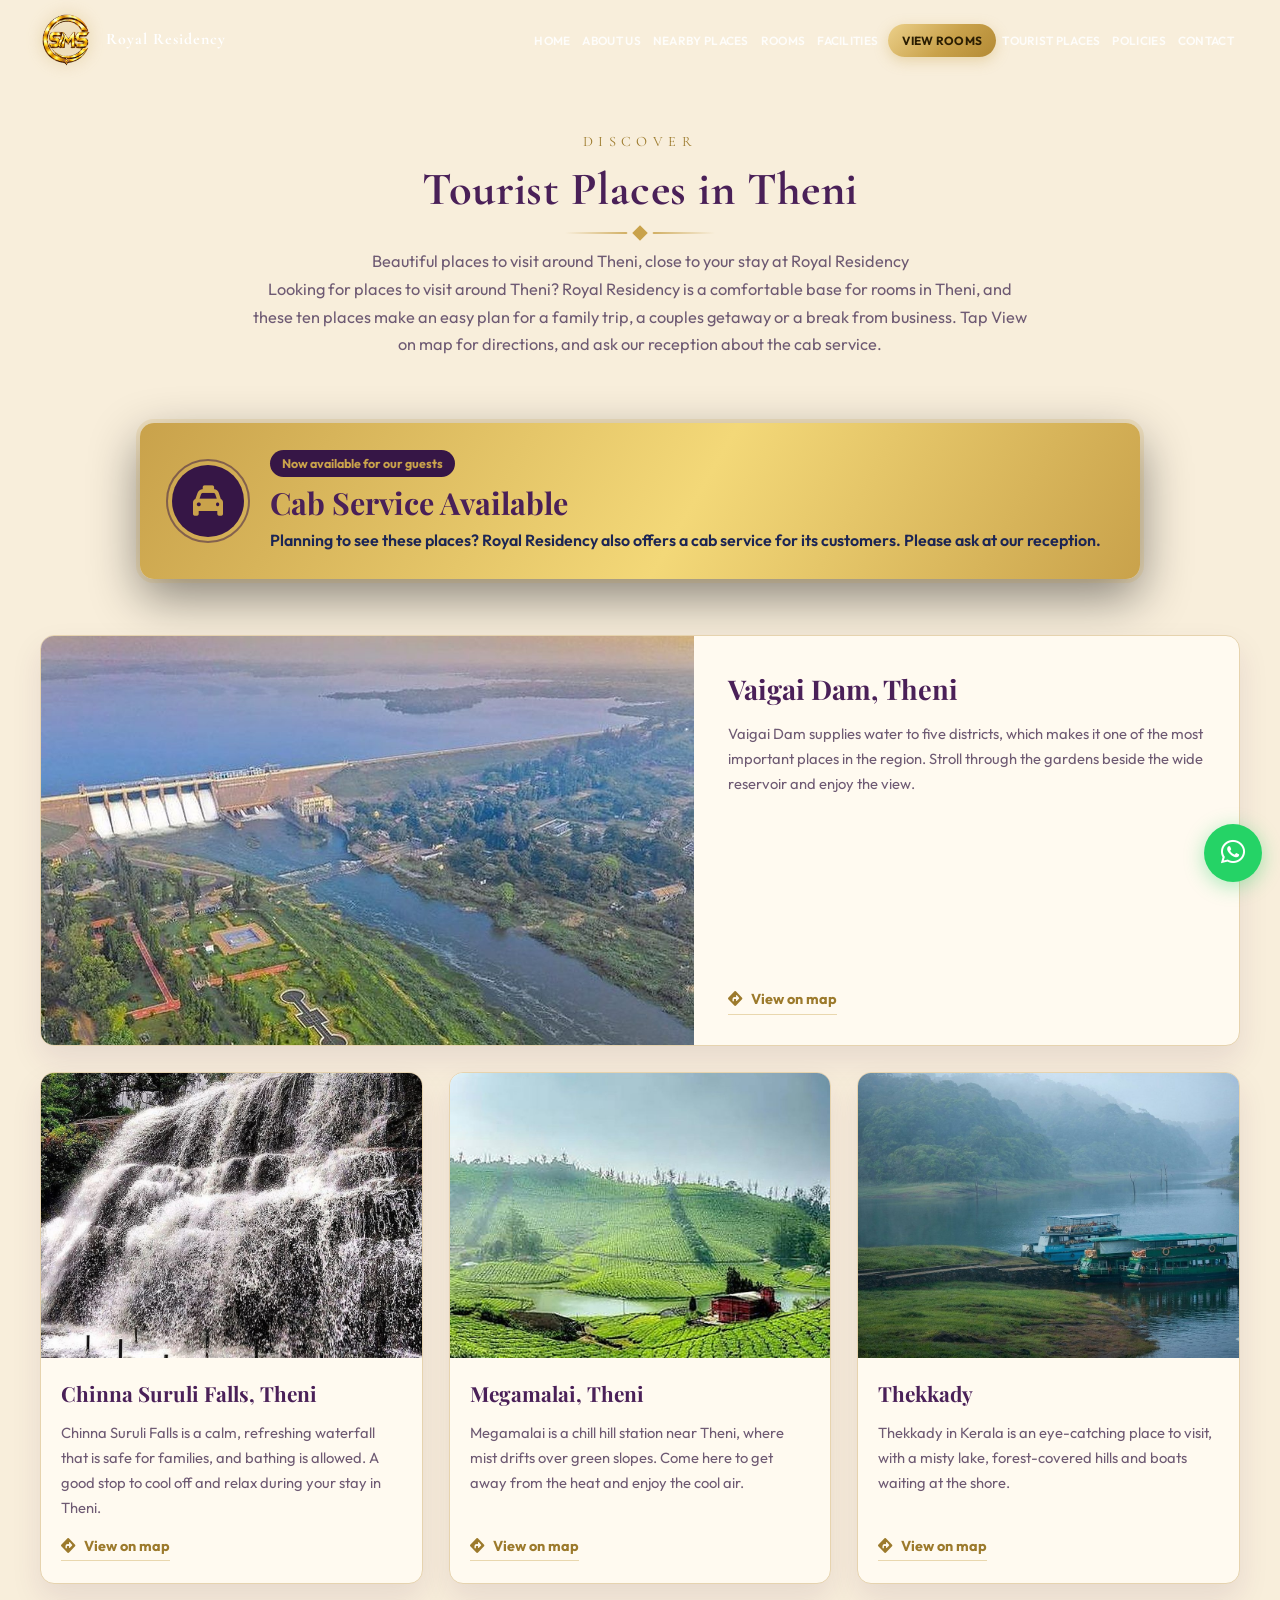
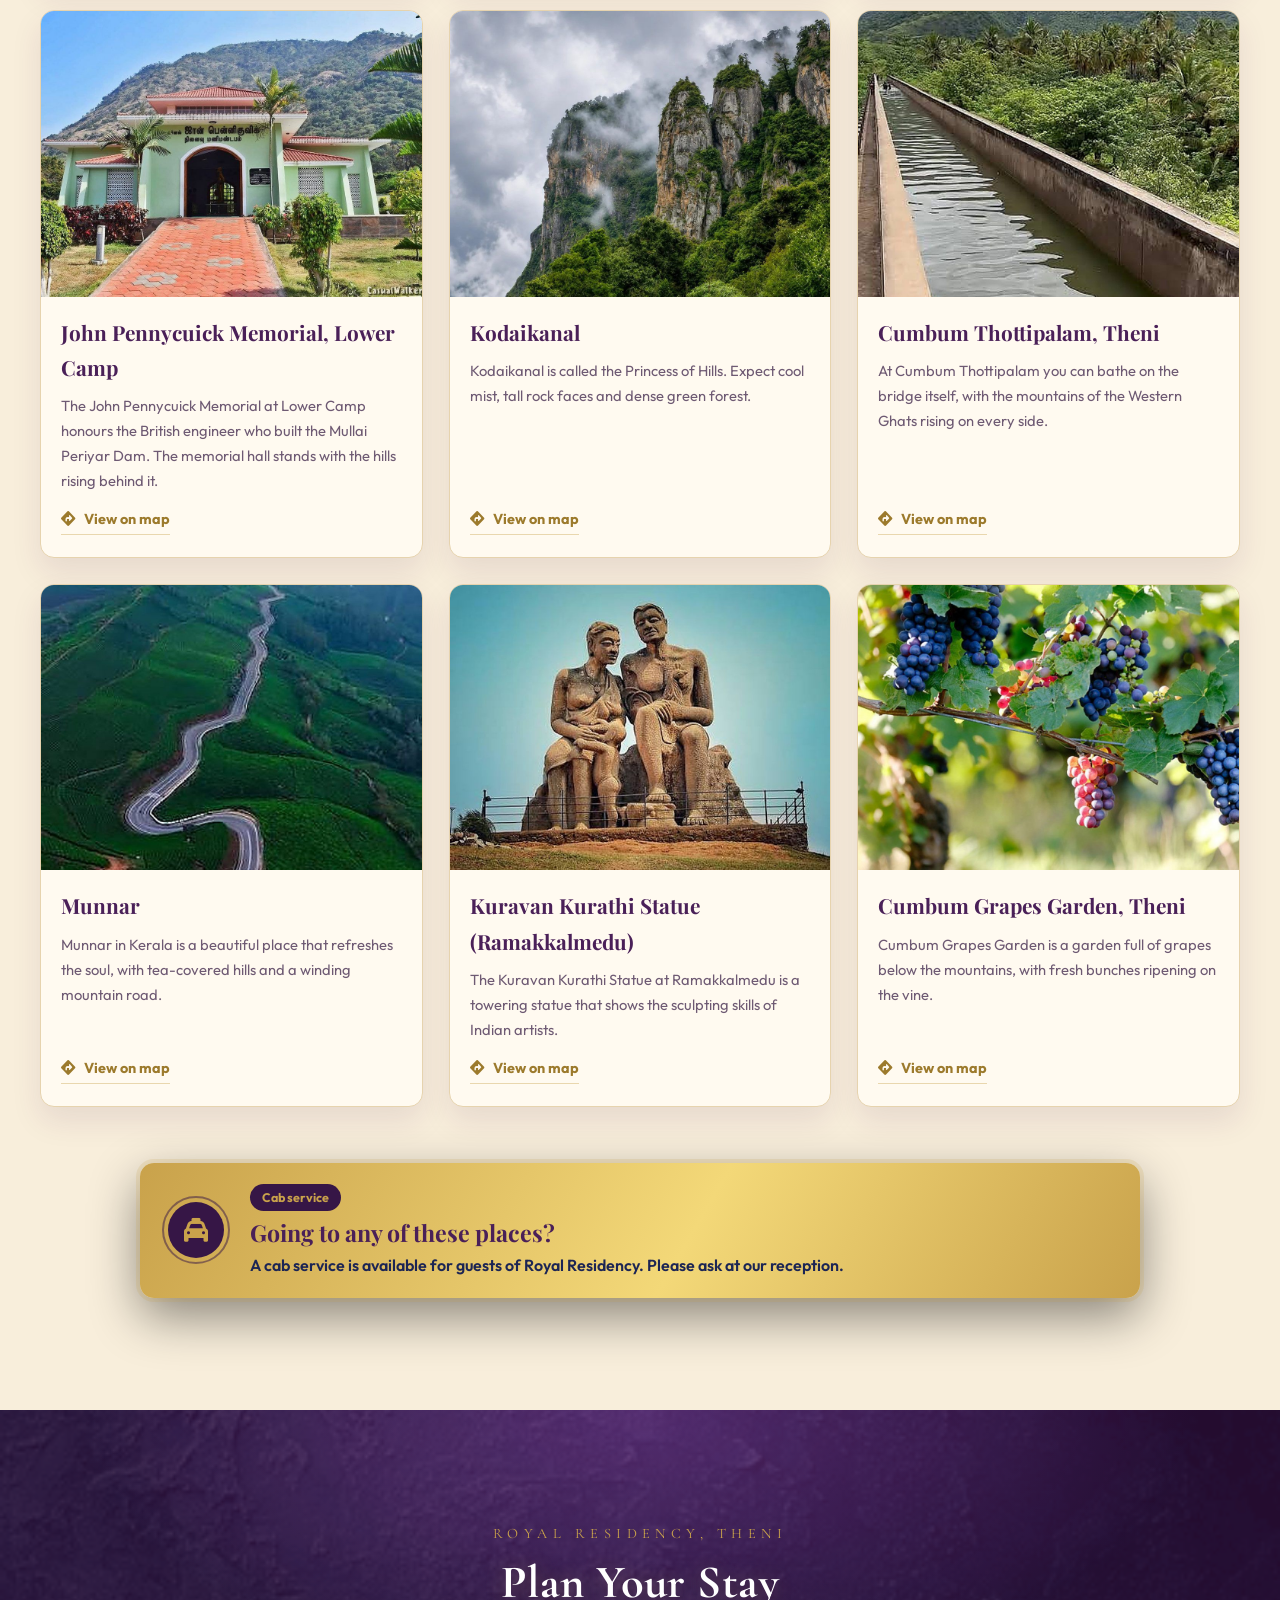
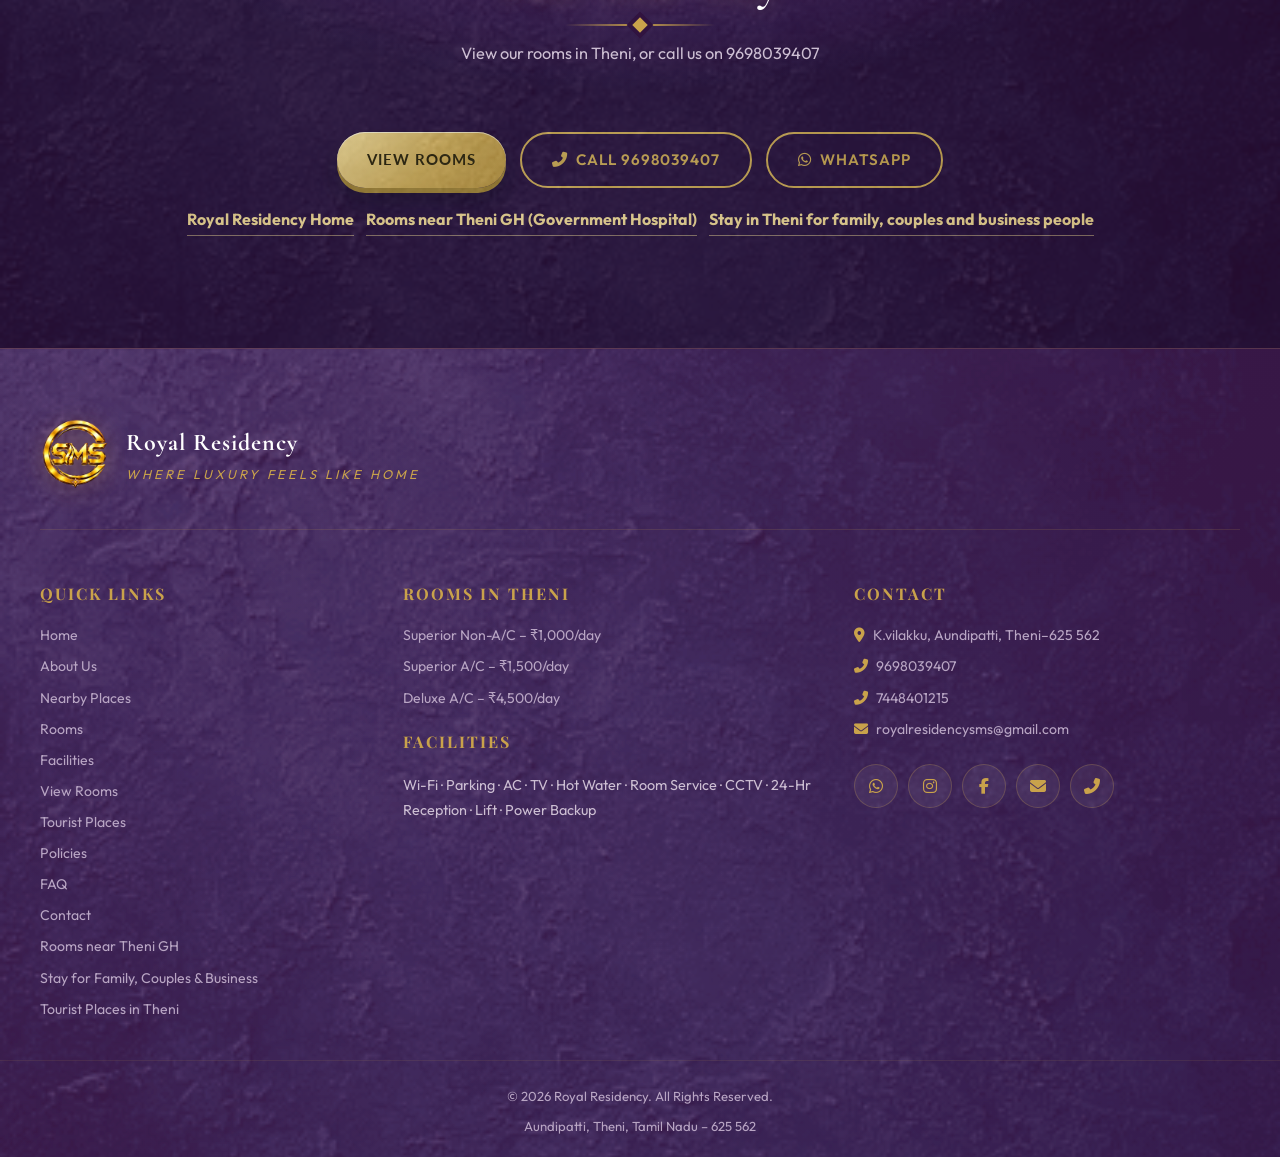
<file: tourist-places-theni.html>
<!DOCTYPE html>
<html lang="en-IN">
<head>
  <meta charset="UTF-8" />
  <meta name="viewport" content="width=device-width, initial-scale=1.0" />
  <title>Tourist Places in Theni | Vaigai Dam, Megamalai & More – Royal Residency</title>
  <meta name="description" content="Tourist places around Theni: Vaigai Dam, Chinna Suruli Falls, Megamalai, Cumbum Thottipalam, Cumbum Grapes Garden and more. Stay at Royal Residency, rooms in Theni with cab service." />
  <link rel="canonical" href="https://www.smsroyalresidency.com/tourist-places-theni.html" />
  <meta name="robots" content="index, follow, max-image-preview:large" />
  <meta name="theme-color" content="#4a2058" />
  <meta name="geo.region" content="IN-TN" />
  <meta name="geo.placename" content="Aundipatti, Theni" />
  <meta property="og:type" content="website" />
  <meta property="og:site_name" content="Royal Residency" />
  <meta property="og:locale" content="en_IN" />
  <meta property="og:title" content="Tourist Places in Theni – Royal Residency" />
  <meta property="og:description" content="Tourist places around Theni: Vaigai Dam, Chinna Suruli Falls, Megamalai, Cumbum Thottipalam, Cumbum Grapes Garden and more. Stay at Royal Residency, rooms in Theni with cab service." />
  <meta property="og:url" content="https://www.smsroyalresidency.com/tourist-places-theni.html" />
  <meta property="og:image" content="https://www.smsroyalresidency.com/logo.png" />
  <meta name="twitter:card" content="summary" />
  <script type="application/ld+json">
  {
  "@context": "https://schema.org",
  "@type": "BreadcrumbList",
  "itemListElement": [
    { "@type": "ListItem", "position": 1, "name": "Royal Residency", "item": "https://www.smsroyalresidency.com/" },
    { "@type": "ListItem", "position": 2, "name": "Tourist Places in Theni", "item": "https://www.smsroyalresidency.com/tourist-places-theni.html" }
  ]
}
  </script>
  <link rel="icon" type="image/png" href="logo.png" />
  <link rel="apple-touch-icon" href="logo.png" />
  <link rel="stylesheet" href="site.css" />
  <link rel="preconnect" href="https://fonts.googleapis.com" />
  <link rel="preconnect" href="https://fonts.gstatic.com" crossorigin />
  <link href="https://fonts.googleapis.com/css2?family=Playfair+Display:wght@400;600;700;900&family=Outfit:wght@300;400;500;600;700&family=Lato:wght@300;400;600;700&family=Cormorant+Garamond:wght@400;500;600&display=swap" rel="stylesheet" />
  <link rel="stylesheet" href="https://cdnjs.cloudflare.com/ajax/libs/font-awesome/6.5.0/css/all.min.css" />
</head>
<body>

  <header id="header" class="scrolled">
    <div class="header-inner container">
      <div class="brand">
        <img src="logo.png" alt="Royal Residency Logo" class="nav-logo" />
        <div class="brand-text">
          <span class="brand-name">Royal Residency</span>
          <span class="brand-tagline">Where Luxury Feels Like Home</span>
        </div>
      </div>
      <nav id="nav">
        <ul class="nav-links">
          <li><a href="index.html#home">Home</a></li>
          <li><a href="index.html#about">About Us</a></li>
          <li><a href="index.html#nearby">Nearby Places</a></li>
          <li><a href="index.html#rooms">Rooms</a></li>
          <li><a href="index.html#facilities">Facilities</a></li>
          <li class="nav-book"><a href="rooms.html">View Rooms</a></li>
          <li><a href="index.html#tourist-places">Tourist Places</a></li>
          <li><a href="index.html#info">Policies</a></li>
          <li><a href="index.html#contact">Contact</a></li>
        </ul>
      </nav>
      <button class="hamburger" id="hamburger" aria-label="Toggle menu">
        <span></span><span></span><span></span>
      </button>
    </div>
  </header>

  <!-- Mobile Menu -->
  <div class="mobile-menu" id="mobileMenu">
    <ul>
      <li><a href="index.html#home" onclick="closeMobileMenu()">Home</a></li>
      <li><a href="index.html#about" onclick="closeMobileMenu()">About Us</a></li>
      <li><a href="index.html#nearby" onclick="closeMobileMenu()">Nearby Places</a></li>
      <li><a href="index.html#rooms" onclick="closeMobileMenu()">Rooms</a></li>
      <li><a href="index.html#facilities" onclick="closeMobileMenu()">Facilities</a></li>
      <li class="mm-book"><a href="rooms.html" onclick="closeMobileMenu()">View Rooms</a></li>
      <li><a href="index.html#tourist-places" onclick="closeMobileMenu()">Tourist Places</a></li>
      <li><a href="index.html#info" onclick="closeMobileMenu()">Policies</a></li>
      <li><a href="index.html#contact" onclick="closeMobileMenu()">Contact</a></li>
    </ul>
  </div>

  <section id="tourist-places" class="section tourist-section cs page-intro">
    <div class="container">
      <div class="section-header">
        <p class="section-pre">Discover</p>
        <h1 class="section-title">Tourist Places in Theni</h1>
        <div class="gold-line"></div>
        <p class="section-sub">Beautiful places to visit around Theni, close to your stay at Royal Residency</p>
        <p class="section-sub">Looking for places to visit around Theni? Royal Residency is a comfortable base for rooms in Theni, and these ten places make an easy plan for a family trip, a couples getaway or a break from business. Tap View on map for directions, and ask our reception about the cab service.</p>
      </div>
      <aside class="tp-cab" aria-label="Cab service">
        <div class="tp-cab-icon"><i class="fas fa-taxi"></i></div>
        <div class="tp-cab-text">
          <span class="tp-cab-tag">Now available for our guests</span>
          <h3>Cab Service Available</h3>
          <p>Planning to see these places? Royal Residency also offers a cab service for its customers. Please ask at our reception.</p>
        </div>
      </aside>
      <div class="tp-list" id="gallery">
        <article class="tp-item">
          <figure class="tp-photo"><img src="images/vaigai-dam-theni.jpg" alt="Vaigai Dam, Theni – reservoir and gardens" width="1000" height="750" loading="lazy" decoding="async" /></figure>
          <div class="tp-body">
            <h3>Vaigai Dam, Theni</h3>
            <p>Vaigai Dam supplies water to five districts, which makes it one of the most important places in the region. Stroll through the gardens beside the wide reservoir and enjoy the view.</p>
            <a class="tp-map" href="https://www.google.com/maps/search/?api=1&amp;query=Vaigai+Dam+Theni" target="_blank" rel="noopener"><i class="fas fa-directions"></i> View on map</a>
          </div>
        </article>
        <article class="tp-item">
          <figure class="tp-photo"><img src="images/chinna-suruli-falls-theni.jpg" alt="Chinna Suruli Falls, Theni – cascading over rocks" width="1000" height="750" loading="lazy" decoding="async" /></figure>
          <div class="tp-body">
            <h3>Chinna Suruli Falls, Theni</h3>
            <p>Chinna Suruli Falls is a calm, refreshing waterfall that is safe for families, and bathing is allowed. A good stop to cool off and relax during your stay in Theni.</p>
            <a class="tp-map" href="https://www.google.com/maps/search/?api=1&amp;query=Chinna+Suruli+Falls+Theni" target="_blank" rel="noopener"><i class="fas fa-directions"></i> View on map</a>
          </div>
        </article>
        <article class="tp-item">
          <figure class="tp-photo"><img src="images/megamalai-theni.jpg" alt="Megamalai, Theni – misty green hills" width="1000" height="750" loading="lazy" decoding="async" /></figure>
          <div class="tp-body">
            <h3>Megamalai, Theni</h3>
            <p>Megamalai is a chill hill station near Theni, where mist drifts over green slopes. Come here to get away from the heat and enjoy the cool air.</p>
            <a class="tp-map" href="https://www.google.com/maps/search/?api=1&amp;query=Megamalai+Theni" target="_blank" rel="noopener"><i class="fas fa-directions"></i> View on map</a>
          </div>
        </article>
        <article class="tp-item">
          <figure class="tp-photo"><img src="images/thekkady.jpg" alt="Boats on the misty lake at Thekkady" width="1000" height="750" loading="lazy" decoding="async" /></figure>
          <div class="tp-body">
            <h3>Thekkady</h3>
            <p>Thekkady in Kerala is an eye-catching place to visit, with a misty lake, forest-covered hills and boats waiting at the shore.</p>
            <a class="tp-map" href="https://www.google.com/maps/search/?api=1&amp;query=Thekkady+Kerala" target="_blank" rel="noopener"><i class="fas fa-directions"></i> View on map</a>
          </div>
        </article>
        <article class="tp-item">
          <figure class="tp-photo"><img src="images/pennycuick-memorial.jpg" alt="John Pennycuick Memorial hall at Lower Camp" width="1000" height="750" loading="lazy" decoding="async" /></figure>
          <div class="tp-body">
            <h3>John Pennycuick Memorial, Lower Camp</h3>
            <p>The John Pennycuick Memorial at Lower Camp honours the British engineer who built the Mullai Periyar Dam. The memorial hall stands with the hills rising behind it.</p>
            <a class="tp-map" href="https://www.google.com/maps/search/?api=1&amp;query=John+Pennycuick+Memorial+Lower+Camp" target="_blank" rel="noopener"><i class="fas fa-directions"></i> View on map</a>
          </div>
        </article>
        <article class="tp-item">
          <figure class="tp-photo"><img src="images/kodaikanal.jpg" alt="Misty rock cliffs and green forest at Kodaikanal" width="1000" height="750" loading="lazy" decoding="async" /></figure>
          <div class="tp-body">
            <h3>Kodaikanal</h3>
            <p>Kodaikanal is called the Princess of Hills. Expect cool mist, tall rock faces and dense green forest.</p>
            <a class="tp-map" href="https://www.google.com/maps/search/?api=1&amp;query=Kodaikanal" target="_blank" rel="noopener"><i class="fas fa-directions"></i> View on map</a>
          </div>
        </article>
        <article class="tp-item">
          <figure class="tp-photo"><img src="images/cumbum-thottipalam-theni.jpg" alt="Cumbum Thottipalam, Theni – water channel with Western Ghats mountains behind" width="1000" height="750" loading="lazy" decoding="async" /></figure>
          <div class="tp-body">
            <h3>Cumbum Thottipalam, Theni</h3>
            <p>At Cumbum Thottipalam you can bathe on the bridge itself, with the mountains of the Western Ghats rising on every side.</p>
            <a class="tp-map" href="https://www.google.com/maps/search/?api=1&amp;query=Cumbum+Thottipalam+Theni" target="_blank" rel="noopener"><i class="fas fa-directions"></i> View on map</a>
          </div>
        </article>
        <article class="tp-item">
          <figure class="tp-photo"><img src="images/munnar.jpg" alt="Winding road through tea hills at Munnar" width="1000" height="750" loading="lazy" decoding="async" /></figure>
          <div class="tp-body">
            <h3>Munnar</h3>
            <p>Munnar in Kerala is a beautiful place that refreshes the soul, with tea-covered hills and a winding mountain road.</p>
            <a class="tp-map" href="https://www.google.com/maps/search/?api=1&amp;query=Munnar+Kerala" target="_blank" rel="noopener"><i class="fas fa-directions"></i> View on map</a>
          </div>
        </article>
        <article class="tp-item">
          <figure class="tp-photo"><img src="images/kuravan-kurathi-statue.jpg" alt="Kuravan Kurathi Statue, Ramakkalmedu" width="1000" height="750" loading="lazy" decoding="async" /></figure>
          <div class="tp-body">
            <h3>Kuravan Kurathi Statue (Ramakkalmedu)</h3>
            <p>The Kuravan Kurathi Statue at Ramakkalmedu is a towering statue that shows the sculpting skills of Indian artists.</p>
            <a class="tp-map" href="https://www.google.com/maps/search/?api=1&amp;query=Kuravan+Kurathi+Statue+Ramakkalmedu" target="_blank" rel="noopener"><i class="fas fa-directions"></i> View on map</a>
          </div>
        </article>
        <article class="tp-item">
          <figure class="tp-photo"><img src="images/cumbum-grapes-garden-theni.jpg" alt="Cumbum Grapes Garden, Theni – bunches of grapes ripening on the vine" width="1000" height="750" loading="lazy" decoding="async" /></figure>
          <div class="tp-body">
            <h3>Cumbum Grapes Garden, Theni</h3>
            <p>Cumbum Grapes Garden is a garden full of grapes below the mountains, with fresh bunches ripening on the vine.</p>
            <a class="tp-map" href="https://www.google.com/maps/search/?api=1&amp;query=Grape+Garden+Cumbum+Theni" target="_blank" rel="noopener"><i class="fas fa-directions"></i> View on map</a>
          </div>
        </article>
      </div>
      <aside class="tp-cab tp-cab--end" aria-label="Cab service">
        <div class="tp-cab-icon"><i class="fas fa-taxi"></i></div>
        <div class="tp-cab-text">
          <span class="tp-cab-tag">Cab service</span>
          <h3>Going to any of these places?</h3>
          <p>A cab service is available for guests of Royal Residency. Please ask at our reception.</p>
        </div>
      </aside>
    </div>
  </section>

  <section class="section facilities-section">
    <div class="texture-overlay"></div>
    <div class="container">
      <div class="section-header">
        <p class="section-pre">Royal Residency, Theni</p>
        <h2 class="section-title">Plan Your Stay</h2>
        <div class="gold-line"></div>
        <p class="section-sub">View our rooms in Theni, or call us on 9698039407</p>
      </div>
      <div class="page-cta">
        <a href="rooms.html" class="btn-gold">View Rooms</a>
        <a href="tel:9698039407" class="btn-outline"><i class="fas fa-phone-alt"></i> Call 9698039407</a>
        <a href="https://wa.me/919698039407" target="_blank" rel="noopener" class="btn-outline"><i class="fab fa-whatsapp"></i> WhatsApp</a>
      </div>
      <div class="page-links">
        <a href="index.html">Royal Residency Home</a>
        <a href="rooms-near-theni-gh.html">Rooms near Theni GH (Government Hospital)</a>
        <a href="stay-in-theni-for-family-couples-business.html">Stay in Theni for family, couples and business people</a>
      </div>
    </div>
  </section>

  <!-- ===== FOOTER ===== -->
  <footer class="footer">
    <div class="texture-overlay"></div>
    <div class="container footer-inner">
      <div class="footer-brand">
        <img src="logo.png" alt="Royal Residency" class="footer-logo" />
        <div>
          <h3 class="footer-name">Royal Residency</h3>
          <p class="footer-tagline">Where Luxury Feels Like Home</p>
        </div>
      </div>
      <div class="footer-grid">
        <div class="footer-col">
          <h4>Quick Links</h4>
          <ul>
            <li><a href="index.html#home">Home</a></li>
            <li><a href="index.html#about">About Us</a></li>
            <li><a href="index.html#nearby">Nearby Places</a></li>
            <li><a href="index.html#rooms">Rooms</a></li>
            <li><a href="index.html#facilities">Facilities</a></li>
            <li><a href="rooms.html">View Rooms</a></li>
            <li><a href="index.html#tourist-places">Tourist Places</a></li>
            <li><a href="index.html#info">Policies</a></li>
            <li><a href="index.html#faq">FAQ</a></li>
            <li><a href="index.html#contact">Contact</a></li>
            <li><a href="rooms-near-theni-gh.html">Rooms near Theni GH</a></li>
            <li><a href="stay-in-theni-for-family-couples-business.html">Stay for Family, Couples &amp; Business</a></li>
            <li><a href="tourist-places-theni.html">Tourist Places in Theni</a></li>
          </ul>
        </div>
        <div class="footer-col">
          <h4>Rooms in Theni</h4>
          <ul>
            <li>Superior Non-A/C – ₹1,000/day</li>
            <li>Superior A/C – ₹1,500/day</li>
            <li>Deluxe A/C – ₹4,500/day</li>
          </ul>
          <h4 style="margin-top:1.2rem;">Facilities</h4>
          <p style="color:#cdbfd3; font-size:0.9rem;">Wi-Fi · Parking · AC · TV · Hot Water · Room Service · CCTV · 24-Hr Reception · Lift · Power Backup</p>
        </div>
        <div class="footer-col">
          <h4>Contact</h4>
          <ul>
            <li><i class="fas fa-map-marker-alt"></i> K.vilakku, Aundipatti, Theni–625 562</li>
            <li><i class="fas fa-phone-alt"></i> <a href="tel:9698039407">9698039407</a></li>
            <li><i class="fas fa-phone-alt"></i> <a href="tel:7448401215">7448401215</a></li>
            <li><i class="fas fa-envelope"></i> <a href="mailto:royalresidencysms@gmail.com">royalresidencysms@gmail.com</a></li>
          </ul>
          <div class="footer-social">
            <a href="https://wa.me/919698039407" target="_blank" rel="noopener" aria-label="WhatsApp"><i class="fab fa-whatsapp"></i></a>
            <a href="https://www.instagram.com/sms_royalresidency" target="_blank" rel="noopener" aria-label="Instagram"><i class="fab fa-instagram"></i></a>
            <a href="https://www.facebook.com/share/1FWTma77LX/" target="_blank" rel="noopener" aria-label="Facebook"><i class="fab fa-facebook-f"></i></a>
            <a href="mailto:royalresidencysms@gmail.com" aria-label="Email"><i class="fas fa-envelope"></i></a>
            <a href="tel:9698039407" aria-label="Call"><i class="fas fa-phone-alt"></i></a>
          </div>
        </div>
      </div>
    </div>
    <div class="footer-bottom">
      <p>© <span id="footer-year">2026</span> Royal Residency. All Rights Reserved.</p>
      <p class="footer-location">Aundipatti, Theni, Tamil Nadu – 625 562</p>
    </div>
  </footer>

  <!-- ===== FLOATING WHATSAPP BUTTON ===== -->
  <a href="https://wa.me/919698039407" target="_blank" rel="noopener" class="whatsapp-float" aria-label="Chat on WhatsApp">
    <i class="fab fa-whatsapp"></i>
    <span class="whatsapp-tooltip">Chat with us!</span>
  </a>

  <!-- ===== BACK TO TOP ===== -->
  <nav class="bottom-nav" aria-label="Quick navigation">
    <a href="index.html#home"><i class="fas fa-home"></i>Home</a>
    <a href="index.html#rooms"><i class="fas fa-bed"></i>Rooms</a>
    <a href="rooms.html" class="bn-book"><i class="fas fa-door-open"></i>View</a>
    <a href="index.html#tourist-places"><i class="fas fa-map-marked-alt"></i>Places</a>
    <a href="index.html#contact"><i class="fas fa-phone-alt"></i>Contact</a>
  </nav>
  <button id="backToTop" class="back-to-top" aria-label="Back to top">
    <i class="fas fa-chevron-up"></i>
  </button>


  <script src="script.js"></script>
  <script src="royal-theme.js"></script>
</body>
</html>
</file>
<file: site.css>
/* ===== style.css (merged) ===== */
/* =====================================================
   SMS ROYAL RESIDENCY — style.css
   Color Palette (from visiting card):
   - Navy/Dark Blue:  #4a2058 / #5b2870 / #5b2870
   - Gold:            #c9a24b / #9c7a2c / #ecd08a
   - White:           #ffffff
   - Light cream:     #f9f6ef
   ===================================================== */

/* -------- RESET & BASE -------- */
*, *::before, *::after { box-sizing: border-box; margin: 0; padding: 0; }

html {
  scroll-behavior: smooth;
  font-size: 16px;
}

body {
  font-family: 'Lato', sans-serif;
  background-color: #361646;
  color: #ffffff;
  overflow-x: hidden;
  line-height: 1.7;
}

img { max-width: 100%; display: block; }

a { text-decoration: none; color: inherit; }

ul { list-style: none; }

/* -------- UTILITY -------- */
.container {
  width: 90%;
  max-width: 1200px;
  margin: 0 auto;
}

.texture-overlay {
  position: absolute;
  inset: 0;
  background: url('texture.png') center/cover repeat;
  opacity: 0.12;
  pointer-events: none;
  z-index: 0;
}

/* -------- SECTION SHARED -------- */
.section {
  position: relative;
  padding: 90px 0;
  overflow: hidden;
}

.section-header {
  text-align: center;
  margin-bottom: 60px;
  position: relative;
  z-index: 1;
}

.section-pre {
  font-family: 'Cormorant Garamond', serif;
  font-size: 1rem;
  letter-spacing: 4px;
  text-transform: uppercase;
  color: #c9a24b;
  margin-bottom: 8px;
}

.section-title {
  font-family: 'Playfair Display', serif;
  font-size: clamp(2rem, 5vw, 3rem);
  font-weight: 700;
  color: #ffffff;
  text-shadow: 0 2px 20px rgba(201,162,75, 0.3);
  line-height: 1.2;
}

.gold-line {
  width: 80px;
  height: 3px;
  background: linear-gradient(90deg, transparent, #c9a24b, transparent);
  margin: 16px auto;
  border-radius: 2px;
}

.section-sub {
  font-size: 1rem;
  color: #cdbfd3;
  font-style: italic;
}

/* -------- GOLD BUTTONS -------- */
.btn-gold {
  display: inline-flex;
  align-items: center;
  gap: 8px;
  padding: 14px 36px;
  background: linear-gradient(135deg, #9c7a2c, #ecd08a, #9c7a2c);
  background-size: 200% auto;
  color: #4a2058;
  font-weight: 700;
  font-family: 'Lato', sans-serif;
  font-size: 0.95rem;
  letter-spacing: 1px;
  border-radius: 3px;
  border: none;
  cursor: pointer;
  transition: background-position 0.4s, box-shadow 0.3s, transform 0.2s;
  text-transform: uppercase;
  box-shadow: 0 4px 20px rgba(201,162,75, 0.4);
}

.btn-gold:hover {
  background-position: right center;
  box-shadow: 0 6px 28px rgba(201,162,75, 0.6);
  transform: translateY(-2px);
}

.btn-outline {
  display: inline-flex;
  align-items: center;
  gap: 8px;
  padding: 13px 34px;
  background: transparent;
  color: #c9a24b;
  border: 2px solid #c9a24b;
  font-weight: 600;
  font-size: 0.95rem;
  letter-spacing: 1px;
  border-radius: 3px;
  cursor: pointer;
  transition: all 0.3s;
  text-transform: uppercase;
}

.btn-outline:hover {
  background: #c9a24b;
  color: #4a2058;
  transform: translateY(-2px);
}

/* =====================================================
   HEADER / NAV
===================================================== */
#header {
  position: fixed;
  top: 0;
  left: 0;
  right: 0;
  z-index: 1000;
  padding: 14px 0;
  transition: background 0.4s, box-shadow 0.4s, padding 0.4s;
  background: transparent;
}

#header.scrolled {
  background: rgba(10, 21, 69, 0.97);
  box-shadow: 0 4px 30px rgba(0,0,0,0.5);
  padding: 10px 0;
  border-bottom: 1px solid rgba(201,162,75,0.2);
}

.header-inner {
  display: flex;
  align-items: center;
  justify-content: space-between;
  gap: 20px;
}

.brand {
  display: flex;
  align-items: center;
  gap: 14px;
  flex-shrink: 0;
}

.nav-logo {
  width: 52px;
  height: 52px;
  object-fit: contain;
  transition: width 0.3s, height 0.3s;
  filter: drop-shadow(0 0 8px rgba(201,162,75,0.4));
}

#header.scrolled .nav-logo {
  width: 44px;
  height: 44px;
}

.brand-text { display: flex; flex-direction: column; }

.brand-name {
  font-family: 'Playfair Display', serif;
  font-size: 1.2rem;
  font-weight: 700;
  color: #ffffff;
  line-height: 1.2;
  letter-spacing: 1px;
}

.brand-tagline {
  font-size: 0.68rem;
  color: #c9a24b;
  letter-spacing: 2px;
  text-transform: uppercase;
}

/* Nav Links */
.nav-links {
  display: flex;
  align-items: center;
  gap: 6px;
}

.nav-links a {
  font-size: 0.88rem;
  font-weight: 600;
  letter-spacing: 1px;
  text-transform: uppercase;
  color: rgba(255,255,255,0.85);
  padding: 8px 12px;
  border-radius: 2px;
  position: relative;
  transition: color 0.3s;
}

.nav-links a::after {
  content: '';
  position: absolute;
  bottom: 4px;
  left: 50%;
  transform: translateX(-50%);
  width: 0;
  height: 2px;
  background: #c9a24b;
  border-radius: 1px;
  transition: width 0.3s;
}

.nav-links a:hover { color: #c9a24b; }
.nav-links a:hover::after { width: 60%; }

/* Hamburger */
.hamburger {
  display: none;
  flex-direction: column;
  gap: 5px;
  cursor: pointer;
  background: none;
  border: none;
  padding: 4px;
}

.hamburger span {
  display: block;
  width: 26px;
  height: 2px;
  background: #c9a24b;
  border-radius: 1px;
  transition: transform 0.3s, opacity 0.3s;
}

.hamburger.active span:nth-child(1) { transform: translateY(7px) rotate(45deg); }
.hamburger.active span:nth-child(2) { opacity: 0; }
.hamburger.active span:nth-child(3) { transform: translateY(-7px) rotate(-45deg); }

/* Mobile Menu */
.mobile-menu {
  display: none;
  position: fixed;
  top: 0;
  left: 0;
  right: 0;
  z-index: 999;
  background: rgba(10, 21, 69, 0.98);
  padding: 90px 30px 40px;
  transform: translateY(-100%);
  transition: transform 0.4s ease;
  border-bottom: 2px solid rgba(201,162,75,0.3);
}

.mobile-menu.open {
  transform: translateY(0);
}

.mobile-menu ul {
  display: flex;
  flex-direction: column;
  gap: 4px;
}

.mobile-menu a {
  display: block;
  font-size: 1.1rem;
  font-weight: 600;
  letter-spacing: 2px;
  text-transform: uppercase;
  color: #ffffff;
  padding: 14px 0;
  border-bottom: 1px solid rgba(201,162,75,0.15);
  transition: color 0.2s, padding-left 0.2s;
}

.mobile-menu a:hover { color: #c9a24b; padding-left: 8px; }

/* =====================================================
   HERO SECTION
===================================================== */
.hero {
  position: relative;
  min-height: 100vh;
  display: flex;
  align-items: center;
  justify-content: center;
  text-align: center;
  background: linear-gradient(135deg, #290e35 0%, #4a2058 40%, #361646 60%, #290e35 100%);
  overflow: hidden;
}

/* animated gradient orbs */
.hero::before {
  content: '';
  position: absolute;
  top: -20%;
  right: -10%;
  width: 600px;
  height: 600px;
  background: radial-gradient(circle, rgba(201,162,75,0.12) 0%, transparent 70%);
  animation: orb-float 8s ease-in-out infinite;
  pointer-events: none;
}

.hero::after {
  content: '';
  position: absolute;
  bottom: -20%;
  left: -10%;
  width: 500px;
  height: 500px;
  background: radial-gradient(circle, rgba(74,32,88,0.5) 0%, transparent 70%);
  animation: orb-float 10s ease-in-out infinite reverse;
  pointer-events: none;
}

@keyframes orb-float {
  0%, 100% { transform: translate(0, 0); }
  50% { transform: translate(30px, -40px); }
}

.hero-overlay {
  position: absolute;
  inset: 0;
  background: none;
  pointer-events: none;
}

.hero-content {
  position: relative;
  z-index: 2;
  padding: 120px 20px 80px;
  max-width: 860px;
  margin: 0 auto;
  animation: fade-in-up 1s ease forwards;
}

@keyframes fade-in-up {
  from { opacity: 0; transform: translateY(40px); }
  to { opacity: 1; transform: translateY(0); }
}

.hero-badge {
  display: inline-block;
  margin-bottom: 24px;
}

.hero-logo {
  width: 120px;
  height: 120px;
  object-fit: contain;
  filter: drop-shadow(0 0 30px rgba(201,162,75,0.5));
  animation: logo-glow 3s ease-in-out infinite;
}

@keyframes logo-glow {
  0%, 100% { filter: drop-shadow(0 0 20px rgba(201,162,75,0.4)); }
  50% { filter: drop-shadow(0 0 40px rgba(201,162,75,0.7)); }
}

.gold-divider-h {
  width: 200px;
  height: 1px;
  background: linear-gradient(90deg, transparent, #c9a24b, transparent);
  margin: 0 auto 24px;
}

.hero-title {
  font-family: 'Playfair Display', serif;
  line-height: 1.1;
  margin-bottom: 14px;
}

.sms-text {
  display: block;
  font-size: clamp(1.2rem, 4vw, 2rem);
  color: #c9a24b;
  letter-spacing: 10px;
  font-weight: 400;
  text-transform: uppercase;
}

.royal-text {
  display: block;
  font-size: clamp(2.8rem, 8vw, 5.5rem);
  font-weight: 900;
  color: #ffffff;
  text-shadow: 0 0 40px rgba(201,162,75,0.2);
}

.hero-tagline {
  font-family: 'Cormorant Garamond', serif;
  font-size: clamp(1rem, 3vw, 1.4rem);
  color: #c9a24b;
  letter-spacing: 3px;
  margin-bottom: 16px;
  font-style: italic;
}

.hero-sub-tags {
  display: flex;
  align-items: center;
  justify-content: center;
  gap: 12px;
  margin-bottom: 36px;
  font-size: 0.85rem;
  letter-spacing: 3px;
  text-transform: uppercase;
  color: rgba(255,255,255,0.7);
}

.hero-sub-tags i { color: #c9a24b; font-size: 6px; }

.hero-actions {
  display: flex;
  gap: 16px;
  justify-content: center;
  flex-wrap: wrap;
  margin-bottom: 36px;
}

.hero-quick-contact {
  display: flex;
  align-items: center;
  justify-content: center;
  gap: 20px;
  flex-wrap: wrap;
}

.quick-phone, .quick-whatsapp {
  display: flex;
  align-items: center;
  gap: 8px;
  font-weight: 600;
  font-size: 1rem;
  color: rgba(255,255,255,0.9);
  transition: color 0.3s;
}

.quick-phone:hover { color: #c9a24b; }

.quick-whatsapp { color: #25D366; }
.quick-whatsapp:hover { color: #1aaf56; }

.divider-v {
  display: inline-block;
  width: 1px;
  height: 24px;
  background: rgba(201,162,75,0.4);
}

.hero-scroll-cue {
  position: absolute;
  bottom: 30px;
  left: 50%;
  transform: translateX(-50%);
  display: flex;
  flex-direction: column;
  align-items: center;
  gap: 6px;
  color: rgba(201,162,75,0.7);
  font-size: 0.75rem;
  letter-spacing: 2px;
  text-transform: uppercase;
  z-index: 2;
}

.bounce {
  animation: bounce 2s ease infinite;
}

@keyframes bounce {
  0%, 100% { transform: translateY(0); }
  50% { transform: translateY(8px); }
}

/* =====================================================
   ABOUT SECTION
===================================================== */
.about-section {
  background: linear-gradient(180deg, #361646 0%, #4a2058 50%, #361646 100%);
}

.about-grid {
  display: grid;
  grid-template-columns: 1fr 2fr 1fr;
  gap: 30px;
  align-items: stretch;
  position: relative;
  z-index: 1;
}

.about-card {
  background: rgba(255,255,255,0.04);
  border: 1px solid rgba(201,162,75,0.2);
  border-radius: 8px;
  padding: 40px 28px;
  text-align: center;
  transition: transform 0.3s, box-shadow 0.3s, border-color 0.3s;
}

.about-card:hover {
  transform: translateY(-6px);
  box-shadow: 0 16px 48px rgba(0,0,0,0.4);
  border-color: rgba(201,162,75,0.5);
}

.about-icon {
  width: 64px;
  height: 64px;
  background: linear-gradient(135deg, #9c7a2c, #ecd08a);
  border-radius: 50%;
  display: flex;
  align-items: center;
  justify-content: center;
  margin: 0 auto 20px;
  font-size: 1.5rem;
  color: #4a2058;
  box-shadow: 0 6px 20px rgba(201,162,75,0.3);
}

.about-card h3 {
  font-family: 'Playfair Display', serif;
  font-size: 1.3rem;
  color: #c9a24b;
  margin-bottom: 14px;
}

.about-card p {
  font-size: 0.92rem;
  color: #d9ccdf;
  line-height: 1.8;
}

.about-card--center {
  background: rgba(255,255,255,0.06);
  border-color: rgba(201,162,75,0.4);
}

.about-main-content {
  display: flex;
  flex-direction: column;
  align-items: center;
  gap: 16px;
}

.about-logo {
  width: 100px;
  object-fit: contain;
  filter: drop-shadow(0 4px 12px rgba(201,162,75,0.3));
}

.stat-row {
  display: flex;
  gap: 30px;
  justify-content: center;
  margin-top: 10px;
  width: 100%;
  flex-wrap: wrap;
}

.stat {
  display: flex;
  flex-direction: column;
  align-items: center;
  gap: 4px;
}

.stat-num {
  font-family: 'Playfair Display', serif;
  font-size: 1.8rem;
  font-weight: 700;
  color: #c9a24b;
  line-height: 1;
}

.stat-label {
  font-size: 0.78rem;
  color: #b9a6c4;
  letter-spacing: 2px;
  text-transform: uppercase;
}

/* =====================================================
   ROOMS SECTION
===================================================== */
.rooms-section {
  background: url('texture.png') center/cover repeat,
    linear-gradient(180deg, #361646 0%, #290e35 100%);
  background-blend-mode: overlay;
  background-color: #290e35;
}

.rooms-grid {
  display: grid;
  grid-template-columns: repeat(3, 1fr);
  gap: 28px;
  position: relative;
  z-index: 1;
}

.room-card {
  background: rgba(255,255,255,0.04);
  border: 1px solid rgba(201,162,75,0.2);
  border-radius: 10px;
  padding: 40px 28px 36px;
  display: flex;
  flex-direction: column;
  align-items: center;
  text-align: center;
  gap: 14px;
  position: relative;
  overflow: hidden;
  transition: transform 0.3s, box-shadow 0.3s, border-color 0.3s;
}

.room-card:hover {
  transform: translateY(-8px);
  box-shadow: 0 20px 60px rgba(0,0,0,0.5);
  border-color: rgba(201,162,75,0.5);
}

.room-card--featured {
  background: linear-gradient(145deg, rgba(74,32,88,0.7), rgba(54,22,70,0.9));
  border-color: #c9a24b;
  border-width: 2px;
  box-shadow: 0 8px 40px rgba(201,162,75,0.2);
}

.room-featured-ribbon {
  position: absolute;
  top: 14px;
  right: -28px;
  background: linear-gradient(135deg, #9c7a2c, #ecd08a);
  color: #4a2058;
  font-size: 0.7rem;
  font-weight: 800;
  letter-spacing: 1px;
  text-transform: uppercase;
  padding: 6px 40px;
  transform: rotate(45deg);
}

.room-icon-wrap {
  width: 72px;
  height: 72px;
  background: linear-gradient(135deg, rgba(201,162,75,0.15), rgba(201,162,75,0.05));
  border: 1px solid rgba(201,162,75,0.3);
  border-radius: 50%;
  display: flex;
  align-items: center;
  justify-content: center;
}

.room-icon {
  font-size: 1.8rem;
  color: #c9a24b;
}

.room-badge {
  display: inline-block;
  padding: 4px 16px;
  background: rgba(201,162,75,0.1);
  border: 1px solid rgba(201,162,75,0.4);
  border-radius: 20px;
  font-size: 0.75rem;
  font-weight: 700;
  letter-spacing: 2px;
  text-transform: uppercase;
  color: #c9a24b;
}

.room-badge--deluxe {
  background: rgba(201,162,75,0.2);
  border-color: #c9a24b;
}

.room-title {
  font-family: 'Playfair Display', serif;
  font-size: 1.25rem;
  color: #ffffff;
}

.room-desc {
  font-size: 0.9rem;
  color: #b9a6c4;
  line-height: 1.7;
}

.room-features {
  width: 100%;
  text-align: left;
  display: flex;
  flex-direction: column;
  gap: 8px;
  margin: 8px 0;
}

.room-features li {
  display: flex;
  align-items: center;
  gap: 10px;
  font-size: 0.88rem;
  color: #d9ccdf;
}

.room-features li i { color: #c9a24b; font-size: 0.75rem; }

.room-price {
  display: flex;
  flex-direction: column;
  align-items: center;
  margin: 8px 0;
  padding: 16px;
  background: rgba(201,162,75,0.08);
  border-radius: 6px;
  width: 100%;
  border-top: 1px solid rgba(201,162,75,0.2);
}

.price-label {
  font-size: 0.75rem;
  color: #b9a6c4;
  letter-spacing: 2px;
  text-transform: uppercase;
}

.price-amount {
  font-family: 'Playfair Display', serif;
  font-size: 2.2rem;
  font-weight: 700;
  color: #c9a24b;
  line-height: 1.1;
}

.btn-room {
  width: 100%;
  justify-content: center;
  margin-top: auto;
}

/* =====================================================
   FACILITIES SECTION
===================================================== */
.facilities-section {
  background: linear-gradient(180deg, #290e35 0%, #4a2058 60%, #361646 100%);
}

.facilities-grid {
  display: grid;
  grid-template-columns: repeat(5, 1fr);
  gap: 20px;
  position: relative;
  z-index: 1;
}

.facility-card {
  background: rgba(255,255,255,0.04);
  border: 1px solid rgba(201,162,75,0.15);
  border-radius: 10px;
  padding: 30px 16px;
  display: flex;
  flex-direction: column;
  align-items: center;
  gap: 14px;
  text-align: center;
  font-size: 0.85rem;
  color: #d9ccdf;
  font-weight: 600;
  letter-spacing: 0.5px;
  transition: transform 0.3s, background 0.3s, border-color 0.3s;
  cursor: default;
}

.facility-card:hover {
  transform: translateY(-6px);
  background: rgba(201,162,75,0.07);
  border-color: rgba(201,162,75,0.4);
  color: #ffffff;
}

.facility-icon {
  font-size: 1.8rem;
  color: #c9a24b;
  transition: transform 0.3s;
}

.facility-card:hover .facility-icon {
  transform: scale(1.2);
}

/* =====================================================
   NEARBY SECTION
===================================================== */
.nearby-section {
  background: url('texture.png') center/cover repeat,
    linear-gradient(180deg, #361646 0%, #290e35 100%);
  background-blend-mode: overlay;
  background-color: #290e35;
}

.nearby-grid {
  display: grid;
  grid-template-columns: repeat(3, 1fr);
  gap: 28px;
  position: relative;
  z-index: 1;
}

.nearby-card {
  background: rgba(255,255,255,0.04);
  border: 1px solid rgba(201,162,75,0.2);
  border-radius: 10px;
  padding: 40px 30px;
  text-align: center;
  transition: transform 0.3s, box-shadow 0.3s;
}

.nearby-card:hover {
  transform: translateY(-6px);
  box-shadow: 0 16px 48px rgba(0,0,0,0.4);
}

.nearby-icon {
  font-size: 2.2rem;
  color: #c9a24b;
  margin-bottom: 16px;
}

.nearby-card h3 {
  font-family: 'Playfair Display', serif;
  font-size: 1.3rem;
  color: #c9a24b;
  margin-bottom: 12px;
}

.nearby-place {
  font-weight: 700;
  color: #ffffff;
  font-size: 1rem;
  margin-bottom: 10px;
}

.nearby-desc {
  font-size: 0.9rem;
  color: #b9a6c4;
  line-height: 1.7;
}

.nearby-list {
  display: flex;
  flex-direction: column;
  gap: 10px;
  margin-top: 8px;
}

.nearby-list li {
  display: flex;
  align-items: center;
  justify-content: center;
  gap: 10px;
  font-size: 0.95rem;
  color: #d9ccdf;
  font-weight: 600;
}

.nearby-list li i { color: #c9a24b; }

/* =====================================================
   POLICIES SECTION
===================================================== */
.policies-section {
  background: linear-gradient(180deg, #290e35 0%, #4a2058 50%, #361646 100%);
}

.policies-grid {
  display: grid;
  grid-template-columns: repeat(3, 1fr);
  gap: 24px;
  position: relative;
  z-index: 1;
}

.policy-card {
  background: rgba(255,255,255,0.04);
  border: 1px solid rgba(201,162,75,0.15);
  border-radius: 8px;
  padding: 32px 24px;
  transition: transform 0.3s, border-color 0.3s;
}

.policy-card:hover {
  transform: translateY(-4px);
  border-color: rgba(201,162,75,0.4);
}

.policy-icon {
  font-size: 1.8rem;
  color: #c9a24b;
  margin-bottom: 14px;
}

.policy-card h3 {
  font-family: 'Playfair Display', serif;
  font-size: 1.1rem;
  color: #ffffff;
  margin-bottom: 10px;
}

.policy-card p {
  font-size: 0.88rem;
  color: #b9a6c4;
  line-height: 1.8;
}

/* =====================================================
   CONTACT SECTION
===================================================== */
.contact-section {
  background: url('texture.png') center/cover repeat,
    linear-gradient(180deg, #361646 0%, #290e35 100%);
  background-blend-mode: overlay;
  background-color: #361646;
}

.contact-grid {
  display: grid;
  grid-template-columns: 1fr 1.5fr;
  gap: 40px;
  margin-bottom: 60px;
  position: relative;
  z-index: 1;
}

/* Contact Info */
.contact-info {
  display: flex;
  flex-direction: column;
  gap: 24px;
}

.contact-info-item {
  display: flex;
  gap: 16px;
  align-items: flex-start;
  background: rgba(255,255,255,0.04);
  border: 1px solid rgba(201,162,75,0.15);
  border-radius: 8px;
  padding: 20px;
  transition: border-color 0.3s;
}

.contact-info-item:hover { border-color: rgba(201,162,75,0.4); }

.contact-info-icon {
  width: 44px;
  height: 44px;
  background: linear-gradient(135deg, #9c7a2c, #ecd08a);
  border-radius: 50%;
  display: flex;
  align-items: center;
  justify-content: center;
  font-size: 1rem;
  color: #4a2058;
  flex-shrink: 0;
}

.contact-info-item h4 {
  font-family: 'Playfair Display', serif;
  font-size: 0.95rem;
  color: #c9a24b;
  margin-bottom: 6px;
}

.contact-info-item p, .contact-info-item a {
  font-size: 0.9rem;
  color: #d9ccdf;
  display: block;
  line-height: 1.7;
  transition: color 0.3s;
}

.contact-info-item a:hover { color: #c9a24b; }

.map-link {
  display: inline-flex;
  align-items: center;
  gap: 6px;
  color: #c9a24b !important;
  font-weight: 600;
  font-size: 0.85rem !important;
  margin-top: 6px;
  text-decoration: underline;
}

.whatsapp-link {
  color: #25D366 !important;
  font-weight: 600;
}

.whatsapp-link:hover { color: #1aaf56 !important; }

/* Contact Form */
.contact-form-wrap {
  background: rgba(255,255,255,0.04);
  border: 1px solid rgba(201,162,75,0.2);
  border-radius: 10px;
  padding: 40px 36px;
}

.form-title {
  font-family: 'Playfair Display', serif;
  font-size: 1.5rem;
  color: #c9a24b;
  margin-bottom: 28px;
}

.form-row {
  display: grid;
  grid-template-columns: 1fr 1fr;
  gap: 16px;
}

.form-group {
  display: flex;
  flex-direction: column;
  gap: 6px;
  margin-bottom: 16px;
}

.form-group label {
  font-size: 0.82rem;
  font-weight: 600;
  letter-spacing: 1px;
  text-transform: uppercase;
  color: #b9a6c4;
}

.form-group input,
.form-group select,
.form-group textarea {
  background: rgba(255,255,255,0.06);
  border: 1px solid rgba(201,162,75,0.2);
  border-radius: 4px;
  padding: 12px 16px;
  color: #ffffff;
  font-size: 0.92rem;
  font-family: 'Lato', sans-serif;
  outline: none;
  transition: border-color 0.3s, background 0.3s;
}

.form-group input::placeholder,
.form-group textarea::placeholder {
  color: rgba(255,255,255,0.3);
}

.form-group input:focus,
.form-group select:focus,
.form-group textarea:focus {
  border-color: #c9a24b;
  background: rgba(201,162,75,0.06);
}

.form-group select option {
  background: #4a2058;
  color: #ffffff;
}

.form-group textarea {
  resize: vertical;
  min-height: 100px;
}

.btn-submit {
  width: 100%;
  justify-content: center;
  margin-top: 8px;
}

.form-success {
  display: flex;
  flex-direction: column;
  align-items: center;
  gap: 12px;
  padding: 40px;
  text-align: center;
  color: #c9a24b;
}

.form-success i { font-size: 3rem; }
.form-success p { font-size: 1rem; color: #d9ccdf; }

/* Map */
.map-container {
  position: relative;
  z-index: 1;
}

.map-title {
  font-family: 'Playfair Display', serif;
  font-size: 1.4rem;
  color: #c9a24b;
  margin-bottom: 20px;
  text-align: center;
  display: flex;
  align-items: center;
  justify-content: center;
  gap: 10px;
}

.map-frame-wrap {
  border-radius: 10px;
  overflow: hidden;
  border: 2px solid rgba(201,162,75,0.25);
  box-shadow: 0 8px 40px rgba(0,0,0,0.4);
}

.map-frame-wrap iframe {
  display: block;
  filter: hue-rotate(190deg) saturate(0.8) brightness(0.85);
}

.map-fallback {
  text-align: center;
  margin-top: 14px;
  font-size: 0.88rem;
  color: #b9a6c4;
}

.map-fallback a {
  color: #c9a24b;
  font-weight: 600;
  text-decoration: underline;
}

.map-fallback i { margin-right: 4px; }

/* =====================================================
   FOOTER
===================================================== */
.footer {
  position: relative;
  background: linear-gradient(135deg, rgba(74,32,88,0.93) 0%, rgba(63,27,80,0.95) 100%),
    url('texture.png') center/cover repeat;
  background-color: #3f1b50;
  border-top: 1px solid rgba(201,162,75,0.2);
  overflow: hidden;
}

.footer-inner {
  padding: 70px 0 40px;
  position: relative;
  z-index: 1;
}

.footer-brand {
  display: flex;
  align-items: center;
  gap: 16px;
  margin-bottom: 50px;
  padding-bottom: 40px;
  border-bottom: 1px solid rgba(201,162,75,0.15);
}

.footer-logo {
  width: 70px;
  height: 70px;
  object-fit: contain;
  filter: drop-shadow(0 4px 12px rgba(201,162,75,0.3));
}

.footer-name {
  font-family: 'Playfair Display', serif;
  font-size: 1.5rem;
  color: #ffffff;
  letter-spacing: 1px;
}

.footer-tagline {
  font-size: 0.8rem;
  color: #c9a24b;
  letter-spacing: 3px;
  text-transform: uppercase;
  font-style: italic;
}

.footer-grid {
  display: grid;
  grid-template-columns: 1fr 1.5fr 1.5fr;
  gap: 50px;
}

.footer-col h4 {
  font-family: 'Playfair Display', serif;
  font-size: 1rem;
  color: #c9a24b;
  letter-spacing: 2px;
  text-transform: uppercase;
  margin-bottom: 18px;
}

.footer-col ul {
  display: flex;
  flex-direction: column;
  gap: 10px;
}

.footer-col ul li, .footer-col ul li a {
  font-size: 0.88rem;
  color: #b9a6c4;
  transition: color 0.3s;
  display: flex;
  align-items: flex-start;
  gap: 8px;
  line-height: 1.5;
}

.footer-col ul li:hover, .footer-col ul li a:hover { color: #c9a24b; }

.footer-col ul li i { color: #c9a24b; margin-top: 3px; flex-shrink: 0; }

.footer-social {
  display: flex;
  gap: 14px;
  margin-top: 24px;
}

.footer-social a {
  width: 40px;
  height: 40px;
  border-radius: 50%;
  background: rgba(255,255,255,0.06);
  border: 1px solid rgba(201,162,75,0.25);
  display: flex;
  align-items: center;
  justify-content: center;
  color: #c9a24b;
  font-size: 1rem;
  transition: background 0.3s, transform 0.2s;
}

.footer-social a:hover {
  background: rgba(201,162,75,0.2);
  transform: scale(1.1);
}

.footer-bottom {
  position: relative;
  z-index: 1;
  text-align: center;
  padding: 24px 0;
  border-top: 1px solid rgba(201,162,75,0.1);
  color: #b9a6c4;
  font-size: 0.82rem;
  display: flex;
  flex-direction: column;
  gap: 4px;
}

.footer-location { color: #b9a6c4; }

/* =====================================================
   FLOATING WHATSAPP
===================================================== */
.whatsapp-float {
  position: fixed;
  bottom: 90px;
  right: 24px;
  z-index: 900;
  width: 58px;
  height: 58px;
  background: #25D366;
  border-radius: 50%;
  display: flex;
  align-items: center;
  justify-content: center;
  color: #fff;
  font-size: 1.7rem;
  box-shadow: 0 4px 20px rgba(37,211,102,0.4);
  transition: transform 0.3s, box-shadow 0.3s;
  animation: whatsapp-pulse 2.5s ease-in-out infinite;
}

.whatsapp-float:hover {
  transform: scale(1.1);
  box-shadow: 0 8px 30px rgba(37,211,102,0.5);
}

.whatsapp-tooltip {
  position: absolute;
  right: 70px;
  background: rgba(54,22,70,0.9);
  color: #fff;
  font-size: 0.8rem;
  padding: 6px 12px;
  border-radius: 4px;
  white-space: nowrap;
  border: 1px solid rgba(201,162,75,0.2);
  opacity: 0;
  pointer-events: none;
  transition: opacity 0.3s;
}

.whatsapp-float:hover .whatsapp-tooltip { opacity: 1; }

@keyframes whatsapp-pulse {
  0%, 100% { box-shadow: 0 4px 20px rgba(37,211,102,0.4); }
  50% { box-shadow: 0 4px 30px rgba(37,211,102,0.6), 0 0 0 12px rgba(37,211,102,0.1); }
}

/* =====================================================
   BACK TO TOP
===================================================== */
.back-to-top {
  position: fixed;
  bottom: 24px;
  right: 24px;
  z-index: 900;
  width: 46px;
  height: 46px;
  background: linear-gradient(135deg, #9c7a2c, #ecd08a);
  border: none;
  border-radius: 50%;
  cursor: pointer;
  color: #4a2058;
  font-size: 1rem;
  display: flex;
  align-items: center;
  justify-content: center;
  box-shadow: 0 4px 16px rgba(201,162,75,0.4);
  opacity: 0;
  pointer-events: none;
  transition: opacity 0.3s, transform 0.3s;
}

.back-to-top.visible {
  opacity: 1;
  pointer-events: all;
}

.back-to-top:hover {
  transform: translateY(-4px);
}

/* =====================================================
   SCROLL ANIMATIONS
===================================================== */
.reveal {
  opacity: 0;
  transform: translateY(30px);
  transition: opacity 0.7s ease, transform 0.7s ease;
}

.reveal.visible {
  opacity: 1;
  transform: translateY(0);
}

.reveal-left {
  opacity: 0;
  transform: translateX(-40px);
  transition: opacity 0.7s ease, transform 0.7s ease;
}

.reveal-left.visible {
  opacity: 1;
  transform: translateX(0);
}

.reveal-right {
  opacity: 0;
  transform: translateX(40px);
  transition: opacity 0.7s ease, transform 0.7s ease;
}

.reveal-right.visible {
  opacity: 1;
  transform: translateX(0);
}

/* =====================================================
   RESPONSIVE — TABLET (≤ 1024px)
===================================================== */
@media (max-width: 1024px) {
  .nav-links { display: none; }
  .hamburger { display: flex; }
  .mobile-menu { display: block; }

  .about-grid {
    grid-template-columns: 1fr;
    max-width: 600px;
    margin: 0 auto;
  }

  .about-card--center { order: -1; }

  .rooms-grid {
    grid-template-columns: 1fr 1fr;
  }

  .rooms-grid .room-card:last-child {
    grid-column: 1 / -1;
    max-width: 420px;
    margin: 0 auto;
  }

  .facilities-grid {
    grid-template-columns: repeat(4, 1fr);
  }

  .nearby-grid {
    grid-template-columns: 1fr 1fr;
  }

  .nearby-grid .nearby-card:last-child {
    grid-column: 1 / -1;
  }

  .policies-grid {
    grid-template-columns: 1fr 1fr;
  }

  .contact-grid {
    grid-template-columns: 1fr;
  }

  .footer-grid {
    grid-template-columns: 1fr 1fr;
    gap: 32px;
  }
}

/* =====================================================
   RESPONSIVE — MOBILE (≤ 768px)
===================================================== */
@media (max-width: 768px) {
  .section { padding: 70px 0; }

  .hero-logo { width: 90px; height: 90px; }

  .hero-actions { flex-direction: column; align-items: center; }

  .rooms-grid { grid-template-columns: 1fr; }

  .rooms-grid .room-card:last-child {
    grid-column: auto;
    max-width: 100%;
    margin: 0;
  }

  .facilities-grid { grid-template-columns: repeat(2, 1fr); }

  .nearby-grid { grid-template-columns: 1fr; }
  .nearby-grid .nearby-card:last-child { grid-column: auto; }

  .policies-grid { grid-template-columns: 1fr; }

  .form-row { grid-template-columns: 1fr; }

  .contact-form-wrap { padding: 28px 20px; }

  .footer-grid { grid-template-columns: 1fr; gap: 28px; }

  .footer-brand { flex-direction: column; text-align: center; }

  .brand-text { display: none; }
}

/* =====================================================
   RESPONSIVE — SMALL MOBILE (≤ 480px)
===================================================== */
@media (max-width: 480px) {
  .section { padding: 56px 0; }

  .hero-content { padding: 100px 16px 70px; }

  .royal-text { font-size: 2.5rem; }

  .facilities-grid { grid-template-columns: repeat(2, 1fr); gap: 12px; }

  .facility-card { padding: 22px 10px; }

  .nav-logo { width: 40px; height: 40px; }

  .whatsapp-float { width: 50px; height: 50px; font-size: 1.4rem; }
}

/* ===== BOOKING ===== */
.booking-section{background:#f8eedb;color:#4a2058}
.booking-section .section-title{color:#4a2058}.booking-section .section-sub{color:#6e5a73}
.booking-section .container{max-width:860px}
.sind-row{display:flex;justify-content:center;gap:14px;margin:0 0 22px}
.sind-dot{width:34px;height:34px;border-radius:50%;display:grid;place-items:center;font-weight:700;background:#e6d3ae;color:#6e5a73}
.sind--active{background:#c9a24b;color:#4a2058}.sind--done{background:#4a2058;color:#c9a24b}
.booking-step{display:none;background:#fff;border:1px solid #e6d3ae;border-radius:12px;padding:22px;box-shadow:0 6px 24px rgba(74,32,88,.07)}
.bstep--active{display:block}
.bk-h{margin:0 0 14px;color:#4a2058}
.date-cards{display:flex;flex-wrap:wrap;gap:12px;align-items:center;margin-bottom:14px}
.date-card{flex:1;min-width:150px;border:2px solid #e6d3ae;border-radius:8px;padding:10px 14px;cursor:pointer;display:flex;flex-direction:column}
.dc--active{border-color:#c9a24b}.dc-label{font-size:.75rem;color:#6e5a73}.dc-placeholder{color:#b9a6c4}
.stay-dur{background:#4a2058;color:#c9a24b;padding:6px 12px;border-radius:20px;font-size:.85rem}
.bk-cal{max-width:340px;margin:0 auto 14px}
.cal-nav-row{display:flex;justify-content:space-between;align-items:center;margin-bottom:8px}
.cal-arrow{background:none;border:1px solid #e6d3ae;border-radius:6px;width:32px;height:32px;cursor:pointer;color:#4a2058}
.cal-month-title{font-weight:700}
.cal-weekdays,.cal-dates{display:grid;grid-template-columns:repeat(7,1fr);gap:3px;text-align:center}
.cal-weekdays span{font-size:.75rem;color:#6e5a73;padding:4px 0}
.cal-cell{padding:8px 0;border-radius:6px;font-size:.9rem}
.cal-live{cursor:pointer}.cal-live:hover{background:#f4e4c8}.cal-past{color:#d4c6b0}
.cal-range{background:#f6e7cd}.cal-cin,.cal-cout{background:#4a2058!important;color:#c9a24b}
.bk-legend{display:flex;gap:16px;justify-content:center;font-size:.8rem;color:#6e5a73;margin:6px 0 12px}
.lg{display:inline-block;width:12px;height:12px;border-radius:3px;margin-right:5px;vertical-align:-1px}
.lg-a{background:#fff;border:2px solid #1e8449}.lg-b{background:#c0392b}.lg-s{background:#c9a24b}
.rg-floor{margin-bottom:14px}.rg-floor-label{font-weight:700;margin-bottom:8px}
.rg-floor-row{display:grid;grid-template-columns:repeat(auto-fill,minmax(130px,1fr));gap:10px}
.room-box{background:#fff;border:1px solid #dfe3ef;border-left:5px solid #1e8449;border-radius:8px;padding:10px 12px;cursor:pointer;display:flex;flex-direction:column;gap:2px;transition:.15s}
.room-box:hover{box-shadow:0 4px 14px rgba(74,32,88,.12)}
.rb-num{font-size:1.15rem;font-weight:800;color:#4a2058}
.rb-type{font-size:.72rem;font-weight:700;letter-spacing:.04em;text-transform:uppercase;color:#6e5a73}
.rb-tag{font-size:.7rem;font-weight:700;text-transform:uppercase;color:#1e8449}
.room-box--booked{background:#c0392b;border-color:#c0392b;cursor:not-allowed}
.room-box--booked .rb-num,.room-box--booked .rb-type,.room-box--booked .rb-tag{color:#fff}
.room-box--reserved{background:#f6e7cd;border-left-color:#d68910}.room-box--reserved .rb-tag{color:#9a6200}
.room-box--selected{background:#c9a24b;border-color:#4a2058}
.room-box--selected .rb-num,.room-box--selected .rb-type,.room-box--selected .rb-tag{color:#4a2058}
.sel-info{gap:8px;align-items:center;background:#f4e4c8;padding:10px 14px;border-radius:8px;margin:10px 0}
.bk-row{display:grid;grid-template-columns:1fr 1fr;gap:10px}
.bk-input{width:100%;padding:11px 12px;border:1px solid #e6d3ae;border-radius:6px;margin-bottom:10px;font-family:inherit;font-size:.95rem;background:#fff;color:#4a2058}
.bk-actions{display:flex;flex-wrap:wrap;gap:10px;margin-top:8px}
.bk-wa{color:#4a2058!important;border-color:#4a2058!important}
.rv-section{margin-bottom:12px}.rv-sub{margin:0 0 6px;color:#4a2058}
.rv-row,.rv-total-row{display:flex;justify-content:space-between;gap:12px;padding:5px 0;border-bottom:1px dashed #e6d3ae}
.rv-amount{font-weight:800;color:#4a2058}.rv-note{font-size:.85rem;color:#6e5a73}
.b-toast{position:sticky;top:90px;z-index:50;margin:0 auto 12px;max-width:520px;padding:10px 16px;border-radius:8px;background:#4a2058;color:#fff;opacity:0;transition:.3s}
.b-toast--show{opacity:1}.b-toast--error{background:#c0392b}.b-toast--warn{background:#d68910}
@media(max-width:560px){.bk-row{grid-template-columns:1fr}}

/* contact: single column now that the message form is removed */
.contact-grid{display:grid;grid-template-columns:1fr;max-width:720px;margin-left:auto;margin-right:auto}
.map-frame-wrap iframe{display:block;width:100%;height:380px;min-height:380px;border:0}

/* ===== booking.css (merged) ===== */
/* Booking flow additions: room-type tabs, greyed rooms, dropdown calendars */
.type-tabs{display:flex;gap:8px;flex-wrap:wrap;margin:0 0 12px}
.type-tab{flex:1;min-width:110px;padding:10px 14px;border:2px solid #e6d3ae;background:#fff;color:#4a2058;border-radius:8px;font:inherit;font-weight:700;cursor:pointer;transition:.15s}
.type-tab:hover{border-color:#c9a24b}
.type-tab--active{background:#4a2058;border-color:#4a2058;color:#c9a24b}

.room-box--off{background:#eceef4;border-color:#dfe3ef;border-left-color:#b9bfd2;cursor:not-allowed;opacity:.55}
.room-box--off .rb-num,.room-box--off .rb-type{color:#7b84a3}
.room-box--off:hover{box-shadow:none}
.room-box--booked .rb-tag{font-size:.65rem}
.lg-o{background:#eceef4;border:1px solid #b9bfd2}
.bk-error{color:#c0392b;text-align:center;margin:10px 0}

#dates-panel{margin-top:14px;padding-top:6px;border-top:1px dashed #d7dcea}
.date-pickers{display:flex;flex-wrap:wrap;gap:12px;align-items:flex-start;margin-bottom:12px}
.dp{position:relative;flex:1;min-width:170px}
.dp-btn{width:100%;text-align:left;font:inherit;background:#fff;border:2px solid #e6d3ae;border-radius:8px;padding:10px 38px 10px 14px;cursor:pointer;display:flex;flex-direction:column;position:relative}
.dp-btn.dc--active,.dp-btn:hover{border-color:#c9a24b}
.dp-btn .dc-label{font-size:.75rem;color:#6e5a73}
.dp-btn .dc-date{color:#4a2058}
.dc-caret{position:absolute;right:14px;top:50%;transform:translateY(-50%);color:#6e5a73;font-size:.8rem}
.dp-pop{position:absolute;top:calc(100% + 6px);left:0;z-index:60;width:304px;max-width:calc(100vw - 48px);background:#fff;border:1px solid #e6d3ae;border-radius:10px;padding:12px;box-shadow:0 14px 36px rgba(74,32,88,.22)}
.dp-pop[hidden]{display:none}
.dp-pop .cal-arrow:disabled{opacity:.35;cursor:not-allowed}
.cal-off{color:#d4c6b0;cursor:not-allowed}
.cal-taken{background:#f6dcd8;color:#a93226;text-decoration:line-through}
.cal-note{font-size:.75rem;color:#6e5a73;margin:8px 0 0;text-align:center}
.date-pickers .guests-wrap{flex:1;min-width:140px}
.date-pickers .guests-wrap .bk-input{margin:0;height:100%}
.conf-actions{display:flex;gap:10px;flex-wrap:wrap;justify-content:center;margin-top:14px}

/* keep the menu on one line */
.nav-links a{white-space:nowrap}
@media(max-width:1300px){.nav-links{gap:2px}.nav-links a{padding:8px 7px;font-size:.78rem;letter-spacing:.5px}}
@media(max-width:1180px){.brand-tagline{display:none}}

/* Footer admin login link */
.footer-admin-link{display:inline-block;margin-right:14px;color:#c9a24b;font-weight:700;text-decoration:none}
.footer-admin-link:hover{text-decoration:underline}

/* Hero location line (also helps search engines) */
.hero-location{margin:0 0 14px;color:#c9a24b;font-size:.95rem;letter-spacing:1px}
.hero-location i{margin-right:6px}

/* FAQ */
.faq-section{background:linear-gradient(180deg,#361646 0%,#4a2058 60%,#290e35 100%)}
.faq-list{max-width:820px;margin:0 auto;display:grid;gap:12px}
.faq-item{background:rgba(255,255,255,.04);border:1px solid rgba(201,162,75,.15);border-radius:8px;transition:border-color .3s}
.faq-item:hover,.faq-item[open]{border-color:rgba(201,162,75,.4)}
.faq-item summary{cursor:pointer;list-style:none;padding:16px 48px 16px 20px;position:relative;font-family:'Playfair Display',serif;font-size:1.02rem;color:#fff}
.faq-item summary::-webkit-details-marker{display:none}
.faq-item summary::after{content:"+";position:absolute;right:20px;top:50%;transform:translateY(-50%);color:#c9a24b;font-size:1.5rem;line-height:1}
.faq-item[open] summary::after{content:"\2212"}
.faq-item p{margin:0;padding:0 20px 18px;color:#e6dbea;line-height:1.8;font-size:.92rem}

/* Tourist Places section */
.tourist-section{background:linear-gradient(180deg,#361646 0%,#4a2058 60%,#290e35 100%)}
.tp-list{max-width:1000px;margin:0 auto;display:grid;gap:48px;position:relative;z-index:1}
.tp-item{display:grid;grid-template-columns:1.1fr 1fr;gap:38px;align-items:center}
.tp-item:nth-child(even){grid-template-columns:1fr 1.1fr}
.tp-item:nth-child(even) .tp-photo{order:2}
.tp-photo{margin:0;aspect-ratio:4/3;overflow:hidden;border-radius:10px;border:1px solid rgba(201,162,75,.35);box-shadow:0 16px 48px rgba(0,0,0,.4)}
.tp-photo img{display:block;width:100%;height:100%;object-fit:cover;object-position:center;image-rendering:auto}
.tp-body h3{font-family:'Playfair Display',serif;font-size:1.6rem;color:#c9a24b;margin:0 0 12px}
.tp-body p{color:#e6dbea;line-height:1.8;font-size:.98rem;margin:0 0 16px}
.tp-map{color:#c9a24b;font-weight:700;font-size:.9rem;text-decoration:none;border-bottom:1px solid rgba(201,162,75,.4);padding-bottom:2px}
.tp-map:hover,.tp-map:focus-visible{border-bottom-color:#c9a24b}
.tp-map i{margin-right:6px}
@media(max-width:768px){
  .tp-list{gap:40px}
  .tp-item,.tp-item:nth-child(even){grid-template-columns:1fr;gap:18px}
  .tp-item:nth-child(even) .tp-photo{order:0}
  .tp-body h3{font-size:1.4rem}
}

/* Tourist Places: tall photos (small portrait sources are shown whole, not stretched) */


/* Cab service banner (only used inside Tourist Places) */
.tp-cab{position:relative;display:flex;align-items:center;gap:26px;flex-wrap:wrap;max-width:1000px;margin:0 auto 56px;padding:26px 32px;border-radius:14px;background:linear-gradient(120deg,#c9a24b 0%,#f3d878 55%,#c9a24b 100%);color:#361646;box-shadow:0 0 0 4px rgba(201,162,75,.18),0 18px 50px rgba(0,0,0,.45);z-index:1}
.tp-cab-icon{position:relative;flex:none;width:72px;height:72px;border-radius:50%;background:#361646;color:#c9a24b;display:flex;align-items:center;justify-content:center;font-size:1.9rem}
.tp-cab-icon::after{content:"";position:absolute;inset:-6px;border-radius:50%;border:2px solid #361646;opacity:.5;animation:tpPulse 2.2s ease-out infinite}
@keyframes tpPulse{0%{transform:scale(.9);opacity:.55}100%{transform:scale(1.3);opacity:0}}
.tp-cab-text{flex:1;min-width:240px}
.tp-cab-tag{display:inline-block;background:#361646;color:#c9a24b;font-size:.78rem;font-weight:700;padding:3px 12px;border-radius:20px;margin-bottom:8px}
.tp-cab h3{font-family:'Playfair Display',serif;font-size:1.9rem;line-height:1.2;color:#361646;margin:0 0 6px}
.tp-cab p{margin:0;color:#1c2554;font-weight:600;line-height:1.6}
.tp-cab--end{margin:56px auto 0;padding:20px 28px}
.tp-cab--end h3{font-size:1.45rem}
.tp-cab--end .tp-cab-icon{width:56px;height:56px;font-size:1.5rem}
@media(max-width:768px){
  .tp-cab{flex-direction:column;text-align:center;padding:24px 20px;gap:16px}
  .tp-cab-text{min-width:0}.tp-cab h3{font-size:1.5rem}
    
}
@media(prefers-reduced-motion:reduce){.tp-cab-icon::after{animation:none;opacity:0}}

/* Step circles: clickable only to go back */
.sind-dot{border:0;font:inherit;font-weight:700;padding:0;cursor:not-allowed;transition:transform .15s,box-shadow .15s}
.sind-dot:disabled{opacity:1}
.sind--link{cursor:pointer}
.sind--link:hover,.sind--link:focus-visible{transform:scale(1.1);box-shadow:0 0 0 3px rgba(201,162,75,.45);outline:none}
.dp-btn--locked{opacity:.55;cursor:not-allowed}
.stay-summary{margin:0 0 12px;color:#4a2058;font-weight:600}
.stay-summary i{color:#c9a24b;margin-right:6px}

.conf-cancel,.conf-pdf{display:block;text-align:left}.conf-cancel i,.conf-pdf i{color:#c9a24b;margin-right:6px}
.conf-cancel a{color:#4a2058;font-weight:700}
.bk-input:disabled{opacity:.6;cursor:not-allowed}
.conf-pdf{background:#f6e7cd;border:2px solid #c9a24b;border-radius:12px;padding:12px 14px;color:#4a2058}

/* booking confirmation: one blank line between the blocks */
.conf-id{margin:1.4em 0 1.4em}
.conf-msg{margin:0 0 1em}
.conf-summary{margin-bottom:1.4em}
.conf-note{margin:0 0 1.4em}
.conf-cancel{margin-top:1.4em}
.conf-actions{margin-top:18px}

/* inline red validation message */
.bk-field-err{color:#c0392b;font-weight:600;font-size:.88rem;margin:-4px 0 12px;text-align:left}
.bk-field-err[hidden]{display:none}
.bk-input--bad{border-color:#c0392b!important;box-shadow:0 0 0 2px rgba(192,57,43,.15)}

.bk-hint{color:#6e5a73;font-size:.85rem;margin:4px 0 10px}
.bk-hint i{color:#9c7a2c;margin-right:4px}

/* ---------- Room photo viewer (booking step 2) ---------- */
.rpv-nav{position:absolute;top:50%;transform:translateY(-50%);width:44px;height:44px;padding:0;border-radius:50%;border:2px solid #c9a24b;background:rgba(54,22,70,.78);color:#c9a24b;font:700 1.15rem/1 Arial,sans-serif;display:grid;place-items:center;cursor:pointer;transition:.15s}
.rpv-nav[hidden],.rpv-dots[hidden]{display:none}
.rpv-nav:hover,.rpv-nav:focus-visible{background:#c9a24b;color:#361646;outline:none}
.rpv-nav--prev{left:10px}.rpv-nav--next{right:10px}
.rpv-dots{position:absolute;left:0;right:0;bottom:12px;display:flex;justify-content:center;gap:8px;pointer-events:none}
.rpv-dots i{width:9px;height:9px;border-radius:50%;background:rgba(255,255,255,.55);border:1px solid rgba(54,22,70,.6)}
.rpv-dots i.on{background:#c9a24b;transform:scale(1.25)}
.rpv{position:fixed;inset:0;z-index:10050;display:flex;align-items:center;justify-content:center;padding:16px;background:rgba(41,14,53,.95)}
.rpv[hidden]{display:none}
body.rpv-open{overflow:hidden}
.rpv-card{display:flex;align-items:stretch;gap:16px;max-width:100%;max-height:100%}
.rpv-photo{position:relative;flex:none;display:flex;align-items:center;justify-content:center;background:#361646;border:1px solid rgba(201,162,75,.45);border-radius:12px;overflow:hidden;box-shadow:0 20px 60px rgba(0,0,0,.55)}
.rpv-photo img{display:block;width:auto;height:auto;max-width:min(560px,calc(100vw - 340px));max-height:calc(100vh - 32px);object-fit:contain}
.rpv-none{width:300px;height:420px;max-width:100%;display:flex;flex-direction:column;align-items:center;justify-content:center;gap:12px;color:#c9a24b;font-weight:700}
.rpv-none i{font-size:2.6rem}
.rpv-none[hidden],.rpv-photo img[hidden]{display:none}
.rpv-close{position:absolute;top:10px;left:10px;width:46px;height:46px;padding:0;border-radius:50%;border:2px solid #c9a24b;background:rgba(54,22,70,.88);color:#c9a24b;font:400 2rem/1 Arial,sans-serif;display:grid;place-items:center;cursor:pointer;transition:.15s}
.rpv-close:hover,.rpv-close:focus-visible{background:#c9a24b;color:#361646;outline:none}
.rpv-side{flex:none;width:210px;align-self:center;display:flex;flex-direction:column;gap:16px;padding:18px;border-radius:12px;background:#fff;box-shadow:0 14px 40px rgba(0,0,0,.4)}
.rpv-title{margin:0;font-family:'Playfair Display',serif;font-size:1.5rem;color:#4a2058}
.rpv-sub{margin:4px 0 0;font-size:.82rem;font-weight:700;letter-spacing:.03em;color:#6e5a73}
.rpv-price{margin:8px 0 0;font-weight:800;color:#4a2058}
.rpv-select{width:100%;min-height:48px;padding:10px 12px;border:2px solid #4a2058;border-radius:10px;background:#c9a24b;color:#4a2058;font:inherit;font-weight:800;cursor:pointer;transition:.15s}
.rpv-select:hover,.rpv-select:focus-visible{background:#e3c25a;outline:none}
.rpv-select--on{background:#fff;border-color:#c0392b;color:#c0392b}
.rpv-select--on:hover,.rpv-select--on:focus-visible{background:#fdecea}
@media(max-width:700px){
  .rpv{padding:10px;align-items:flex-start;overflow-y:auto}
  .rpv-card{flex-direction:column;gap:10px;width:100%;margin:auto}
  .rpv-photo{align-self:center;max-width:100%}
  .rpv-photo img{max-width:100%;max-height:calc(100vh - 190px);max-height:calc(100dvh - 190px)}
  .rpv-side{width:100%;flex-direction:row;align-items:center;justify-content:space-between;gap:12px;padding:12px 14px}
  .rpv-title{font-size:1.25rem}
  .rpv-sub{font-size:.76rem}
  .rpv-price{margin-top:4px}
  .rpv-select{width:auto;flex:none;min-width:150px}
}

/* ===== redesign.css (merged) ===== */
/* =====================================================================
   Royal Residency — redesign.css (layout / spacing / typography layer)
   Loaded AFTER style.css and booking.css. Brand colours are unchanged:
   navy #361646 / #4a2058, gold #c9a24b / #9c7a2c / #ecd08a, white, cream.
   ===================================================================== */
:root{
  --navy-d:#290e35; --navy:#361646; --navy-m:#4a2058; --navy-l:#5b2870;
  --gold:#c9a24b; --gold-d:#9c7a2c; --gold-l:#ecd08a;
  --muted:#cdbfd3; --line:rgba(201,162,75,.22);
  --r:14px; --hdr:76px;
}
html{overflow-x:clip;scroll-padding-top:var(--hdr);-webkit-text-size-adjust:100%}
body{overflow-x:clip;max-width:100%}
img,iframe,svg,video{max-width:100%}
h1,h2,h3,h4,p,li,a,span,summary{overflow-wrap:anywhere}
.container{width:min(1200px,100% - 40px)}
:focus-visible{outline:2px solid var(--gold);outline-offset:3px;border-radius:4px}

/* ---------- shared ---------- */
.section{padding:clamp(64px,9vw,112px) 0}
.section-header{margin-bottom:clamp(36px,5vw,64px)}
.section-pre{font-size:.9rem;letter-spacing:.32em}
.section-title{font-size:clamp(1.9rem,4.4vw,2.9rem);letter-spacing:.01em}
.section-sub{max-width:62ch;margin-inline:auto;font-style:normal;font-size:1.02rem}
.btn-gold,.btn-outline{min-height:48px;justify-content:center;border-radius:999px;padding:13px 30px;text-align:center}
.btn-gold{box-shadow:0 8px 24px rgba(201,162,75,.28)}
.btn-gold:active,.btn-outline:active{transform:scale(.98)}

/* ---------- header ---------- */
#header{padding:12px 0}
#header.scrolled{backdrop-filter:blur(10px);-webkit-backdrop-filter:blur(10px);background:rgba(54,22,70,.92)}
.header-inner{min-height:56px}
.brand{min-width:0}
.brand-name{font-size:1.15rem;white-space:nowrap}
.hamburger{width:46px;height:46px;align-items:center;justify-content:center;border-radius:10px}
.hamburger.active span:nth-child(1){transform:translateY(7px) rotate(45deg)}
.hamburger.active span:nth-child(3){transform:translateY(-7px) rotate(-45deg)}
.mobile-menu{max-height:100dvh;overflow-y:auto;padding:88px 24px 32px}
.mobile-menu a{padding:15px 4px;font-size:1rem;min-height:48px}

/* ---------- hero ---------- */
.hero{min-height:100vh;min-height:100svh;flex-direction:column;justify-content:center;padding-bottom:0}
.hero-content{padding:clamp(100px,14vh,140px) 20px 36px;max-width:900px;width:100%}
.hero-logo{width:clamp(84px,12vw,120px);height:clamp(84px,12vw,120px)}
.royal-text{font-size:clamp(2.4rem,7vw,4.6rem);line-height:1.1}
.hero-tagline{font-size:clamp(1.05rem,2.4vw,1.4rem)}
.hero-actions{display:flex;flex-wrap:wrap;gap:14px;justify-content:center;margin:26px 0 22px}
.hero-quick-contact{display:flex;flex-wrap:wrap;gap:10px 18px;justify-content:center;align-items:center}
.hero-quick-contact a{min-height:44px;display:inline-flex;align-items:center;gap:8px}
.hero-scroll-cue{display:none}

/* ---------- about ---------- */
.about-grid{display:grid;grid-template-columns:1.35fr 1fr;grid-template-rows:1fr 1fr;gap:22px;max-width:none;align-items:stretch}
.about-card{border-radius:var(--r);padding:30px 26px;height:100%}
.about-card--center{grid-column:1;grid-row:1 / span 2;order:0;display:flex;align-items:center;padding:clamp(28px,4vw,48px)}
.about-card:not(.about-card--center){grid-column:2}
.about-main-content{text-align:left}
.about-logo{width:84px;height:auto;margin:0 0 18px}
.about-main-content p{color:#e6dbea;margin-bottom:14px}
.stat-row{display:grid;grid-template-columns:repeat(3,1fr);gap:12px;margin-top:22px}
.stat{text-align:center}

/* ---------- rooms ---------- */
.rooms-grid{display:grid;grid-template-columns:repeat(3,1fr);gap:26px;align-items:stretch;max-width:none}
.room-card{display:flex;flex-direction:column;height:100%;border-radius:var(--r);padding:34px 26px 28px;margin:0}
.room-card--featured{transform:none;box-shadow:0 18px 50px rgba(0,0,0,.35),0 0 0 1px var(--gold)}
.room-title{font-size:1.4rem}
.room-desc{flex:0 0 auto}
.room-features{flex:1 1 auto;margin-bottom:18px}
.room-price{margin-top:auto}
.room-card .btn-room{width:100%;margin-top:16px}

/* ---------- facilities ---------- */
.facilities-grid{display:grid;grid-template-columns:repeat(5,1fr);gap:16px}
.facility-card{border-radius:var(--r);padding:26px 12px;display:flex;flex-direction:column;align-items:center;justify-content:center;gap:12px;text-align:center;min-width:0}

/* ---------- nearby & policies ---------- */
.nearby-grid,.policies-grid{display:grid;gap:22px}
.nearby-grid{grid-template-columns:repeat(2,1fr);max-width:860px;margin-inline:auto}
.policies-grid{grid-template-columns:repeat(3,1fr)}
.nearby-card,.policy-card{border-radius:var(--r);height:100%}

.star-pick button{width:44px;height:44px;font-size:2rem}

/* ---------- contact / location ---------- */
.contact-section .container{display:grid;grid-template-columns:minmax(0,1fr) minmax(0,1.15fr);gap:28px 32px;align-items:start}
.contact-section .section-header{grid-column:1 / -1;margin-bottom:12px}
.contact-grid{display:block;margin:0}
.contact-info{display:grid;gap:12px}
.contact-info-item{border-radius:var(--r)}
.map-container{margin:0;position:sticky;top:calc(var(--hdr) + 12px)}
.map-title{font-size:1.1rem;margin-bottom:12px}
.map-frame-wrap{border-radius:var(--r);overflow:hidden;border:1px solid var(--line);line-height:0}
.map-frame-wrap iframe{display:block;width:100%;height:clamp(300px,42vw,460px);border:0}
.map-fallback{margin-top:12px;line-height:1.6}

/* ---------- CTA band ---------- */
.cta-band{position:relative;padding:clamp(48px,7vw,80px) 0;background:linear-gradient(135deg,var(--navy-m),var(--navy-l));border-block:1px solid var(--line)}
.cta-inner{display:flex;flex-wrap:wrap;align-items:center;justify-content:space-between;gap:28px}
.cta-text{flex:1 1 360px;min-width:0}
.cta-title{font-family:'Playfair Display',serif;color:#fff;font-size:clamp(1.5rem,3.4vw,2.2rem);line-height:1.25;margin:6px 0 8px}
.cta-sub{color:var(--muted)}
.cta-actions{display:flex;flex-wrap:wrap;gap:12px}

/* ---------- booking ---------- */
.booking-section .container{max-width:900px}
.booking-step{border-radius:var(--r);padding:clamp(18px,3.5vw,32px)}
.sind-row{gap:12px}
.sind-dot{width:38px;height:38px}
.type-tabs{display:grid;grid-template-columns:repeat(auto-fit,minmax(130px,1fr))}
.type-tab{min-height:46px}
.bk-legend{flex-wrap:wrap;gap:8px 16px}
.rg-floor-row{grid-template-columns:repeat(auto-fill,minmax(112px,1fr))}
.room-box{min-height:64px}
.bk-input,.booking-section select{min-height:48px;font-size:16px;border-radius:10px}
textarea.bk-input{min-height:84px}
.date-pickers{display:grid;grid-template-columns:1fr 1fr 1fr;gap:12px}
.dp,.date-pickers .guests-wrap{min-width:0}
.dp-btn{min-height:56px}
.dp-pop{max-width:min(304px,100vw - 40px)}
.bk-actions{gap:12px}
.bk-actions .btn-gold,.bk-actions .btn-outline{flex:0 1 auto}
.conf-actions .btn-gold,.conf-actions .btn-outline{min-height:48px}

/* ---------- footer ---------- */
.footer-grid{display:grid;grid-template-columns:1.1fr 1.4fr 1.3fr;gap:36px}
.footer-social{display:flex;flex-wrap:wrap;gap:10px}
.footer-social a{width:44px;height:44px;display:grid;place-items:center}
.footer-bottom{display:flex;flex-wrap:wrap;gap:8px 20px;justify-content:space-between;align-items:center;padding-bottom:max(20px,env(safe-area-inset-bottom))}
.footer-admin-link{display:inline-flex;align-items:center;gap:6px;min-height:40px}

/* ---------- floating buttons ---------- */
.whatsapp-float{right:max(18px,env(safe-area-inset-right));bottom:max(18px,env(safe-area-inset-bottom))}
.back-to-top{right:max(22px,env(safe-area-inset-right));bottom:calc(max(18px,env(safe-area-inset-bottom)) + 70px);width:46px;height:46px}

/* ===================== LAPTOP / SMALL DESKTOP ===================== */
@media (max-width:1200px){
  .facilities-grid{grid-template-columns:repeat(5,1fr);gap:12px}
}
/* ===================== TABLET ===================== */
@media (max-width:1024px){
  :root{--hdr:68px}
  .about-grid{grid-template-columns:1fr 1fr;grid-template-rows:auto}
  .about-card--center{grid-column:1 / -1;grid-row:auto;order:-1}
  .about-card:not(.about-card--center){grid-column:auto}
  .rooms-grid{grid-template-columns:repeat(2,1fr)}
  .rooms-grid .room-card:last-child{grid-column:1 / -1;max-width:none;margin:0}
  .facilities-grid{grid-template-columns:repeat(4,1fr)}
  .policies-grid{grid-template-columns:repeat(2,1fr)}
  .contact-section .container{grid-template-columns:1fr}
  .map-container{position:static}
  .footer-grid{grid-template-columns:1fr 1fr}
  .footer-grid .footer-col:last-child{grid-column:1 / -1}
}
/* ===================== LARGE PHONE ===================== */
@media (max-width:768px){
  .container{width:min(1200px,100% - 32px)}
  .brand-text{display:flex}
  .brand-tagline{display:none}
  .brand-name{font-size:1.02rem}
  .about-grid{grid-template-columns:1fr}
  .rooms-grid{grid-template-columns:1fr;gap:20px}
  .facilities-grid{grid-template-columns:repeat(3,1fr)}
  .nearby-grid,.policies-grid{grid-template-columns:1fr}
        .hero-actions .btn-gold,.hero-actions .btn-outline{width:min(320px,100%)}
  .hero-actions{flex-direction:column;align-items:center}
  .cta-inner{flex-direction:column;align-items:stretch;text-align:center}
  .cta-actions{flex-direction:column}
  .cta-actions .btn-gold,.cta-actions .btn-outline{width:100%}
  .date-pickers{grid-template-columns:1fr}
  .footer-grid{grid-template-columns:1fr;gap:28px}
  .footer-bottom{flex-direction:column;text-align:center}
  .whatsapp-tooltip{display:none}
}
/* ===================== SMALL PHONE ===================== */
@media (max-width:480px){
  .section{padding:56px 0}
  .container{width:min(1200px,100% - 28px)}
  .brand-text{display:none}
  .facilities-grid{grid-template-columns:repeat(2,1fr);gap:10px}
  .stat-row{gap:8px}
  .room-card{padding:30px 20px 24px}
  .rg-floor-row{grid-template-columns:repeat(auto-fill,minmax(96px,1fr));gap:8px}
  .type-tabs{grid-template-columns:1fr}
  .bk-actions{flex-direction:column}
  .bk-actions .btn-gold,.bk-actions .btn-outline{width:100%}
  .sind-dot{width:34px;height:34px}
}
@media (max-width:340px){
    .royal-text{font-size:2.1rem}
}
@media (prefers-reduced-motion:reduce){
  *,*::before,*::after{animation-duration:.01ms!important;animation-iteration-count:1!important;transition-duration:.01ms!important;scroll-behavior:auto!important}
}

/* ---------- tourist places (layout from approved version) ---------- */
.tourist-section .container{position:relative;z-index:1}
.tp-item>*{min-width:0}
.tp-photo img{max-width:none}
.tp-cab-text{min-width:0}
@media (max-width:1279px){
  .nav-links{display:none}
  .hamburger{display:flex}
  .mobile-menu{display:block}
}

/* ---------- menu bar spacing (matches the earlier version) ---------- */
.nav-links{gap:6px}
.nav-links a{font-size:.8rem;letter-spacing:.8px;padding:10px 11px;white-space:nowrap}
.brand-tagline{display:none}
.hero-content{padding-bottom:70px}

/* header: wider container + tuned spacing so all 10 menu items sit evenly in one row */
.header-inner.container{width:min(1500px,100% - 32px)}
.nav-links{gap:4px}
.nav-links a{padding:10px 9px;letter-spacing:.6px}
@media (max-width:1279px){.header-inner.container{width:min(1500px,100% - 32px)}}

/* ===== app-layout.css (merged) ===== */
/* app-layout.css — app-style home, swipe rows, bottom bar. Desktop keeps its layout; phones get the compact app layout. */
.qa-wrap{width:min(1060px,92%);margin:34px auto 0;position:relative;z-index:3}
.qa-card{display:flex;gap:12px;align-items:stretch;background:#fff;border-radius:22px;padding:14px;box-shadow:0 14px 40px rgba(74,32,88,.3)}
.qa-box{flex:1;border:1.5px solid #d6dbee;border-radius:14px;padding:9px 14px;text-decoration:none;color:#6a7399;font-size:.72rem;display:block}
.qa-box b{display:block;font-size:.98rem;color:#4a2058;margin-top:2px}
.qa-go{display:flex;align-items:center;justify-content:center;padding:0 28px;border-radius:40px;text-decoration:none;font-weight:800;letter-spacing:.06em;text-transform:uppercase;font-size:.82rem;white-space:nowrap}
.qa-tiles{display:grid;grid-template-columns:repeat(6,1fr);gap:12px;margin-top:16px}
.qa-tiles a{background:#fff;border-radius:16px;padding:14px 6px;text-align:center;color:#4a2058;font-weight:700;font-size:.82rem;text-decoration:none;box-shadow:0 4px 14px rgba(74,32,88,.12)}
.qa-tiles i{display:flex;width:42px;height:42px;margin:0 auto 7px;border-radius:13px;background:#4a2058;color:#c9a24b;align-items:center;justify-content:center;font-size:18px}
.gal-row{display:grid;grid-template-columns:repeat(5,1fr);gap:14px}
.gal-row figure{margin:0;border-radius:14px;overflow:hidden;position:relative;aspect-ratio:4/3;box-shadow:0 4px 14px rgba(74,32,88,.15)}
.gal-row img{width:100%;height:100%;object-fit:cover;display:block}
.gal-row figcaption{position:absolute;left:0;right:0;bottom:0;padding:18px 10px 8px;color:#fff;font-size:.78rem;font-weight:700;background:linear-gradient(transparent,rgba(41,14,53,.85))}
.bottom-nav{display:none}
.admin-logo{width:18px;height:18px;vertical-align:middle;margin-right:6px;border-radius:50%}
@media(max-width:768px){
  html{scroll-padding-top:64px}body{padding-bottom:74px}
  .section{padding:34px 0!important}
  .qa-wrap{margin-top:20px}.qa-card{flex-wrap:wrap;padding:12px}.qa-go{flex:1 1 100%;padding:13px}
  .qa-tiles{grid-template-columns:repeat(3,1fr);gap:9px}.qa-tiles a{font-size:.72rem;padding:11px 4px}
  .rooms-grid,.tp-list,.gal-row,.facilities-grid{display:flex!important;overflow-x:auto;scroll-snap-type:x mandatory;gap:12px;padding-bottom:10px;-webkit-overflow-scrolling:touch}
  .rooms-grid>*,.tp-list>*,.gal-row>*{flex:0 0 82%;scroll-snap-align:start}
  .gal-row figure{flex-basis:70%}
  .facilities-grid>*{flex:0 0 38%;scroll-snap-align:start}
  .policies-grid,.nearby-grid{gap:10px}.policy-card,.nearby-card{padding:14px}
  .hero-scroll-cue{display:none}
  .bottom-nav{display:flex;position:fixed;left:0;right:0;bottom:0;z-index:900;height:64px;padding-bottom:env(safe-area-inset-bottom);background:#fff;box-shadow:0 -4px 16px rgba(74,32,88,.18);justify-content:space-around;align-items:center}
  .bottom-nav a{flex:1;text-align:center;color:#6a7399;font-size:.66rem;font-weight:700;text-decoration:none}
  .bottom-nav i{display:block;font-size:19px;margin-bottom:2px}
  .bottom-nav a:active,.bottom-nav a:focus{color:#4a2058}
  .bottom-nav .bn-book{background:#4a2058;color:#c9a24b;border-radius:50%;flex:0 0 56px;height:56px;margin-top:-24px;border:4px solid #fff;display:flex;flex-direction:column;align-items:center;justify-content:center}
  .bottom-nav .bn-book i{margin:0;font-size:17px}
  .whatsapp-float{bottom:calc(78px + env(safe-area-inset-bottom))!important}
  .back-to-top{bottom:calc(142px + env(safe-area-inset-bottom))!important}
}
@media(max-width:768px){
  #home,.hero{min-height:0!important;height:auto!important;padding:64px 0 22px!important}
  #home .hero-content{padding-top:0!important}
  #home img{max-height:74px;width:auto}
  #home h1{font-size:2rem!important;margin:6px 0!important}
  #home .hero-buttons,#home .hero-btns{gap:10px}
  .qa-wrap{margin-top:14px}
  .whatsapp-float{width:48px!important;height:48px!important;right:12px!important}
}

/* ===== royal-theme.css (merged) ===== */
/* royal-theme.css — Plum + Cream + Gold. Front-end styling only (loaded last). */
:root{--plum:#4a2058;--plum2:#6a3480;--plum-d:#290e35;--gold:#c9a24b;--gold-l:#ecd08a;--gold-d:#9c7a2c;--cream:#f8eedb;--ivory:#fffaf0;--line:#e6d3ae;--ink:#2b1a30;--mute:#6e5a73}
body{font-family:'Outfit','Lato',sans-serif;background:var(--cream);color:var(--ink)}
h1,h2,h3,.section-title,.brand-name,.room-title,.stat-num,.price-amount,.footer-name{font-family:'Cormorant Garamond','Playfair Display',serif}
.section-title{font-weight:700}.royal-text{font-weight:700;text-shadow:0 2px 0 var(--gold-d),0 14px 30px rgba(0,0,0,.45)}
/* 3D gold buttons */
.btn-gold{box-shadow:0 5px 0 var(--gold-d),0 14px 24px rgba(0,0,0,.28),inset 0 1px 0 rgba(255,255,255,.55);color:#2a1d02;transition:transform .15s,box-shadow .15s}
.btn-gold:hover{transform:translateY(-3px);box-shadow:0 8px 0 var(--gold-d),0 18px 28px rgba(0,0,0,.3),inset 0 1px 0 rgba(255,255,255,.55)}
.btn-gold:active{transform:translateY(4px);box-shadow:0 1px 0 var(--gold-d),0 4px 8px rgba(0,0,0,.3)}
.hero{background:radial-gradient(900px 500px at 85% 0%,rgba(201,162,75,.25),transparent 60%),radial-gradient(700px 600px at 0% 100%,#6a3480,transparent 60%),linear-gradient(160deg,#290e35,#4a2058 55%,#361646)}
.hero-logo{animation:logo3d 6s ease-in-out infinite;filter:drop-shadow(0 18px 22px rgba(0,0,0,.5))}
@keyframes logo3d{0%,100%{transform:perspective(600px) rotateY(-20deg)}50%{transform:perspective(600px) rotateY(20deg)}}
.qa-card{box-shadow:0 30px 60px rgba(0,0,0,.4),0 0 0 1px rgba(201,162,75,.4)}
.qa-box{border-color:var(--line);color:var(--mute)}.qa-box b{color:var(--plum)}
/* cream sections */
.cs{background:var(--cream)!important;color:var(--ink)}
.nearby-section.cs,.policies-section.cs,.gallery-section.cs,.contact-section.cs{background:var(--ivory)!important}
.facilities-section{background:radial-gradient(800px 400px at 50% 0%,#5b2870,transparent 70%),#290e35!important}
.cs .texture-overlay{opacity:.05}
.cs .section-title{color:var(--plum);text-shadow:none}.cs .section-pre{color:var(--gold-d)}.cs .section-sub{color:var(--mute)}
.cs :is(.about-card,.nearby-card,.room-card,.policy-card,.faq-item,.contact-info-item){background:var(--ivory);border:1px solid var(--line);color:var(--ink);box-shadow:0 14px 30px rgba(74,32,88,.1)}
.cs :is(.about-card--center){background:#fff}
.cs :is(h3,h4,.nearby-place,.stat-num,.price-amount,.map-title,.faq-item summary,.tp-body h3,.room-title){color:var(--plum)}
.cs :is(.about-card p,.nearby-desc,.room-desc,.room-features li,.policy-card p,.faq-item p,.contact-info-item p,.contact-info-item a,.tp-body p,.stat-label,.price-label,.rev-count,.rev-empty,.map-fallback){color:var(--mute)}
.cs :is(.about-icon,.nearby-icon,.policy-icon,.contact-info-icon){background:linear-gradient(135deg,var(--gold-l),var(--gold));color:var(--plum-d);box-shadow:0 8px 16px rgba(201,162,75,.4)}
.cs :is(.room-badge,.room-icon,.tp-map,.map-link,.whatsapp-link,.room-features li i){color:var(--gold-d)}
.cs .room-card--featured{background:linear-gradient(170deg,#6a3480,#4a2058);border:2px solid var(--gold);box-shadow:0 24px 50px rgba(74,32,88,.4)}
.cs .room-card--featured :is(.room-title,.price-amount,.room-badge,.room-icon){color:var(--gold-l)}
.cs .room-card--featured :is(.room-desc,.room-features li,.price-label){color:#e6dbea}

.cs .star-pick button{color:#e0d1b8}.cs .star-pick button.on{color:var(--gold)}
.cs .faq-item summary::after{color:var(--gold-d)}
.footer-location{color:#b9a6c4}
/* 3D depth */
.room-card,.about-card,.nearby-card,.policy-card,.facility-card,.qa-tiles a{transform-style:preserve-3d}
.tilt{transform:perspective(900px) rotateX(var(--rx,0deg)) rotateY(var(--ry,0deg)) translateY(-8px)!important;transition:transform .12s ease-out,box-shadow .3s!important;box-shadow:0 28px 50px rgba(74,32,88,.28)}
.rb,.room-box{transition:transform .2s,box-shadow .2s}.room-box--avail:hover,.room-box--selected:hover{transform:translateY(-4px) rotateX(8deg)}
.bottom-nav .bn-book{box-shadow:0 8px 16px rgba(74,32,88,.4)}
@media(prefers-reduced-motion:reduce){.hero-logo{animation:none}.tilt{transform:none!important}}
.btn-gold{background:linear-gradient(135deg,#ecd08a,#c9a24b 55%,#b38a35);background-size:100% 100%}
.btn-gold:hover{background-position:0 0}
.room-featured-ribbon{top:22px;right:-38px;padding:6px 46px;font-size:.66rem;white-space:nowrap}
.date-pickers{grid-template-columns:1fr 1fr}@media(max-width:768px){.date-pickers{grid-template-columns:1fr}}

/* ===== structure.css (merged) ===== */
/* structure.css — new page structure layer (loaded last). Colours are the existing plum / gold / cream palette. */

/* ---------- header: 7 links + gold Book Now button ---------- */
.nav-links .nav-book a{background:linear-gradient(135deg,#ecd08a,#c9a24b 55%,#b38a35);color:#2a1d02;border-radius:999px;padding:10px 20px;margin-left:8px;font-weight:700;box-shadow:0 4px 14px rgba(201,162,75,.35)}
.nav-links .nav-book a::after{display:none}
.nav-links .nav-book a:hover,.nav-links .nav-book a.active{color:#2a1d02!important;transform:translateY(-1px)}
.mobile-menu .mm-book a{margin-top:14px;text-align:center;border:0;border-radius:999px;background:linear-gradient(135deg,#ecd08a,#c9a24b 55%,#b38a35);color:#2a1d02;font-weight:700}
.mobile-menu .mm-book a:hover{color:#2a1d02;padding-left:4px}
@media (min-width:1150px) and (max-width:1279px){
  .nav-links{display:flex}
  .hamburger{display:none}
  .mobile-menu{display:none!important}
}

/* ---------- hero: 4 quick tiles ---------- */
.qa-tiles{grid-template-columns:repeat(4,1fr)}
@media (max-width:768px){.qa-tiles{grid-template-columns:repeat(4,1fr);gap:8px}.qa-tiles a{font-size:.7rem;padding:10px 2px}}

/* ---------- trust strip ---------- */
.trust-strip{position:relative;z-index:2;background:var(--ivory);border-block:1px solid var(--line);padding:18px 0}
.trust-list{display:flex;flex-wrap:wrap;justify-content:center;gap:10px 36px;list-style:none;margin:0;padding:0}
.trust-list li{display:flex;align-items:center;gap:10px;color:var(--plum);font-weight:600;font-size:.92rem}
.trust-list i{color:var(--gold-d)}
@media (max-width:768px){.trust-list{display:grid;grid-template-columns:repeat(2,1fr);gap:10px 12px}.trust-list li{font-size:.82rem}}

/* ---------- about + around us ---------- */
.around{position:relative;z-index:1;margin-top:clamp(36px,5vw,60px)}
.around-head{text-align:center;margin-bottom:22px}
.around-head h3{font-size:1.6rem}
.around-head p{color:var(--mute)}

/* ---------- room photos ---------- */
.room-photo{width:100%;margin:0 0 4px;aspect-ratio:16/10;max-height:260px;overflow:hidden;border-radius:10px;border:1px solid var(--line)}
.room-photo img{display:block;width:100%;height:100%;object-fit:cover;object-position:center 40%}

/* ---------- booking help line ---------- */
.bk-help{margin-top:8px}
.bk-help a{color:var(--gold-d);font-weight:700;white-space:nowrap}
.bk-help a:hover{text-decoration:underline}

/* ---------- tourist places: one featured card + grid ---------- */
@media (min-width:769px){
  .tp-list{max-width:1200px;grid-template-columns:repeat(2,minmax(0,1fr));gap:26px}
  .tp-item,.tp-item:nth-child(even){grid-template-columns:minmax(0,1fr);gap:0;align-items:stretch;background:var(--ivory);border:1px solid var(--line);border-radius:14px;overflow:hidden;box-shadow:0 14px 30px rgba(74,32,88,.1)}
  .tp-item,.tp-item:nth-child(even){grid-template-rows:auto 1fr}
  .tp-item:nth-child(even) .tp-photo{order:0}
  .tp-photo{position:relative;border:0;border-radius:0;box-shadow:none}
  .tp-photo img{position:absolute;inset:0;width:100%;height:100%}
  .tp-body{display:flex;flex-direction:column;padding:18px 20px 22px}
  .tp-body h3{font-size:1.3rem;margin:0 0 8px}
  .tp-body p{font-size:.92rem;line-height:1.7;margin:0 0 14px}
  .tp-body .tp-map{margin-top:auto;align-self:flex-start}
  .tp-item:first-child{grid-column:1/-1;grid-template-rows:auto;grid-template-columns:minmax(0,1.2fr) minmax(0,1fr)}
  .tp-item:first-child .tp-photo{aspect-ratio:16/10}
  .tp-item:first-child .tp-body{justify-content:center;padding:30px 34px}
  .tp-item:first-child .tp-body h3{font-size:1.7rem}
}
@media (min-width:900px){.tp-list{grid-template-columns:repeat(3,minmax(0,1fr))}}

/* ---------- guest info (policies + FAQ tabs) ---------- */
.info-tabs{position:relative;z-index:1;display:flex;justify-content:center;gap:10px;margin:0 auto 30px}
.info-tab{min-width:140px;min-height:46px;padding:10px 26px;border-radius:999px;border:2px solid var(--line);background:#fff;color:var(--plum);font:inherit;font-weight:700;cursor:pointer;transition:background .15s,border-color .15s,color .15s}
.info-tab:hover{border-color:var(--gold)}
.info-tab--on{background:var(--plum);border-color:var(--plum);color:var(--gold)}
.info-panel{position:relative;z-index:1}
.info-panel[hidden]{display:none}
.info-section.cs .faq-item{background:#fff}

.mobile-menu .mm-book a{margin:10px 0}

/* ===== gold-design.css (merged) ===== */
/* gold-design.css — gold decorative touches, layout fixes, calendar + room photo fixes. Front-end only, loaded last. */
:root{--gold-grad:linear-gradient(135deg,#f3dc9b,#c9a24b 50%,#9c7a2c)}

/* ===== 2. hero: clean spacing, nothing overlapping ===== */
.hero{padding-bottom:44px!important}
.hero-content{padding-bottom:36px!important}
.qa-wrap{margin:8px auto 0;position:relative;z-index:3}
.qa-card{position:relative;margin-bottom:0}
.qa-tiles{grid-template-columns:repeat(3,1fr);gap:14px;margin-top:18px}
.qa-tiles a{display:block;min-height:96px}
@media (max-width:768px){.qa-tiles{grid-template-columns:repeat(3,1fr);gap:8px}.hero{padding-bottom:26px!important}}
.trust-strip{margin-top:0;position:relative;z-index:1}
.hero::after{display:none}

/* ===== 1. gold designs ===== */
/* hero: gold frame, glowing ring around the logo, gold shimmer title */
.hero{box-shadow:inset 0 -3px 0 #c9a24b}
.gold-ring{position:relative;display:inline-block;padding:10px;border-radius:50%;background:radial-gradient(circle,rgba(201,162,75,.22),transparent 70%);box-shadow:0 0 0 2px rgba(201,162,75,.7),0 0 0 8px rgba(201,162,75,.12),0 0 40px rgba(201,162,75,.45)}
.royal-text{background:linear-gradient(180deg,#fff3c4 0%,#e6c36a 45%,#b38a35 100%);-webkit-background-clip:text;background-clip:text;-webkit-text-fill-color:transparent;color:transparent;text-shadow:none;filter:drop-shadow(0 3px 0 rgba(0,0,0,.35))}
.hero-sub-tags span{color:#ecd08a}
.hero-tagline{color:#f3dc9b}
.gold-divider-h{height:2px;width:180px;margin:12px auto;background:linear-gradient(90deg,transparent,#c9a24b,transparent);position:relative}
.gold-divider-h::after{content:"";position:absolute;left:50%;top:50%;width:10px;height:10px;background:#c9a24b;transform:translate(-50%,-50%) rotate(45deg);box-shadow:0 0 0 3px #361646}
.qa-card{box-shadow:0 30px 60px rgba(0,0,0,.4),0 0 0 2px rgba(201,162,75,.85),0 0 0 7px rgba(201,162,75,.15)}
.qa-tiles a{border:1px solid rgba(201,162,75,.55);border-bottom:3px solid #c9a24b}

/* trust strip: gold rules */
.trust-strip{border-block:0;border-top:3px solid #c9a24b;border-bottom:1px solid #c9a24b;background:linear-gradient(180deg,#fffaf0,#f8eedb)}

/* section headings: gold line with a diamond */
.gold-line{position:relative;height:2px;width:150px;margin:14px auto;background:linear-gradient(90deg,transparent,#c9a24b,transparent)}
.gold-line::after{content:"";position:absolute;left:50%;top:50%;width:11px;height:11px;background:#c9a24b;transform:translate(-50%,-50%) rotate(45deg);box-shadow:0 0 0 4px var(--cream)}
.facilities-section .gold-line::after{box-shadow:0 0 0 4px #31133f}
.section-pre{letter-spacing:.38em}

/* gold crown divider between sections */
.gold-orn{display:flex;align-items:center;justify-content:center;gap:16px;padding:6px 0;background:var(--cream);color:#c9a24b;font-size:1.1rem}
.gold-orn span{height:2px;width:min(240px,32vw);background:linear-gradient(90deg,transparent,#c9a24b)}
.gold-orn span:last-child{background:linear-gradient(270deg,transparent,#c9a24b)}

/* about / around cards: gold top bar + corner accents */
.cs :is(.about-card,.nearby-card){position:relative;border-top:3px solid #c9a24b}
.cs :is(.about-card,.nearby-card)::before,.cs :is(.about-card,.nearby-card)::after{content:"";position:absolute;width:22px;height:22px;pointer-events:none;border:2px solid #c9a24b;opacity:.7}
.cs :is(.about-card,.nearby-card)::before{top:8px;left:8px;border-right:0;border-bottom:0}
.cs :is(.about-card,.nearby-card)::after{bottom:8px;right:8px;border-left:0;border-top:0}
.about-logo{filter:drop-shadow(0 6px 14px rgba(201,162,75,.5))}
.stat-num{background:var(--gold-grad);-webkit-background-clip:text;background-clip:text;-webkit-text-fill-color:transparent}
.stat-row .stat+.stat{border-left:1px solid rgba(201,162,75,.6)}
.around-head h3{position:relative;display:inline-block;padding:0 26px}
.around-head h3::before,.around-head h3::after{content:"";position:absolute;top:50%;width:18px;height:2px;background:#c9a24b}
.around-head h3::before{left:0}.around-head h3::after{right:0}

/* facilities (dark section): gold bordered cards */
.facility-card{border:1px solid rgba(201,162,75,.55);box-shadow:0 0 0 1px rgba(201,162,75,.12) inset,0 10px 24px rgba(0,0,0,.25)}
.facility-icon{color:#ecd08a}

/* ===== 3. room photos: full view, nothing cropped ===== */
.room-photo{aspect-ratio:auto;max-height:none;height:440px;display:flex;align-items:center;justify-content:center;border-radius:12px;border:2px solid #c9a24b;background:radial-gradient(circle at 50% 40%,#6a3480,#31133f);padding:8px}
.room-photo img{width:auto;height:100%;max-width:100%;object-fit:contain;object-position:center;border-radius:6px}
.cs .room-card{border-top:3px solid #c9a24b}
.room-card--featured{padding-top:34px}
@media (max-width:768px){.room-photo{height:400px}}

/* ===== 4. calendar: clear, never clipped ===== */
.booking-section{position:relative;z-index:30;overflow:visible}
.booking-section .container,.booking-step,.bstep--active,.date-pickers,.dp{overflow:visible}
.booking-step.bstep--active{position:relative;z-index:5}
.date-pickers{position:relative;z-index:6}
.dp{z-index:1}.dp:focus-within,.dp:has(.dp-pop:not([hidden])){z-index:50}
.dp-pop{width:min(340px,calc(100vw - 40px));max-width:none;padding:16px;background:#fff;border:2px solid #c9a24b;border-radius:14px;box-shadow:0 20px 50px rgba(41,14,53,.35);opacity:1}
.dp-pop .cal-nav-row{margin-bottom:12px}
.dp-pop .cal-arrow{width:38px;height:38px;border:1.5px solid #c9a24b;border-radius:10px;background:#fffaf0;color:#4a2058}
.dp-pop .cal-month-title{font-size:1.1rem;color:#4a2058}
.dp-pop .cal-weekdays span{font-size:.8rem;font-weight:700;color:#9c7a2c;padding:6px 0}
.dp-pop .cal-dates,.dp-pop .cal-weekdays{gap:4px}
.dp-pop .cal-cell{display:flex;align-items:center;justify-content:center;height:40px;padding:0;font-size:1rem;font-weight:600;color:#2b1a30;border-radius:10px}
.dp-pop .cal-empty{visibility:hidden}
.dp-pop .cal-live:hover{background:#f3dc9b}
.dp-pop .cal-off,.dp-pop .cal-past{color:#c7bba8;font-weight:400;cursor:not-allowed}
.dp-pop .cal-cin,.dp-pop .cal-cout{background:#4a2058!important;color:#ecd08a;box-shadow:0 0 0 2px #c9a24b}
.dp-pop .cal-range{background:#f6e7cd}
.dp-pop .cal-taken{background:#f6dcd8;color:#a93226}
@media (max-width:480px){.dp-pop{left:50%;transform:translateX(-50%);width:min(340px,calc(100vw - 32px))}}

/* keep later sections below the booking calendar */
.tourist-section,.info-section{position:relative;z-index:1}

/* ── menu bar now has 9 links + Book Now: keep it on one row ── */
@media (min-width:1150px) and (max-width:1439px){
  .nav-links{gap:0}
  .nav-links a{font-size:.74rem;letter-spacing:.3px;padding:10px 6px}
  .nav-links .nav-book a{padding:9px 14px;margin-left:4px}
  .brand-name{font-size:1rem}
}

/* ── Rooms: outer card purple, inner photo frame cream ── */
.room-photo{background:#faf5ea;border:2px solid #c9a24b;box-shadow:inset 0 0 0 1px #e6d3ae}
.cs .room-card--featured .room-photo{background:#ecd08a}
/* ===== sub-pages (local SEO landing pages) ===== */
.page-intro{padding-top:130px}
.page-intro .section-sub{max-width:780px;margin-left:auto;margin-right:auto}
.page-cta{display:flex;flex-wrap:wrap;gap:14px;justify-content:center;margin-top:26px}
.page-links{display:flex;flex-wrap:wrap;gap:12px;justify-content:center;margin-top:18px}
.page-links a{color:#ecd08a;border-bottom:1px solid rgba(236,208,138,.5);padding-bottom:2px;font-weight:700}
.page-links a:hover{color:#fff}
.page-faq{margin-top:0}
@media (max-width:768px){.page-intro{padding-top:104px}}

/* ---------- View Rooms page ---------- */
.vr-section{background:#fbf7ef}
.vr-tabs{display:flex;gap:10px;justify-content:center;flex-wrap:wrap;margin:0 0 26px}
.vr-tabs a{padding:10px 24px;border:2px solid #e6d3ae;border-radius:999px;background:#fff;color:#4a2058;font-weight:700;text-decoration:none;transition:.15s}
.vr-tabs a:hover,.vr-tabs a:focus-visible{background:#4a2058;border-color:#4a2058;color:#c9a24b;outline:none}
.vr-group{margin:0 auto 34px;max-width:1000px;scroll-margin-top:96px}
.vr-head{display:flex;align-items:baseline;justify-content:space-between;gap:12px;flex-wrap:wrap;margin-bottom:12px;padding-bottom:8px;border-bottom:2px solid #c9a24b}
.vr-head h2{margin:0;font-family:'Playfair Display',serif;font-size:1.45rem;color:#4a2058}
.vr-head span{font-weight:800;color:#9c7a2c}
.vr-grid{display:grid;grid-template-columns:repeat(auto-fill,minmax(140px,1fr));gap:12px}
.vr-room{display:flex;flex-direction:column;align-items:center;gap:4px;padding:16px 10px;border:1.5px solid #e6d3ae;border-bottom:4px solid #c9a24b;border-radius:14px;background:#fff;color:#4a2058;font:inherit;cursor:pointer;box-shadow:0 4px 14px rgba(74,32,88,.08);transition:transform .15s,box-shadow .15s}
.vr-room:hover,.vr-room:focus-visible{transform:translateY(-3px);box-shadow:0 10px 22px rgba(74,32,88,.18);outline:none;border-color:#c9a24b}
.vr-num{font-family:'Playfair Display',serif;font-size:1.7rem;font-weight:800;line-height:1}
.vr-floor{font-size:.74rem;font-weight:700;letter-spacing:.04em;text-transform:uppercase;color:#6e5a73}
.vr-view{margin-top:4px;font-size:.78rem;font-weight:700;color:#9c7a2c}
.vr-section .page-cta{margin-top:10px}
@media(max-width:768px){.vr-grid{grid-template-columns:repeat(2,1fr);gap:10px}.vr-head h2{font-size:1.2rem}}
.vr-section .section-title{color:#4a2058}
.vr-section .section-pre{color:#9c7a2c}
.vr-section .section-sub{color:#5a4660}
.section.vr-section.page-intro{padding-top:130px}
@media(max-width:768px){.section.vr-section.page-intro{padding-top:104px}}

.vr-call{margin:0 0 18px;text-align:center;font-weight:700;color:#4a2058;font-size:1.05rem}
.vr-call i{color:#9c7a2c;margin-right:6px}.vr-call a{color:#9c7a2c;text-decoration:underline}
.rooms-call{font-weight:700}.rooms-call a{color:#c9a24b;text-decoration:underline}
.vr-tabs{display:grid;grid-template-columns:repeat(3,1fr);gap:10px;max-width:520px;margin:0 auto 26px}
.vr-tab{padding:11px 10px;border:2px solid #e6d3ae;border-radius:999px;background:#fff;color:#4a2058;font:inherit;font-weight:700;cursor:pointer;transition:.15s}
.vr-tab:hover,.vr-tab:focus-visible{border-color:#c9a24b;outline:none}
.vr-tab--on{background:#4a2058;border-color:#4a2058;color:#c9a24b}
#vr-list{max-width:1000px;margin:0 auto 34px}
.vr-floor-group{margin-bottom:18px}
.vr-floor-label{font-weight:700;color:#4a2058;margin-bottom:8px}.vr-floor-label i{color:#9c7a2c;margin-right:6px}
.vr-room--off{background:#eceef4;border:1.5px solid #dfe3ef;border-bottom:4px solid #b9bfd2;opacity:.55;cursor:not-allowed;box-shadow:none;pointer-events:none}
.vr-room--off .vr-num,.vr-room--off .vr-floor{color:#7b84a3}
.vr-room--off:hover{transform:none}

.hero-call{margin:14px 0 0;font-weight:700;letter-spacing:.03em;color:#ecd08a}
.hero-call a{color:#fff;text-decoration:underline}

.vr-room--sel{background:#c9a24b;border-color:#4a2058;border-bottom-color:#4a2058}
.vr-room--sel .vr-num,.vr-room--sel .vr-floor,.vr-room--sel .vr-view{color:#4a2058}
.vr-room--off-sel{opacity:.8}.vr-room--off-sel .vr-view{color:#4a2058}
.vr-bar{position:fixed;left:0;right:0;bottom:0;z-index:9000;display:flex;align-items:center;justify-content:space-between;gap:12px;flex-wrap:wrap;padding:12px max(16px,calc((100% - 1000px)/2));background:#361646;border-top:2px solid #c9a24b;box-shadow:0 -8px 24px rgba(0,0,0,.35)}
.vr-bar[hidden]{display:none}
.vr-bar-text{margin:0;color:#fff;font-size:.95rem}.vr-bar-text strong{color:#ecd08a}
.vr-bar-act{display:flex;align-items:center;gap:10px;flex-wrap:wrap}
.vr-bar-clear{padding:10px 16px;border:1.5px solid #c9a24b;border-radius:999px;background:transparent;color:#c9a24b;font:inherit;font-weight:700;cursor:pointer}
.vr-bar-clear:hover,.vr-bar-clear:focus-visible{background:#c9a24b;color:#361646;outline:none}
.vr-bar-wa{display:inline-flex;align-items:center;gap:8px;padding:11px 20px;border-radius:999px;background:#25d366;color:#0b3d1f;font-weight:800;text-decoration:none;white-space:nowrap}
.vr-bar-wa:hover,.vr-bar-wa:focus-visible{background:#3be07a;outline:none}
body.vr-bar-on{padding-bottom:150px}
body.vr-bar-on .whatsapp-float{display:none}
@media(max-width:768px){.vr-bar{bottom:calc(64px + env(safe-area-inset-bottom));padding:10px 12px;justify-content:center;text-align:center}.vr-bar-act{width:100%;justify-content:center}.vr-bar-wa{flex:1 1 auto;justify-content:center;padding:11px 12px;font-size:.9rem}body.vr-bar-on{padding-bottom:200px}}
</file>
